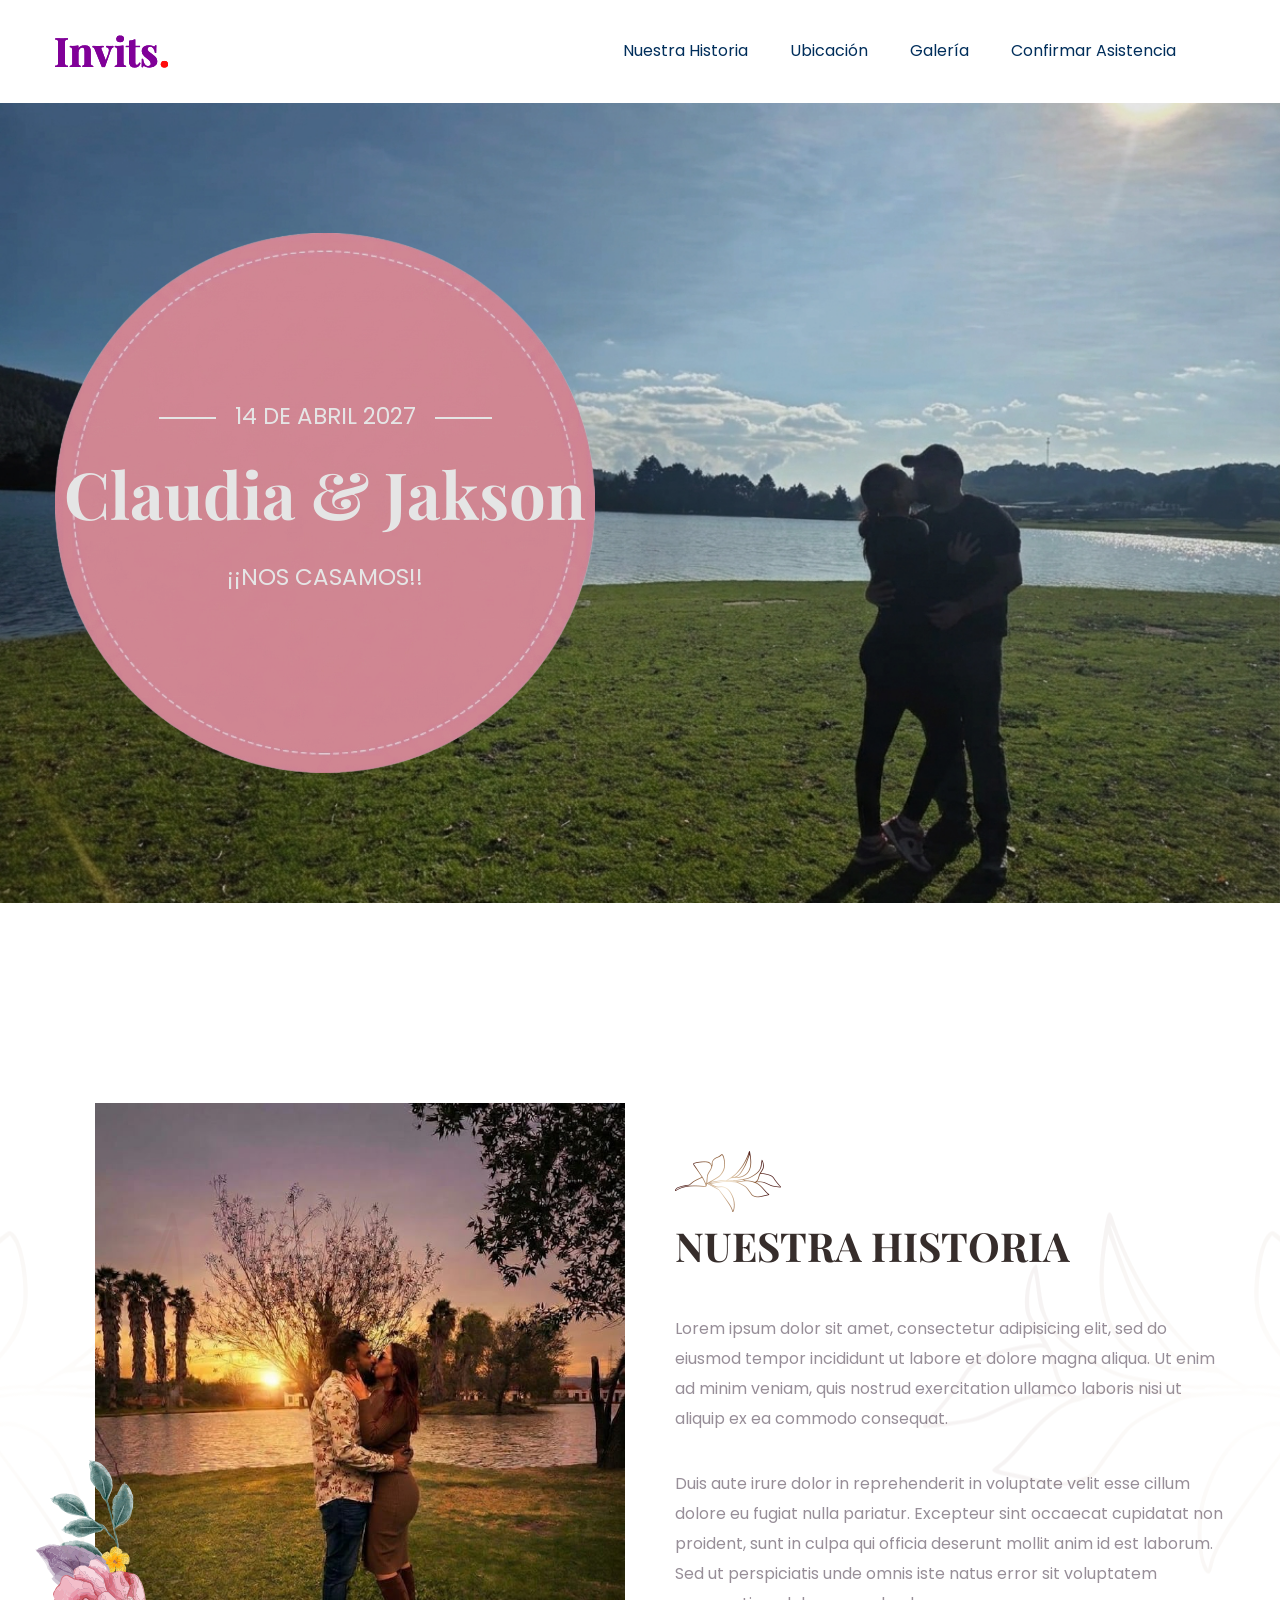
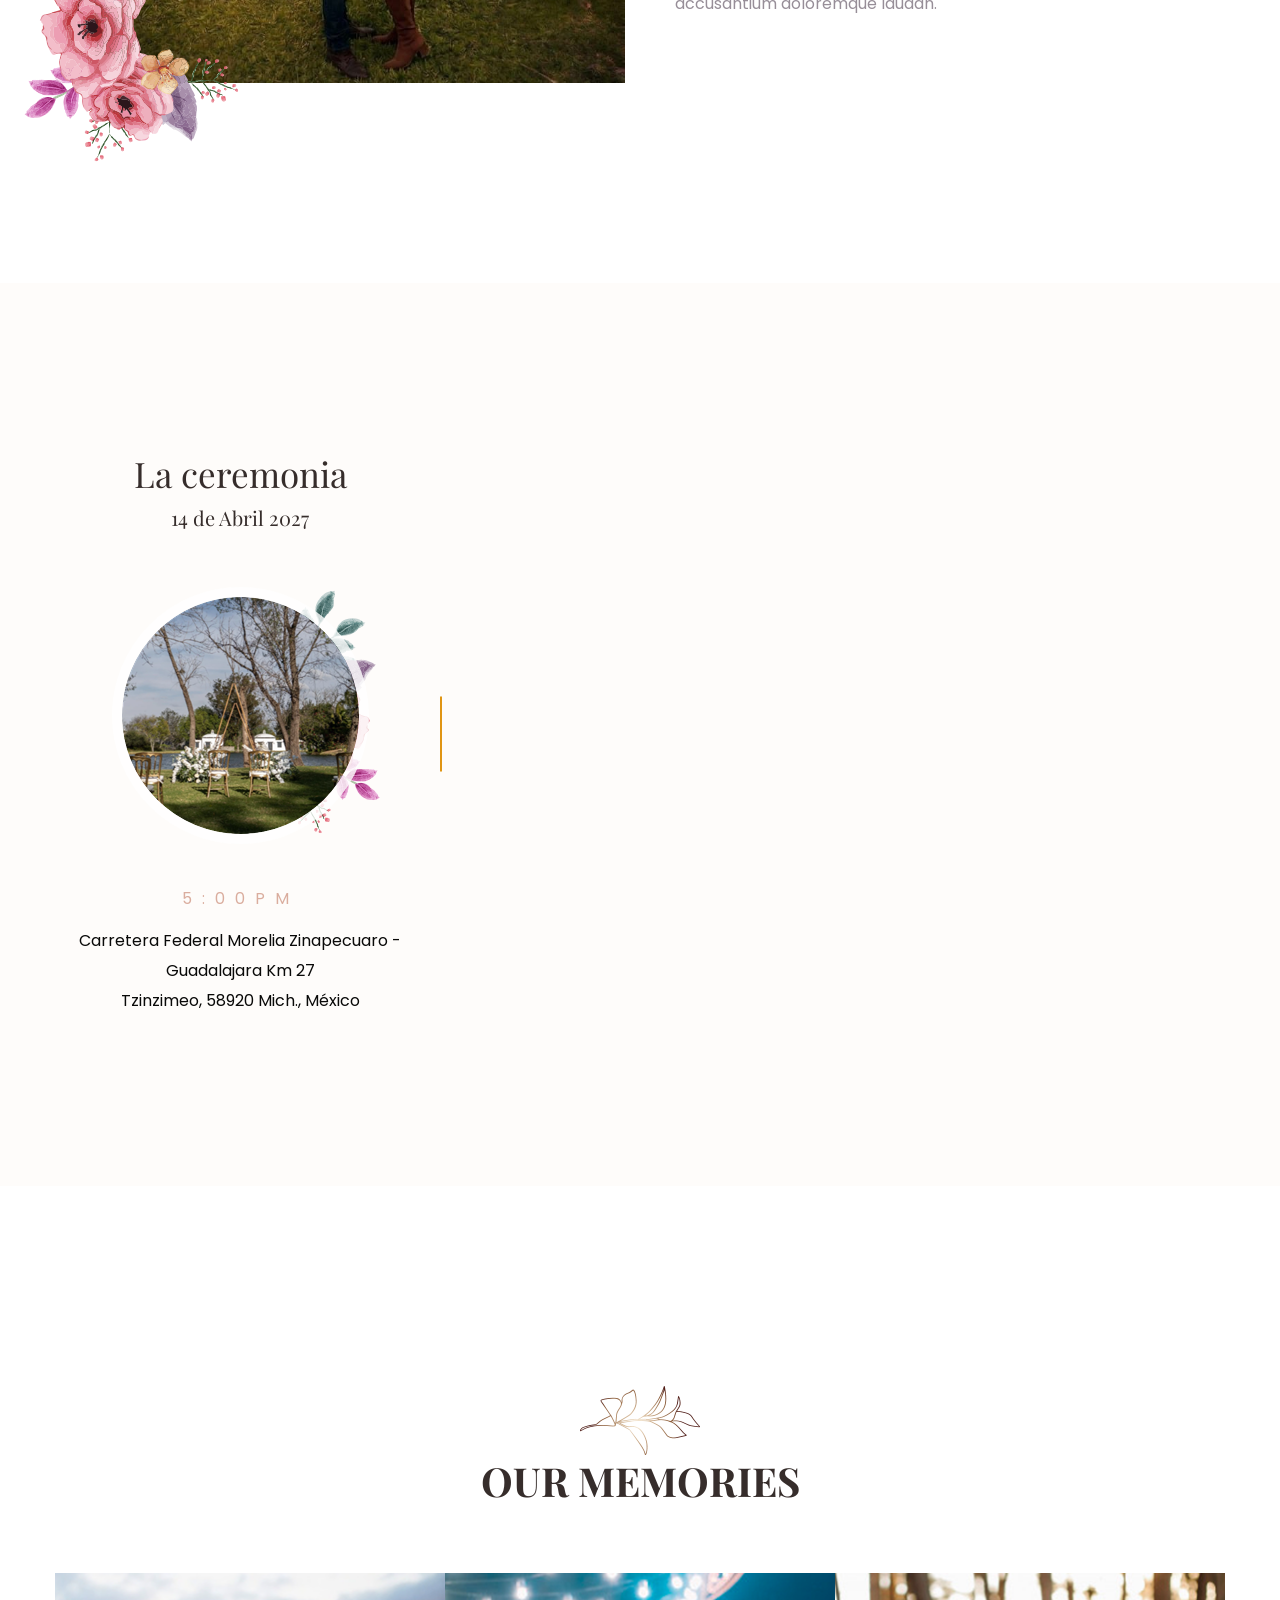
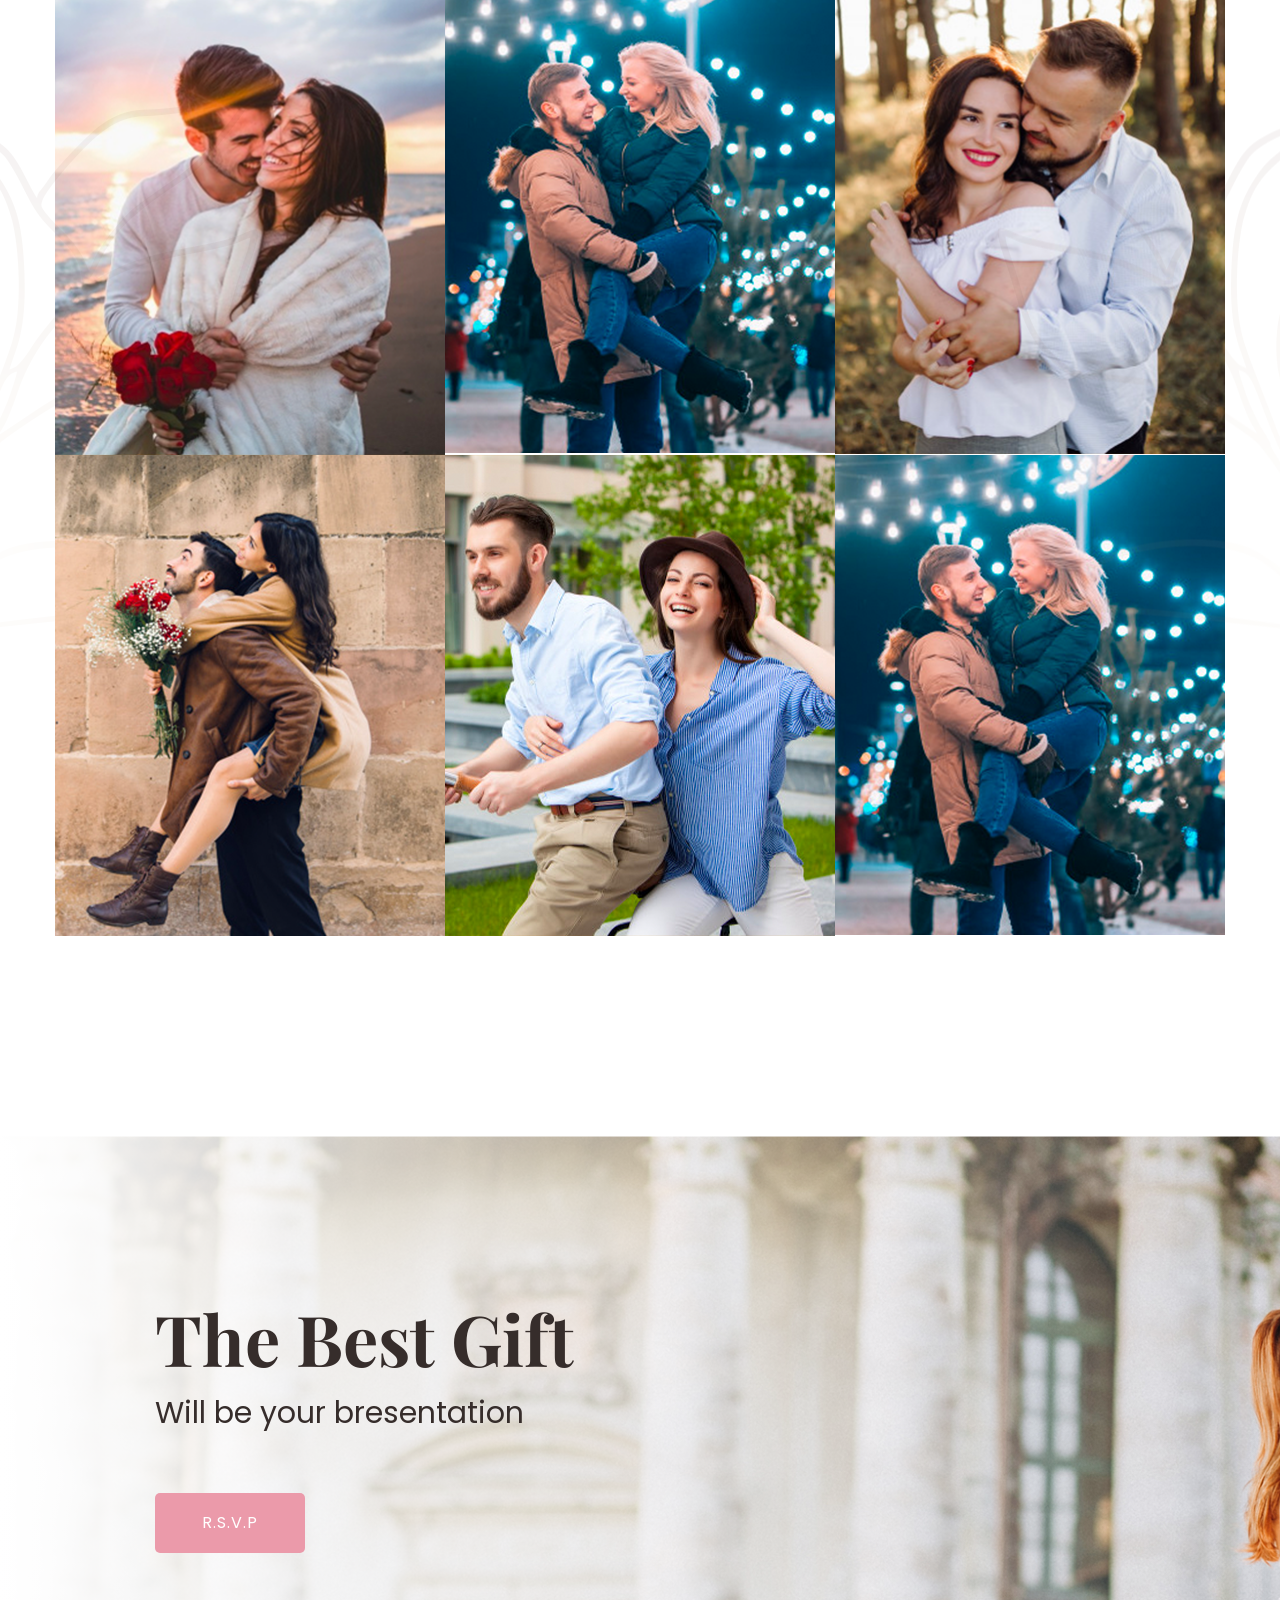
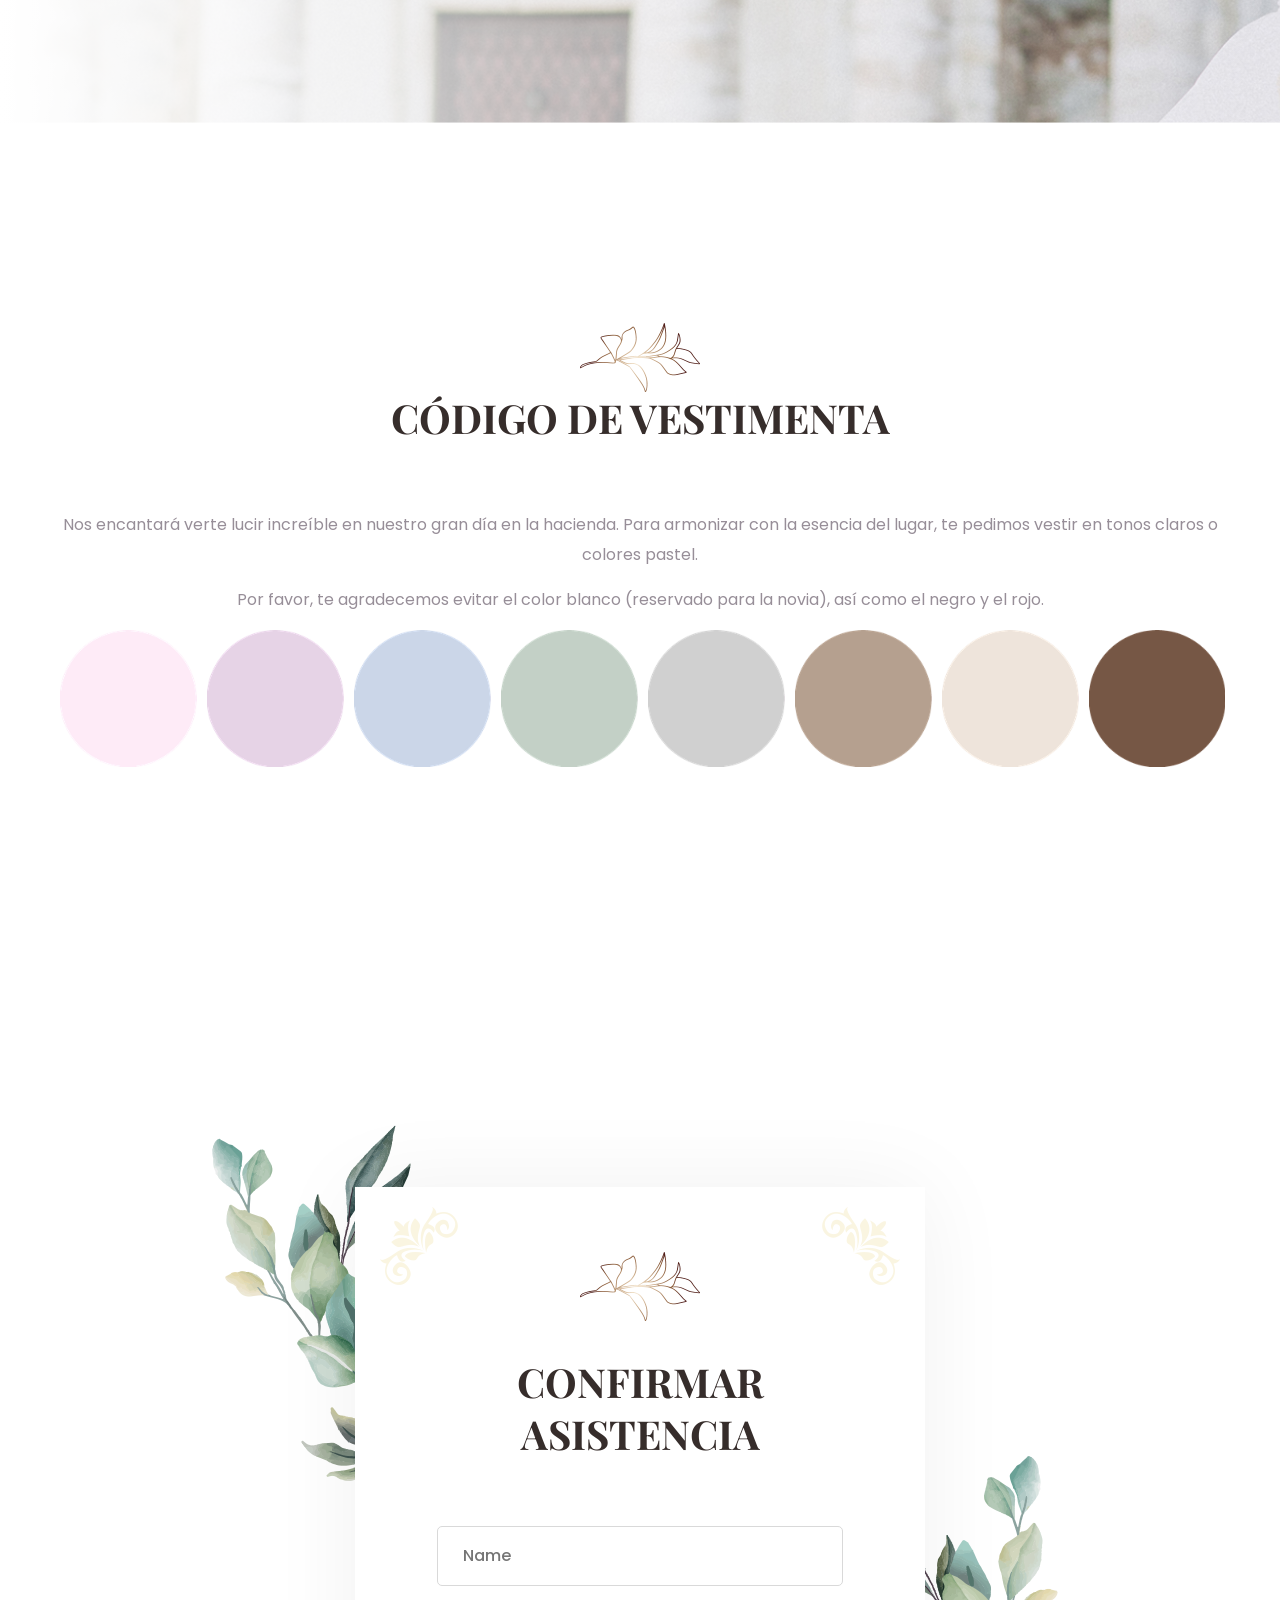
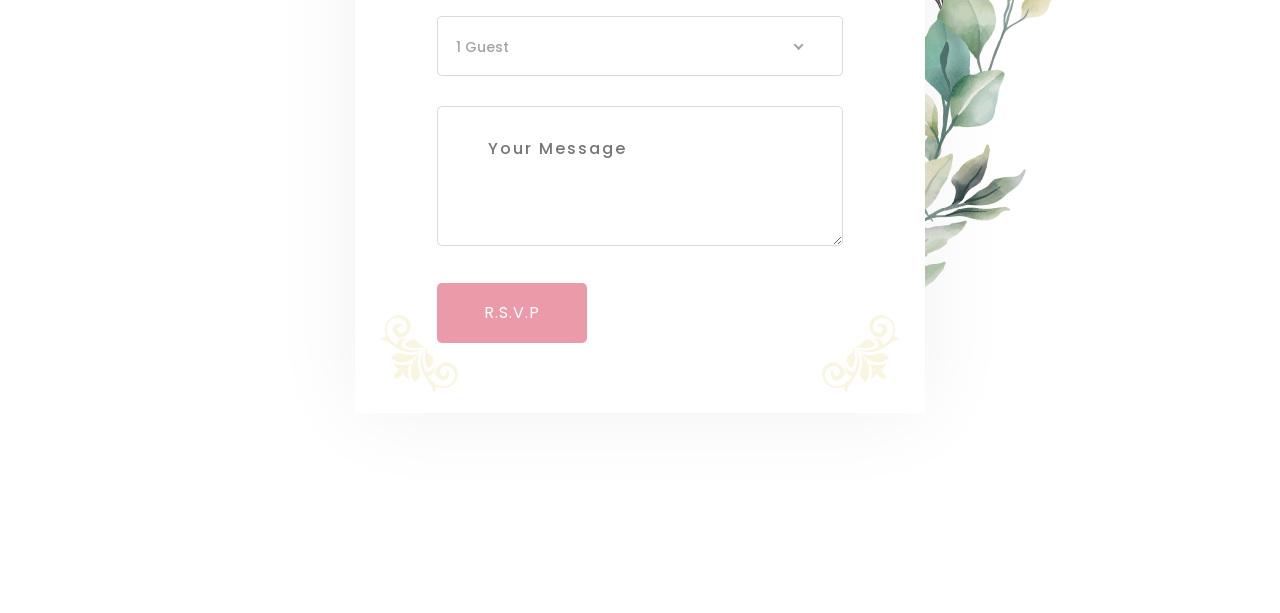
<file: index.html>
<!doctype html>
<html class="no-js" lang="zxx">
    <head>
        <meta charset="utf-8">
        <meta http-equiv="x-ua-compatible" content="ie=edge">
        <title>Wedding HTML-5 Template </title>
        <meta name="description" content="">
        <meta name="viewport" content="width=device-width, initial-scale=1">

        <link rel="manifest" href="site.webmanifest">
		<link rel="shortcut icon" type="image/x-icon" href="assets/img/favicon.ico">

		<!-- CSS here -->
            <link rel="stylesheet" href="assets/css/bootstrap.min.css">
            <link rel="stylesheet" href="assets/css/owl.carousel.min.css">
            <link rel="stylesheet" href="assets/css/flaticon.css">
            <link rel="stylesheet" href="assets/css/slicknav.css">
            <link rel="stylesheet" href="assets/css/animate.min.css">
            <link rel="stylesheet" href="assets/css/magnific-popup.css">
            <link rel="stylesheet" href="assets/css/fontawesome-all.min.css">
            <link rel="stylesheet" href="assets/css/themify-icons.css">
            <link rel="stylesheet" href="assets/css/slick.css">
            <link rel="stylesheet" href="assets/css/nice-select.css">
            <link rel="stylesheet" href="assets/css/style.css">
   </head>

   <body>
       
    <!-- Preloader Start -->
    <div id="preloader-active">
        <div class="preloader d-flex align-items-center justify-content-center">
            <div class="preloader-inner position-relative">
                <div class="preloader-circle"></div>
                <div class="preloader-img pere-text">
                    <img src="assets/img/logo/logo.png" alt="">
                </div>
            </div>
        </div>
    </div>
    <!-- Preloader Start -->

    <header>
        <!-- Header Start -->
       <div class="header-area">
            <div class="main-header header-sticky">
                <div class="container">
                    <div class="row align-items-center">
                        <!-- Logo -->
                        <div class="col-xl-2 col-lg-2 col-md-2">
                            <div class="logo">
                                <a href="index.html"><img src="assets/img/logo/logo.png" alt=""></a>
                            </div>
                        </div>
                        <div class="col-xl-10 col-lg-10 col-md-10">
                            <!-- Main-menu -->
                            <div class="main-menu f-right d-none d-lg-block">
                                <nav>                              
                                    <ul id="navigation">    
                                        <li><a href="our_story.html"> Nuestra Historia</a></li>
                                        <li><a href="location.html">Ubicación</a></li>
                                        <li><a href="gallery.html">Galería</a></li>
                                        <li><a href="booking.html">Confirmar Asistencia</a></li>
                                    </ul>
                                </nav>
                            </div>
                        </div> 
                        <!-- Mobile Menu -->
                        <div class="col-12">
                            <div class="mobile_menu d-block d-lg-none"></div>
                        </div>
                    </div>
                </div>
            </div>
       </div>
        <!-- Header End -->
    </header>

    <main>
        <!-- Slider Area Start-->
        <div class="slider-area ">
            <div class="slider-active">
                <div class="single-slider slider-height hero-overly d-flex align-items-center" data-background="assets/img/hero/homeHero_1.jpg">
                    <div class="container">
                        <div class="row d-flex align-items-center">
                            <div class="col-lg-7 col-md-9 ">
                                <div class="hero__caption text-center d-flex align-items-center caption-bg">
                                   <div class="circle-caption">
                                        <span  data-animation="fadeInUp" data-delay=".3s">14 de Abril  2027</span>
                                        <h1  data-animation="fadeInUp" data-delay=".5s">Claudia & Jakson</h1>
                                        <p  data-animation="fadeInUp" data-delay=".9s">¡¡Nos casamos!!</p>
                                   </div>
                                </div>
                            </div>
                        </div>
                    </div>
                </div>
                <div class="single-slider slider-height hero-overly d-flex align-items-center" data-background="assets/img/hero/homeHero_2.jpg">
                    <div class="container">
                        <div class="row d-flex align-items-center">
                            <div class="col-lg-7 col-md-9 ">
                                <div class="hero__caption text-center d-flex align-items-center caption-bg">
                                   <div class="circle-caption">
                                        <span  data-animation="fadeInUp" data-delay=".3s">14 de Abril  2027</span>
                                        <h1  data-animation="fadeInUp" data-delay=".5s">Claudia & Jakson</h1>
                                        <p  data-animation="fadeInUp" data-delay=".9s">¡¡Nos casamos!!</p>
                                   </div>
                                </div>
                            </div>
                        </div>
                    </div>
                </div>
            </div>
        </div>
        <!-- Slider Area End-->
        <!-- Nuestra Historia Start -->
        <div class="Our-story-area story-padding">
            <div class="container">
                <div class="row">
                    <div class="col-lg-6">
                        <div class="story-img mb-100">
                             <img src="assets/img/our_story/story-img.jpeg" class="story-imges" alt="">
                             <!-- shape flower -->
                             <div class="shape-flower-img">
                                <img src="assets/img/our_story/flower_top.png" class="flower-top" alt="">
                            </div>
                        </div>
                    </div>
                    <div class="col-lg-6">
                        <div class="story-caption">
                            <img src="assets/img/our_story/flower_right.png" alt="">
                            <h3>Nuestra Historia</h3>
                            <p class="story1">Lorem ipsum dolor sit amet, consectetur adipisicing elit, sed do eiusmod tempor incididunt ut labore et dolore magna aliqua. Ut enim ad minim veniam, quis nostrud exercitation ullamco laboris nisi ut aliquip ex ea commodo consequat.</p>
                            <p class="story2">Duis aute irure dolor in reprehenderit in voluptate velit esse cillum dolore eu fugiat nulla pariatur. Excepteur sint occaecat cupidatat non proident, sunt in culpa qui officia deserunt mollit anim id est laborum. Sed ut perspiciatis unde omnis iste natus error sit voluptatem accusantium doloremque laudan.</p>
                        </div>
                    </div>
                </div>
            </div>
            <!-- shape -->
            <div class="shape-flower d-none d-xl-block">
                <img src="assets/img/our_story/shape_left.png" class="flower1" alt="">
                <img src="assets/img/our_story/shape_right.png" class="flower2 " alt="">
            </div>
        </div>
        <!-- Nuestra Historia Ende -->
        <!-- Services Area Start-->
        <div class="service-area ">
            <div class="container">
                <div class="row">
                    <div class="col-lg-4">
                        <div class="singl-services text-center mb-60">
                            <div class="top-caption">
                                <h4>La ceremonia</h4>
                                <p>14 de Abril 2027</p>
                            </div>
                            <div class="services-img">
                                <img src="assets/img/service/service2.png" alt="">
                                <div class="back-flower">
                                    <img src="assets/img/service/services_flower1.png" alt="">
                                </div>
                            </div>
                            <div class="bottom-caption">
                                <span>5:00PM</span>
                                <p>Carretera Federal Morelia Zinapecuaro - Guadalajara Km 27 <br>Tzinzimeo, 58920 Mich., México
                                </p>
                            </div>
                        </div>
                    </div>
                    <div class="col-lg-8">
                        <!-- ================ Map ================= -->
                        <section class="contact-sections">
                            <div class="d-area">
                                <div id="map" style="height: 500px;">
                                    <iframe title="Mapa de la ubicación"
                                        src="https://www.google.com/maps/embed?pb=!1m14!1m8!1m3!1d7504.635655872568!2d-100.982745!3d19.868797!3m2!1i1024!2i768!4f13.1!3m3!1m2!1s0x842d11ff3b29a6d3%3A0x5093177ec70b36b0!2sHacienda%20Tzintzimeo!5e0!3m2!1ses!2smx!4v1795158953284!5m2!1ses!2smx"
                                        style="width: 100%; height: 100%; border: 0;" loading="lazy"
                                        referrerpolicy="strict-origin-when-cross-origin" allowfullscreen>
                                    </iframe>
                                </div>
                            </div>
                        </section>
                        <!-- ================ Map ================= -->
                    </div>
                </div>
            </div>
        </div>
        <!-- Services Area End-->
        <!-- our Memories start -->
        <div class="our-memories-area section-padding2">
            <div class="container">
                <!-- section tittle -->
                <div class="row ">
                    <div class="col-lg-12">
                        <div class="section-tittle text-center">
                            <img src="assets/img/memories/section_tittle_flowre.png" alt="">
                            <h2>OUR MEMORIES</h2>
                        </div>
                    </div>
                </div>
                <div class="row no-gutters">
                    <div class="col-lg-4 col-md-4">
                        <div class="memory">
                            <div class="memories-img">
                                <img src="assets/img/memories/memories1.jpg" alt="">
                                <div class="menorie-icon" href="assets/img/memories/memories1.jpg">
                                    <i class="ti-plus"></i>
                                </div>
                            </div>
                        </div>
                    </div> 
                    <div class="col-lg-4 col-md-4">
                        <div class="memory">
                            <div class="memories-img">
                                <img src="assets/img/memories/memories2.jpg" alt="">
                                <div class="menorie-icon" href="assets/img/memories/memories2.jpg">
                                    <i class="ti-plus"></i>
                                </div>
                            </div>
                        </div>
                    </div> 
                    <div class="col-lg-4 col-md-4">
                        <div class="memory">
                            <div class="memories-img">
                                <img src="assets/img/memories/memories3.jpg" alt="">
                                <div class="menorie-icon" href="assets/img/memories/memories3.jpg">
                                    <i class="ti-plus"></i>
                                </div>
                            </div>
                        </div>
                    </div>
                    <div class="col-lg-4 col-md-4">
                        <div class="memory">
                            <div class="memories-img">
                                <img src="assets/img/memories/memories4.jpg" alt="">
                                <div class="menorie-icon" href="assets/img/memories/memories4.jpg">
                                    <i class="ti-plus"></i>
                                </div>
                            </div>
                        </div>
                    </div>
                    <div class="col-lg-4 col-md-4">
                        <div class="memory">
                            <div class="memories-img">
                                <img src="assets/img/memories/memories5.jpg" alt="">
                                <div class="menorie-icon" href="assets/img/memories/memories5.jpg">
                                    <i class="ti-plus"></i>
                                </div>
                            </div>
                        </div>
                    </div>   
                    <div class="col-lg-4 col-md-4">
                        <div class="memory">
                            <div class="memories-img">
                                <img src="assets/img/memories/memories2.jpg" alt="">
                                <div class="menorie-icon" href="assets/img/memories/memories2.jpg">
                                    <i class="ti-plus"></i>
                                </div>
                            </div>
                        </div>
                    </div> 
                    
                </div>
            </div>
            <!-- Shape Img -->
            <div class="memories-shape d-none d-xl-block">
                <img src="assets/img/memories/left-img.png" class="memories-shape1" alt="">
                <img src="assets/img/memories/right-img.png" class="memories-shape2" alt="">
            </div>
        </div>
        <!-- our Memories End-->
        <!-- Gift Start -->
        <div class="gift-area gift-padding gift-overly" data-background="assets/img/memories/gft.jpg">
            <div class="container">
                <div class="row">
                    <div class=" offset-lg-1 col-12">
                        <div class="gift-caption">
                            <h2>The Best Gift</h2>
                            <p>Will be your bresentation</p>
                            <a href="#" class="btn">R.S.V.P</a>
                        </div>
                    </div>
                </div>
            </div>
        </div>
        <!-- Gift End -->


    

         <div class="brand-area section-padding2">
            <div class="container">
                 <!-- section tittle -->
                 <div class="row ">
                    <div class="col-lg-12">
                        <div class="section-tittle text-center">
                            <img src="assets/img/memories/section_tittle_flowre.png" alt="">
                            <h2>CÓDIGO DE VESTIMENTA</h2>
                            <p>Nos encantará verte lucir increíble en nuestro gran día en la hacienda. Para armonizar con la esencia del lugar, te pedimos vestir en tonos claros o colores pastel.</p>
                            <p>Por favor, te agradecemos evitar el color blanco (reservado para la novia), así como el negro y el rojo.</p>
                        </div>
                    </div>
                </div>
                <div class="brand-active">
                    <div class="single-brand">
                        <img src="assets/img/service/brand1.png" alt="">
                    </div>
                    <div class="single-brand">
                        <img src="assets/img/service/brand2.png" alt="">
                    </div>
                    <div class="single-brand">
                        <img src="assets/img/service/brand3.png" alt="">
                    </div>
                    <div class="single-brand">
                        <img src="assets/img/service/brand4.png" alt="">
                    </div>
                    <div class="single-brand">
                        <img src="assets/img/service/brand5.png" alt="">
                    </div>
                    <div class="single-brand">
                        <img src="assets/img/service/brand6.png" alt="">
                    </div>
                    <div class="single-brand">
                        <img src="assets/img/service/brand7.png" alt="">
                    </div>
                    <div class="single-brand">
                        <img src="assets/img/service/brand8.png" alt="">
                    </div>
                </div>
            </div>
        </div>

    </main>
      <!-- Contact form Start -->
        <div class="contact-form section-padding2 fix">
            <div class="container">
                <div class="row">
                    <div class="col-xl-6 col-lg-6 offset-lg-3 offset-xl-3">
                        <div class="form-wrapper">
                             <!-- section tittle -->
                            <div class="row ">
                                <div class="col-lg-12">
                                    <div class="section-tittle tittle-form text-center">
                                        <img src="assets/img/memories/section_tittle_flowre.png" alt="">
                                        <h2>Confirmar asistencia</h2>
                                    </div>
                                </div>
                            </div>
                            <form id="contact-form" action="#" method="POST">
                                <div class="row">
                                    <div class="col-lg-12">
                                        <div class="form-box mb-30">
                                            <input type="text" name="name" placeholder="Name">
                                        </div>
                                    </div>
                                    <div class="col-lg-12 mb-30">
                                        <div class="select-itms">
                                            <select name="select" id="select2">
                                                <option value="">1 Guest</option>
                                                <option value="">2 Guest</option>
                                                <option value="">3 Guest</option>
                                                <option value="">4 Guest</option>
                                            </select>
                                        </div>
                                    </div>
                                    <div class="col-lg-12">
                                        <div class="form-box message-icon mb-30">
                                            <textarea name="message" id="message" placeholder="Your Message"></textarea>
                                        </div>
                                    <div class="submit-info">
                                            <button class="btn2" type="submit">R.S.V.P</button>
                                    </div>
                                    </div>
                                </div>
                            </form>
                            <!-- Shape inner Flower -->
                            <div class="shape-inner-flower">
                                <img src="assets/img/flower/form-smoll-left.png" class="top1" alt="">
                                <img src="assets/img/flower/form-smoll-right.png" class="top2" alt="">
                                <img src="assets/img/flower/form-smoll-b-left.png"class="top3"  alt="">
                                <img src="assets/img/flower/form-smoll-b-right.png"class="top4"  alt="">
                            </div>
                            <!-- Shape outer Flower -->
                            <div class="shape-outer-flower">
                                <img src="assets/img/flower/from-top.png" class="outer-top" alt="">
                                <img src="assets/img/flower/from-bottom.png" class="outer-bottom" alt="">
                            </div>
                        </div>
                    </div>
                </div>
            </div>
        </div>
        <!-- Contact form End -->
   
   
	<!-- JS here -->
	
		<!-- All JS Custom Plugins Link Here here -->
        <script src="./assets/js/vendor/modernizr-3.5.0.min.js"></script>
		<!-- Jquery, Popper, Bootstrap -->
		<script src="./assets/js/vendor/jquery-1.12.4.min.js"></script>
        <script src="./assets/js/popper.min.js"></script>
        <script src="./assets/js/bootstrap.min.js"></script>
	    <!-- Jquery Mobile Menu -->
        <script src="./assets/js/jquery.slicknav.min.js"></script>

		<!-- Jquery Slick , Owl-Carousel Plugins -->
        <script src="./assets/js/owl.carousel.min.js"></script>
        <script src="./assets/js/slick.min.js"></script>
        <!-- Date Picker -->
        <script src="./assets/js/gijgo.min.js"></script>
		<!-- One Page, Animated-HeadLin -->
        <script src="./assets/js/wow.min.js"></script>
		<script src="./assets/js/animated.headline.js"></script>
        <script src="./assets/js/jquery.magnific-popup.js"></script>

		<!-- Scrollup, nice-select, sticky -->
        <script src="./assets/js/jquery.scrollUp.min.js"></script>
        <script src="./assets/js/jquery.nice-select.min.js"></script>
		<script src="./assets/js/jquery.sticky.js"></script>
        
        <!-- contact js -->
        <script src="./assets/js/contact.js"></script>
        <script src="./assets/js/jquery.form.js"></script>
        <script src="./assets/js/jquery.validate.min.js"></script>
        <script src="./assets/js/mail-script.js"></script>
        <script src="./assets/js/jquery.ajaxchimp.min.js"></script>
        
		<!-- Jquery Plugins, main Jquery -->	
        <script src="./assets/js/plugins.js"></script>
        <script src="./assets/js/main.js"></script>
        
    </body>
</html>
</file>
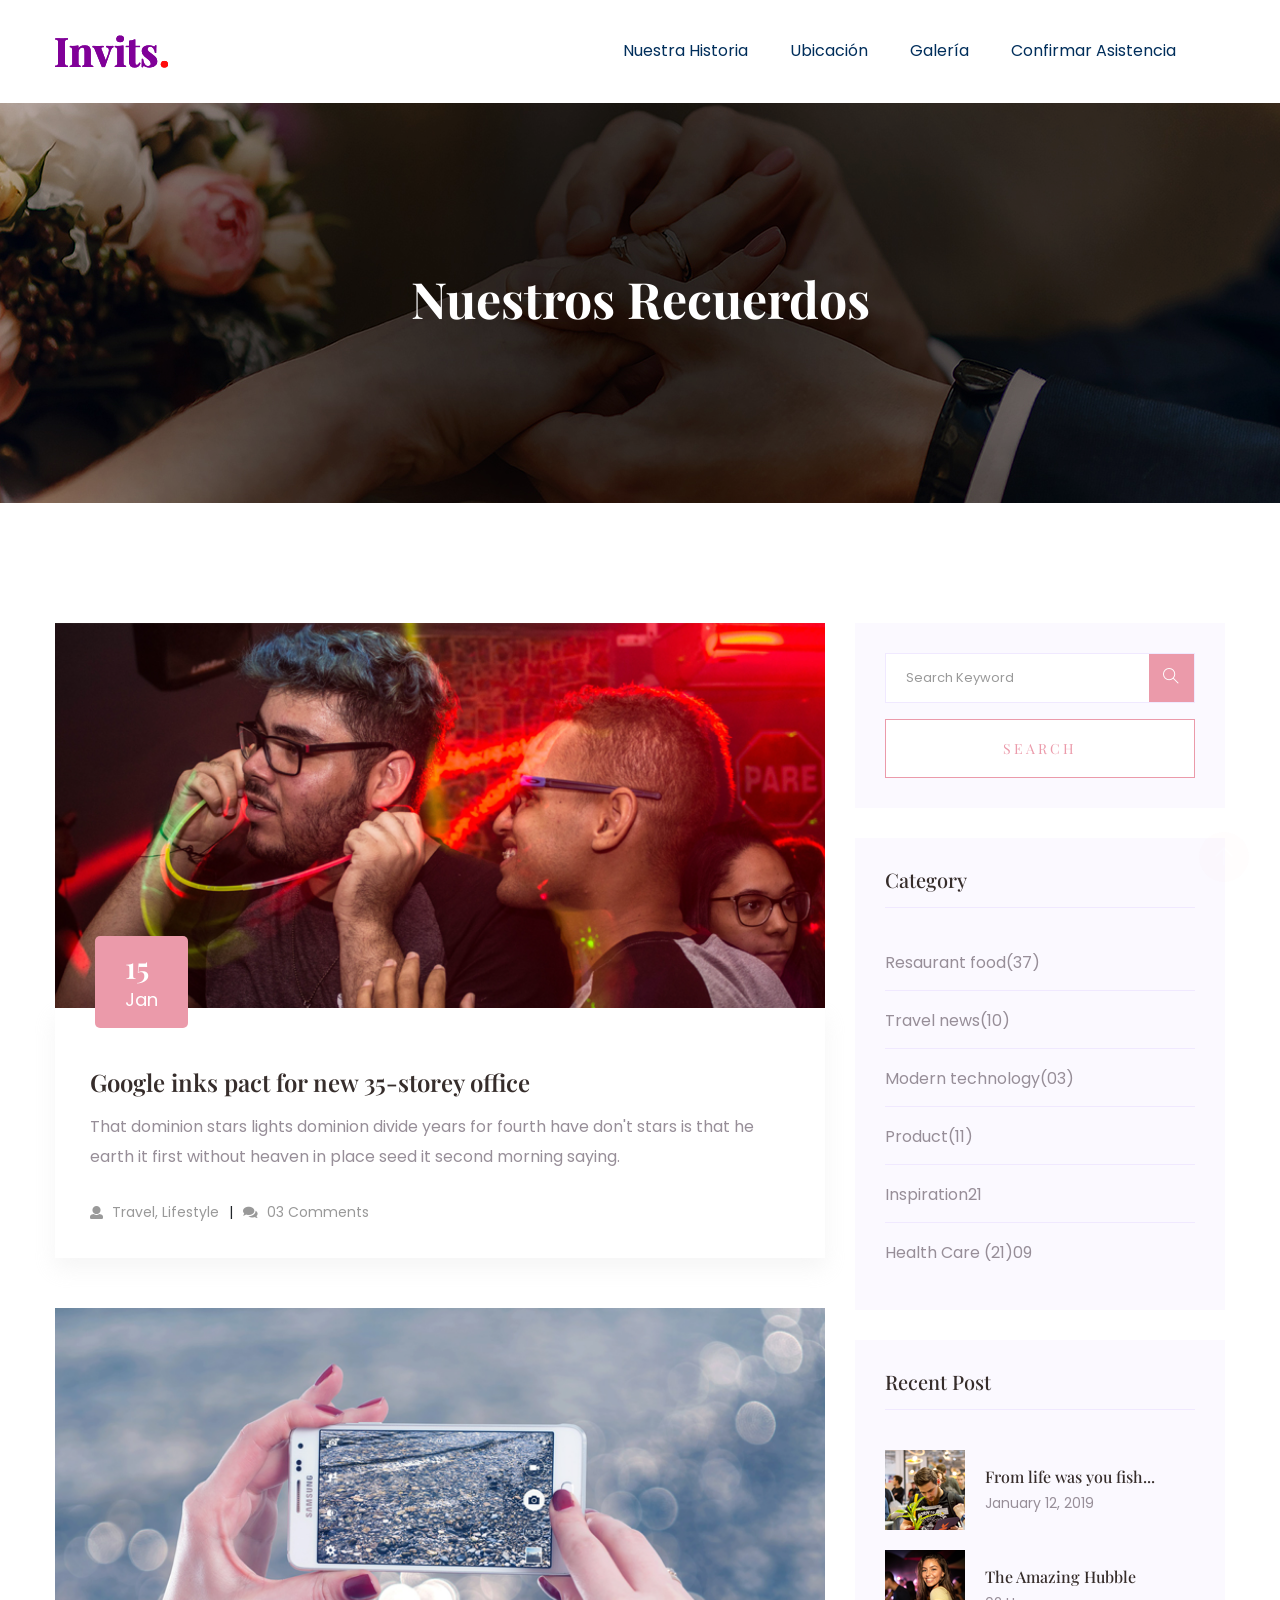
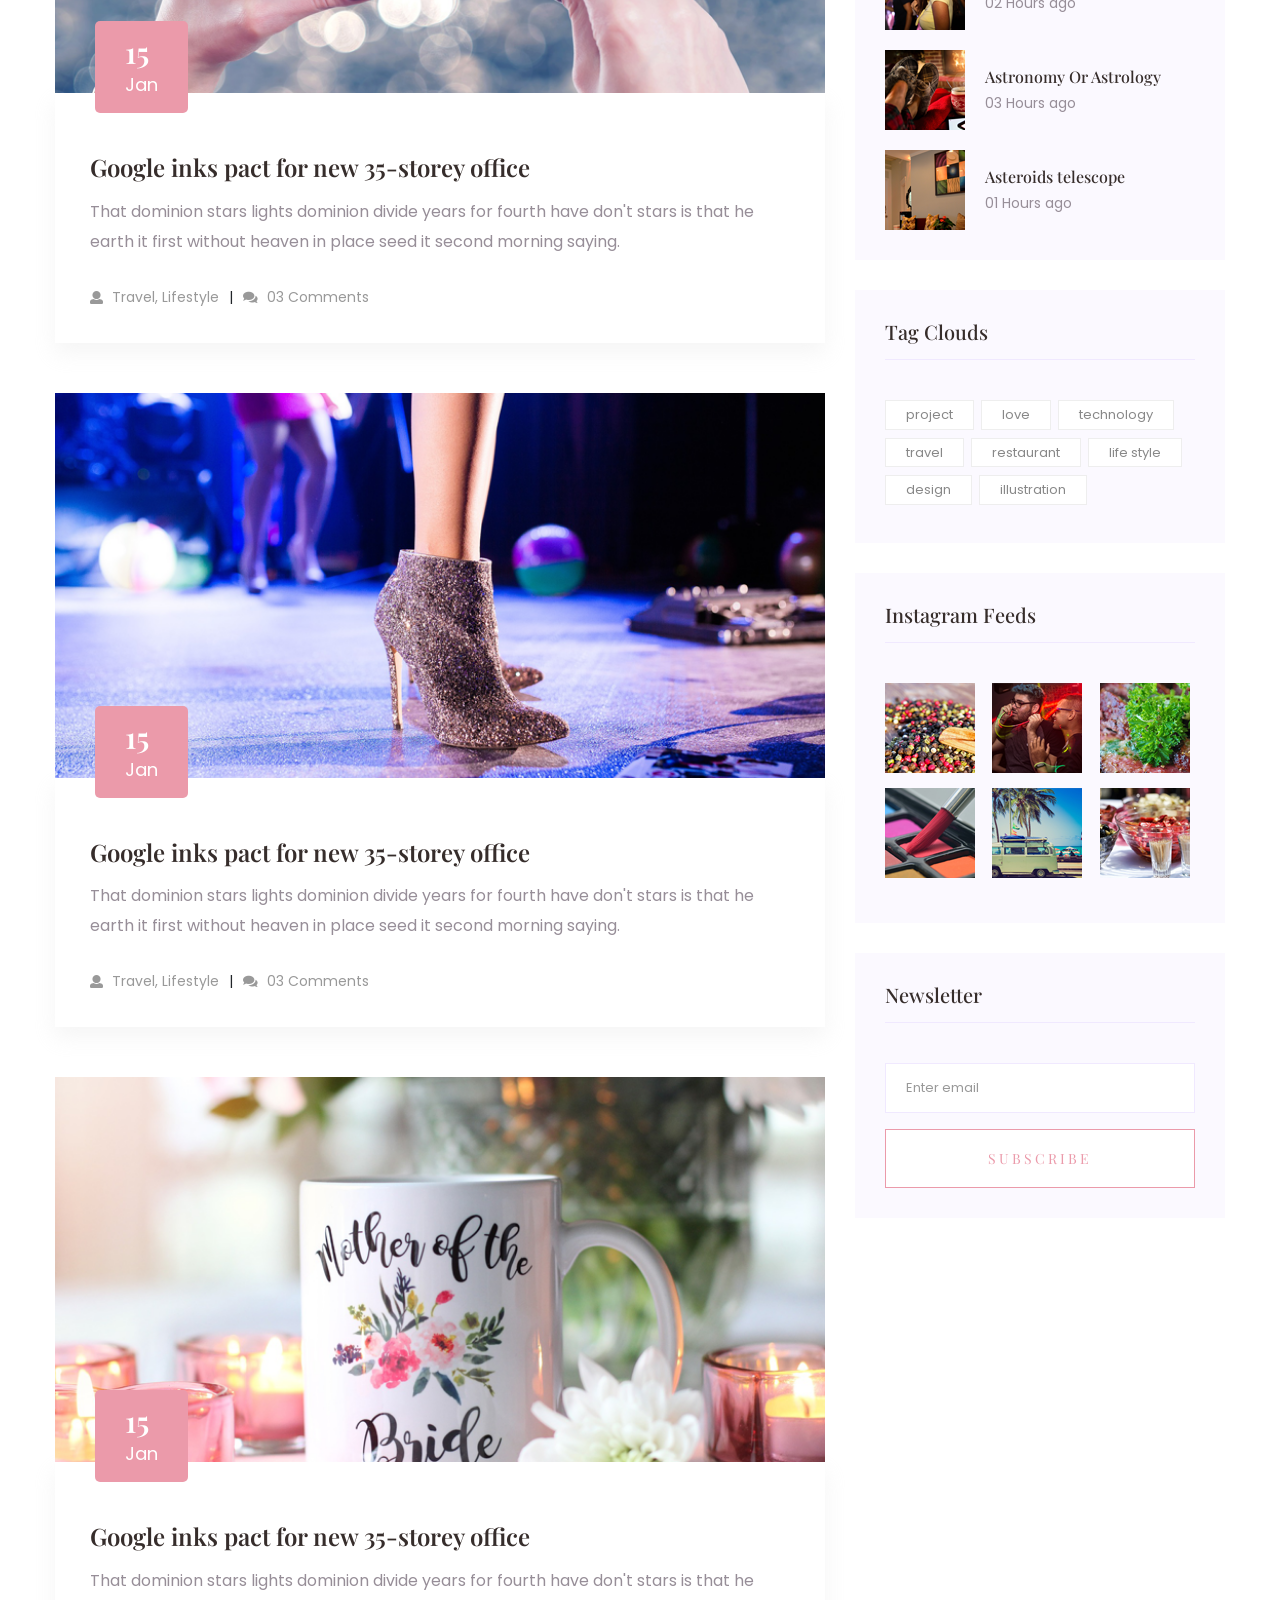
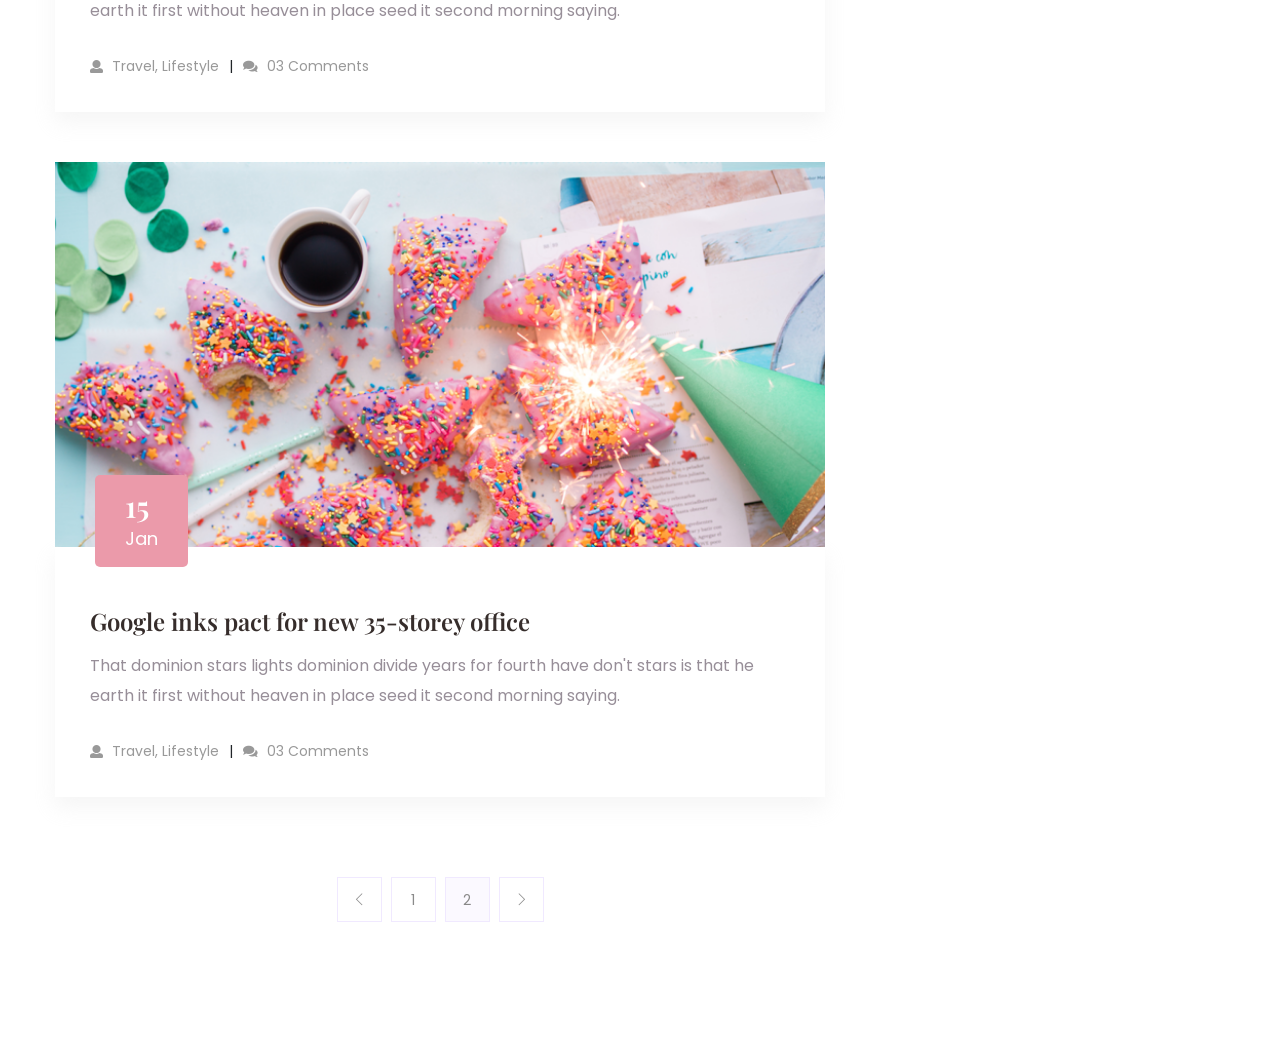
<file: blog.html>
<!doctype html>
<html class="no-js" lang="zxx">

<head>
    <meta charset="utf-8">
    <meta http-equiv="x-ua-compatible" content="ie=edge">
   <title>Wedding HTML-5 Template </title>
    <meta name="description" content="">
    <meta name="viewport" content="width=device-width, initial-scale=1">

    <!-- <link rel="manifest" href="site.webmanifest"> -->
    <link rel="shortcut icon" type="image/x-icon" href="assets/img/favicon.png">
    <!-- Place favicon.ico in the root directory -->
    
  <!-- CSS here -->
  <link rel="stylesheet" href="assets/css/bootstrap.min.css">
  <link rel="stylesheet" href="assets/css/owl.carousel.min.css">
  <link rel="stylesheet" href="assets/css/slicknav.css">
  <link rel="stylesheet" href="assets/css/animate.min.css">
  <link rel="stylesheet" href="assets/css/magnific-popup.css">
  <link rel="stylesheet" href="assets/css/fontawesome-all.min.css">
  <link rel="stylesheet" href="assets/css/themify-icons.css">
  <link rel="stylesheet" href="assets/css/themify-icons.css">
  <link rel="stylesheet" href="assets/css/slick.css">
  <link rel="stylesheet" href="assets/css/nice-select.css">
  <link rel="stylesheet" href="assets/css/style.css">
  <link rel="stylesheet" href="assets/css/responsive.css">
</head>

<body>
    
    <!-- Preloader Start -->
    <div id="preloader-active">
        <div class="preloader d-flex align-items-center justify-content-center">
            <div class="preloader-inner position-relative">
                <div class="preloader-circle"></div>
                <div class="preloader-img pere-text">
                    <img src="assets/img/logo/logo.png" alt="">
                </div>
            </div>
        </div>
    </div>
    <!-- Preloader Start-->

    <header>
        <!-- Header Start -->
       <div class="header-area">
            <div class="main-header header-sticky">
                <div class="container">
                    <div class="row align-items-center">
                        <!-- Logo -->
                        <div class="col-xl-2 col-lg-2 col-md-2">
                            <div class="logo">
                                <a href="index.html"><img src="assets/img/logo/logo.png" alt=""></a>
                            </div>
                        </div>
                        <div class="col-xl-10 col-lg-10 col-md-10">
                            <!-- Main-menu -->
                            <div class="main-menu f-right d-none d-lg-block">
                                <nav>                              
                                    <ul id="navigation">    
                                        <li><a href="our_story.html"> Nuestra Historia</a></li>
                                        <li><a href="location.html">Ubicación</a></li>
                                        <li><a href="gallery.html">Galería</a></li>
                                        <li><a href="booking.html">Confirmar Asistencia</a></li>
                                        
                                    </ul>
                                </nav>
                            </div>
                        </div> 
                        <!-- Mobile Menu -->
                        <div class="col-12">
                            <div class="mobile_menu d-block d-lg-none"></div>
                        </div>
                    </div>
                </div>
            </div>
       </div>
        <!-- Header End -->
    </header>

    <!-- slider Area Start-->
    <div class="slider-area ">
        <!-- Mobile Menu -->
        <div class="single-slider slider-height2  hero-overly d-flex align-items-center" data-background="assets/img/hero/about_hero.jpg">
            <div class="container">
                <div class="row">
                    <div class="col-xl-12">
                        <div class="hero-cap text-center">
                            <h2>Nuestros Recuerdos</h2>
                        </div>
                    </div>
                </div>
            </div>
        </div>
    </div>
    <!-- slider End -->

    <!--================Blog Area =================-->
    <section class="blog_area section-padding">
        <div class="container">
            <div class="row">
                <div class="col-lg-8 mb-5 mb-lg-0">
                    <div class="blog_left_sidebar">
                        <article class="blog_item">
                            <div class="blog_item_img">
                                <img class="card-img rounded-0" src="assets/img/blog/single_blog_1.png" alt="">
                                <a href="#" class="blog_item_date">
                                    <h3>15</h3>
                                    <p>Jan</p>
                                </a>
                            </div>

                            <div class="blog_details">
                                <a class="d-inline-block" href="single-blog.html">
                                    <h2>Google inks pact for new 35-storey office</h2>
                                </a>
                                <p>That dominion stars lights dominion divide years for fourth have don't stars is that
                                    he earth it first without heaven in place seed it second morning saying.</p>
                                <ul class="blog-info-link">
                                    <li><a href="#"><i class="fa fa-user"></i> Travel, Lifestyle</a></li>
                                    <li><a href="#"><i class="fa fa-comments"></i> 03 Comments</a></li>
                                </ul>
                            </div>
                        </article>

                        <article class="blog_item">
                            <div class="blog_item_img">
                                <img class="card-img rounded-0" src="assets/img/blog/single_blog_2.png" alt="">
                                <a href="#" class="blog_item_date">
                                    <h3>15</h3>
                                    <p>Jan</p>
                                </a>
                            </div>

                            <div class="blog_details">
                                <a class="d-inline-block" href="single-blog.html">
                                    <h2>Google inks pact for new 35-storey office</h2>
                                </a>
                                <p>That dominion stars lights dominion divide years for fourth have don't stars is that
                                    he earth it first without heaven in place seed it second morning saying.</p>
                                <ul class="blog-info-link">
                                    <li><a href="#"><i class="fa fa-user"></i> Travel, Lifestyle</a></li>
                                    <li><a href="#"><i class="fa fa-comments"></i> 03 Comments</a></li>
                                </ul>
                            </div>
                        </article>

                        <article class="blog_item">
                            <div class="blog_item_img">
                                <img class="card-img rounded-0" src="assets/img/blog/single_blog_3.png" alt="">
                                <a href="#" class="blog_item_date">
                                    <h3>15</h3>
                                    <p>Jan</p>
                                </a>
                            </div>

                            <div class="blog_details">
                                <a class="d-inline-block" href="single-blog.html">
                                    <h2>Google inks pact for new 35-storey office</h2>
                                </a>
                                <p>That dominion stars lights dominion divide years for fourth have don't stars is that
                                    he earth it first without heaven in place seed it second morning saying.</p>
                                <ul class="blog-info-link">
                                    <li><a href="#"><i class="fa fa-user"></i> Travel, Lifestyle</a></li>
                                    <li><a href="#"><i class="fa fa-comments"></i> 03 Comments</a></li>
                                </ul>
                            </div>
                        </article>

                        <article class="blog_item">
                            <div class="blog_item_img">
                                <img class="card-img rounded-0" src="assets/img/blog/single_blog_4.png" alt="">
                                <a href="#" class="blog_item_date">
                                    <h3>15</h3>
                                    <p>Jan</p>
                                </a>
                            </div>

                            <div class="blog_details">
                                <a class="d-inline-block" href="single-blog.html">
                                    <h2>Google inks pact for new 35-storey office</h2>
                                </a>
                                <p>That dominion stars lights dominion divide years for fourth have don't stars is that
                                    he earth it first without heaven in place seed it second morning saying.</p>
                                <ul class="blog-info-link">
                                    <li><a href="#"><i class="fa fa-user"></i> Travel, Lifestyle</a></li>
                                    <li><a href="#"><i class="fa fa-comments"></i> 03 Comments</a></li>
                                </ul>
                            </div>
                        </article>

                        <article class="blog_item">
                            <div class="blog_item_img">
                                <img class="card-img rounded-0" src="assets/img/blog/single_blog_5.png" alt="">
                                <a href="#" class="blog_item_date">
                                    <h3>15</h3>
                                    <p>Jan</p>
                                </a>
                            </div>

                            <div class="blog_details">
                                <a class="d-inline-block" href="single-blog.html">
                                    <h2>Google inks pact for new 35-storey office</h2>
                                </a>
                                <p>That dominion stars lights dominion divide years for fourth have don't stars is that
                                    he earth it first without heaven in place seed it second morning saying.</p>
                                <ul class="blog-info-link">
                                    <li><a href="#"><i class="fa fa-user"></i> Travel, Lifestyle</a></li>
                                    <li><a href="#"><i class="fa fa-comments"></i> 03 Comments</a></li>
                                </ul>
                            </div>
                        </article>

                        <nav class="blog-pagination justify-content-center d-flex">
                            <ul class="pagination">
                                <li class="page-item">
                                    <a href="#" class="page-link" aria-label="Previous">
                                        <i class="ti-angle-left"></i>
                                    </a>
                                </li>
                                <li class="page-item">
                                    <a href="#" class="page-link">1</a>
                                </li>
                                <li class="page-item active">
                                    <a href="#" class="page-link">2</a>
                                </li>
                                <li class="page-item">
                                    <a href="#" class="page-link" aria-label="Next">
                                        <i class="ti-angle-right"></i>
                                    </a>
                                </li>
                            </ul>
                        </nav>
                    </div>
                </div>
                <div class="col-lg-4">
                    <div class="blog_right_sidebar">
                        <aside class="single_sidebar_widget search_widget">
                            <form action="#">
                                <div class="form-group">
                                    <div class="input-group mb-3">
                                        <input type="text" class="form-control" placeholder='Search Keyword'
                                            onfocus="this.placeholder = ''"
                                            onblur="this.placeholder = 'Search Keyword'">
                                        <div class="input-group-append">
                                            <button class="btns" type="button"><i class="ti-search"></i></button>
                                        </div>
                                    </div>
                                </div>
                                <button class="button rounded-0 primary-bg text-white w-100 btn_1 boxed-btn"
                                    type="submit">Search</button>
                            </form>
                        </aside>

                        <aside class="single_sidebar_widget post_category_widget">
                            <h4 class="widget_title">Category</h4>
                            <ul class="list cat-list">
                                <li>
                                    <a href="#" class="d-flex">
                                        <p>Resaurant food</p>
                                        <p>(37)</p>
                                    </a>
                                </li>
                                <li>
                                    <a href="#" class="d-flex">
                                        <p>Travel news</p>
                                        <p>(10)</p>
                                    </a>
                                </li>
                                <li>
                                    <a href="#" class="d-flex">
                                        <p>Modern technology</p>
                                        <p>(03)</p>
                                    </a>
                                </li>
                                <li>
                                    <a href="#" class="d-flex">
                                        <p>Product</p>
                                        <p>(11)</p>
                                    </a>
                                </li>
                                <li>
                                    <a href="#" class="d-flex">
                                        <p>Inspiration</p>
                                        <p>21</p>
                                    </a>
                                </li>
                                <li>
                                    <a href="#" class="d-flex">
                                        <p>Health Care (21)</p>
                                        <p>09</p>
                                    </a>
                                </li>
                            </ul>
                        </aside>

                        <aside class="single_sidebar_widget popular_post_widget">
                            <h3 class="widget_title">Recent Post</h3>
                            <div class="media post_item">
                                <img src="assets/img/post/post_1.png" alt="post">
                                <div class="media-body">
                                    <a href="single-blog.html">
                                        <h3>From life was you fish...</h3>
                                    </a>
                                    <p>January 12, 2019</p>
                                </div>
                            </div>
                            <div class="media post_item">
                                <img src="assets/img/post/post_2.png" alt="post">
                                <div class="media-body">
                                    <a href="single-blog.html">
                                        <h3>The Amazing Hubble</h3>
                                    </a>
                                    <p>02 Hours ago</p>
                                </div>
                            </div>
                            <div class="media post_item">
                                <img src="assets/img/post/post_3.png" alt="post">
                                <div class="media-body">
                                    <a href="single-blog.html">
                                        <h3>Astronomy Or Astrology</h3>
                                    </a>
                                    <p>03 Hours ago</p>
                                </div>
                            </div>
                            <div class="media post_item">
                                <img src="assets/img/post/post_4.png" alt="post">
                                <div class="media-body">
                                    <a href="single-blog.html">
                                        <h3>Asteroids telescope</h3>
                                    </a>
                                    <p>01 Hours ago</p>
                                </div>
                            </div>
                        </aside>
                        <aside class="single_sidebar_widget tag_cloud_widget">
                            <h4 class="widget_title">Tag Clouds</h4>
                            <ul class="list">
                                <li>
                                    <a href="#">project</a>
                                </li>
                                <li>
                                    <a href="#">love</a>
                                </li>
                                <li>
                                    <a href="#">technology</a>
                                </li>
                                <li>
                                    <a href="#">travel</a>
                                </li>
                                <li>
                                    <a href="#">restaurant</a>
                                </li>
                                <li>
                                    <a href="#">life style</a>
                                </li>
                                <li>
                                    <a href="#">design</a>
                                </li>
                                <li>
                                    <a href="#">illustration</a>
                                </li>
                            </ul>
                        </aside>


                        <aside class="single_sidebar_widget instagram_feeds">
                            <h4 class="widget_title">Instagram Feeds</h4>
                            <ul class="instagram_row flex-wrap">
                                <li>
                                    <a href="#">
                                        <img class="img-fluid" src="assets/img/post/post_5.png" alt="">
                                    </a>
                                </li>
                                <li>
                                    <a href="#">
                                        <img class="img-fluid" src="assets/img/post/post_6.png" alt="">
                                    </a>
                                </li>
                                <li>
                                    <a href="#">
                                        <img class="img-fluid" src="assets/img/post/post_7.png" alt="">
                                    </a>
                                </li>
                                <li>
                                    <a href="#">
                                        <img class="img-fluid" src="assets/img/post/post_8.png" alt="">
                                    </a>
                                </li>
                                <li>
                                    <a href="#">
                                        <img class="img-fluid" src="assets/img/post/post_9.png" alt="">
                                    </a>
                                </li>
                                <li>
                                    <a href="#">
                                        <img class="img-fluid" src="assets/img/post/post_10.png" alt="">
                                    </a>
                                </li>
                            </ul>
                        </aside>


                        <aside class="single_sidebar_widget newsletter_widget">
                            <h4 class="widget_title">Newsletter</h4>

                            <form action="#">
                                <div class="form-group">
                                    <input type="email" class="form-control" onfocus="this.placeholder = ''"
                                        onblur="this.placeholder = 'Enter email'" placeholder='Enter email' required>
                                </div>
                                <button class="button rounded-0 primary-bg text-white w-100 btn_1 boxed-btn"
                                    type="submit">Subscribe</button>
                            </form>
                        </aside>
                    </div>
                </div>
            </div>
        </div>
    </section>
    <!--================Blog Area =================-->

    
<!-- JS here -->
	
		<!-- All JS Custom Plugins Link Here here -->
        <script src="./assets/js/vendor/modernizr-3.5.0.min.js"></script>
		
		<!-- Jquery, Popper, Bootstrap -->
		<script src="./assets/js/vendor/jquery-1.12.4.min.js"></script>
        <script src="./assets/js/popper.min.js"></script>
        <script src="./assets/js/bootstrap.min.js"></script>
	    <!-- Jquery Mobile Menu -->
        <script src="./assets/js/jquery.slicknav.min.js"></script>

		<!-- Jquery Slick , Owl-Carousel Plugins -->
        <script src="./assets/js/owl.carousel.min.js"></script>
        <script src="./assets/js/slick.min.js"></script>

		<!-- One Page, Animated-HeadLin -->
        <script src="./assets/js/wow.min.js"></script>
		<script src="./assets/js/animated.headline.js"></script>
		
		<!-- Scrollup, nice-select, sticky -->
        <script src="./assets/js/jquery.scrollUp.min.js"></script>
        <script src="./assets/js/jquery.nice-select.min.js"></script>
		<script src="./assets/js/jquery.sticky.js"></script>
        <script src="./assets/js/jquery.magnific-popup.js"></script>

        <!-- contact js -->
        <script src="./assets/js/contact.js"></script>
        <script src="./assets/js/jquery.form.js"></script>
        <script src="./assets/js/jquery.validate.min.js"></script>
        <script src="./assets/js/mail-script.js"></script>
        <script src="./assets/js/jquery.ajaxchimp.min.js"></script>
        
		<!-- Jquery Plugins, main Jquery -->	
        <script src="./assets/js/plugins.js"></script>
        <script src="./assets/js/main.js"></script>

</body>
</html>
</file>
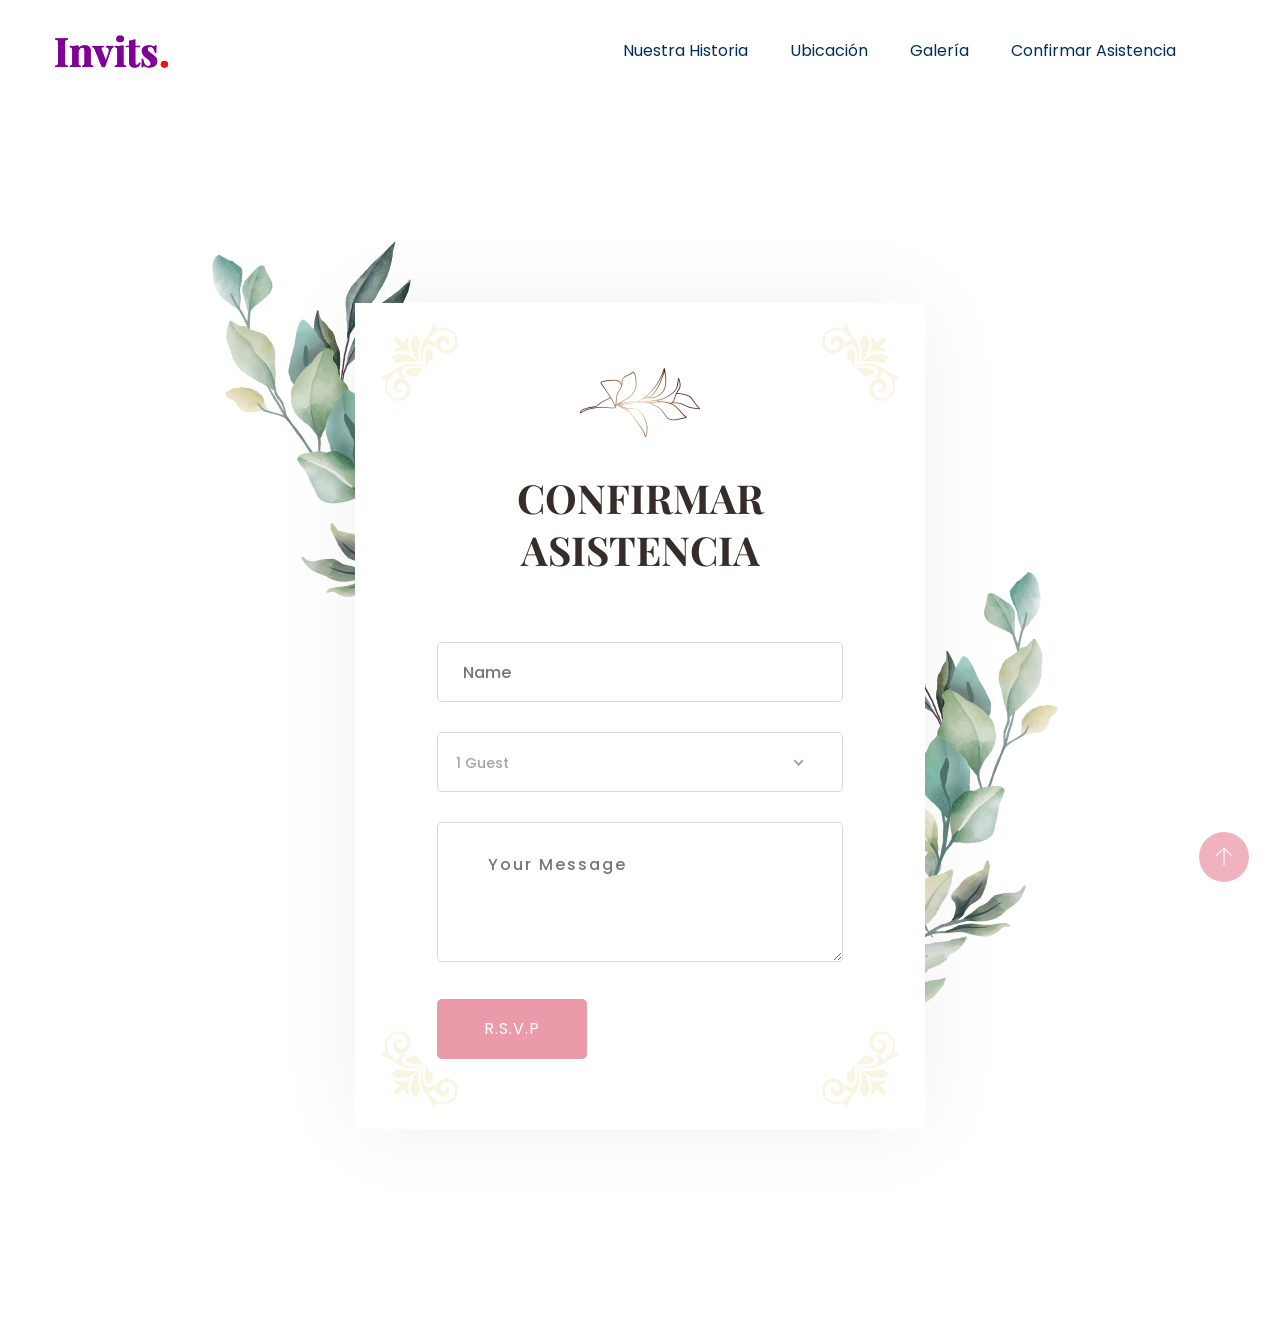
<file: booking.html>
<!doctype html>
<html class="no-js" lang="zxx">
    <head>
        <meta charset="utf-8">
        <meta http-equiv="x-ua-compatible" content="ie=edge">
        <title>Wedding HTML-5 Template </title>
        <meta name="description" content="">
        <meta name="viewport" content="width=device-width, initial-scale=1">

        <link rel="manifest" href="site.webmanifest">
		<link rel="shortcut icon" type="image/x-icon" href="assets/img/favicon.ico">

		<!-- CSS here -->
            <link rel="stylesheet" href="assets/css/bootstrap.min.css">
            <link rel="stylesheet" href="assets/css/owl.carousel.min.css">
            <link rel="stylesheet" href="assets/css/flaticon.css">
            <link rel="stylesheet" href="assets/css/slicknav.css">
            <link rel="stylesheet" href="assets/css/animate.min.css">
            <link rel="stylesheet" href="assets/css/magnific-popup.css">
            <link rel="stylesheet" href="assets/css/fontawesome-all.min.css">
            <link rel="stylesheet" href="assets/css/themify-icons.css">
            <link rel="stylesheet" href="assets/css/slick.css">
            <link rel="stylesheet" href="assets/css/nice-select.css">
            <link rel="stylesheet" href="assets/css/style.css">
            <link rel="stylesheet" href="assets/css/responsive.css">
   </head>

   <body>
       
    <!-- Preloader Start -->
    <div id="preloader-active">
        <div class="preloader d-flex align-items-center justify-content-center">
            <div class="preloader-inner position-relative">
                <div class="preloader-circle"></div>
                <div class="preloader-img pere-text">
                    <img src="assets/img/logo/logo.png" alt="">
                </div>
            </div>
        </div>
    </div>
    <!-- Preloader Start -->
    <header>
        <!-- Header Start -->
       <div class="header-area">
            <div class="main-header header-sticky">
                <div class="container">
                    <div class="row align-items-center">
                        <!-- Logo -->
                        <div class="col-xl-2 col-lg-2 col-md-2">
                            <div class="logo">
                                <a href="index.html"><img src="assets/img/logo/logo.png" alt=""></a>
                            </div>
                        </div>
                        <div class="col-xl-10 col-lg-10 col-md-10">
                            <!-- Main-menu -->
                            <div class="main-menu f-right d-none d-lg-block">
                                <nav>                              
                                    <ul id="navigation">    
                                        <li><a href="our_story.html"> Nuestra Historia</a></li>
                                        <li><a href="location.html">Ubicación</a></li>
                                        <li><a href="gallery.html">Galería</a></li>
                                        <li><a href="booking.html">Confirmar Asistencia</a></li>
                                   </ul>
                                </nav>
                            </div>
                        </div> 
                        <!-- Mobile Menu -->
                        <div class="col-12">
                            <div class="mobile_menu d-block d-lg-none"></div>
                        </div>
                    </div>
                </div>
            </div>
       </div>
        <!-- Header End -->
    </header>

    <main>
         <!-- Contact form Start -->
        <div class="contact-form section-padding2 fix">
            <div class="container">
                <div class="row">
                    <div class="col-xl-6 col-lg-6 offset-lg-3 offset-xl-3">
                        <div class="form-wrapper">
                             <!-- section tittle -->
                            <div class="row ">
                                <div class="col-lg-12">
                                    <div class="section-tittle tittle-form text-center">
                                        <img src="assets/img/memories/section_tittle_flowre.png" alt="">
                                        <h2>Confirmar asistencia</h2>
                                    </div>
                                </div>
                            </div>
                            <form id="contact-form" action="#" method="POST">
                                <div class="row">
                                    <div class="col-lg-12">
                                        <div class="form-box mb-30">
                                            <input type="text" name="name" placeholder="Name">
                                        </div>
                                    </div>
                                    <div class="col-lg-12 mb-30">
                                        <div class="select-itms">
                                            <select name="select" id="select2">
                                                <option value="">1 Guest</option>
                                                <option value="">2 Guest</option>
                                                <option value="">3 Guest</option>
                                                <option value="">4 Guest</option>
                                            </select>
                                        </div>
                                    </div>
                                    <div class="col-lg-12">
                                        <div class="form-box message-icon mb-30">
                                            <textarea name="message" id="message" placeholder="Your Message"></textarea>
                                        </div>
                                    <div class="submit-info">
                                            <button class="btn2" type="submit">R.S.V.P</button>
                                    </div>
                                    </div>
                                </div>
                            </form>
                            <!-- Shape inner Flower -->
                            <div class="shape-inner-flower">
                                <img src="assets/img/flower/form-smoll-left.png" class="top1" alt="">
                                <img src="assets/img/flower/form-smoll-right.png" class="top2" alt="">
                                <img src="assets/img/flower/form-smoll-b-left.png"class="top3"  alt="">
                                <img src="assets/img/flower/form-smoll-b-right.png"class="top4"  alt="">
                            </div>
                            <!-- Shape outer Flower -->
                            <div class="shape-outer-flower">
                                <img src="assets/img/flower/from-top.png" class="outer-top" alt="">
                                <img src="assets/img/flower/from-bottom.png" class="outer-bottom" alt="">
                            </div>
                        </div>
                    </div>
                </div>
            </div>
        </div>
        <!-- Contact form End -->
    </main>
   
   
	<!-- JS here -->
	
		<!-- All JS Custom Plugins Link Here here -->
        <script src="./assets/js/vendor/modernizr-3.5.0.min.js"></script>
		
		<!-- Jquery, Popper, Bootstrap -->
		<script src="./assets/js/vendor/jquery-1.12.4.min.js"></script>
        <script src="./assets/js/popper.min.js"></script>
        <script src="./assets/js/bootstrap.min.js"></script>
	    <!-- Jquery Mobile Menu -->
        <script src="./assets/js/jquery.slicknav.min.js"></script>

		<!-- Jquery Slick , Owl-Carousel Plugins -->
        <script src="./assets/js/owl.carousel.min.js"></script>
        <script src="./assets/js/slick.min.js"></script>
        <!-- Date Picker -->
        <script src="./assets/js/gijgo.min.js"></script>
		<!-- One Page, Animated-HeadLin -->
        <script src="./assets/js/wow.min.js"></script>
		<script src="./assets/js/animated.headline.js"></script>
        <script src="./assets/js/jquery.magnific-popup.js"></script>

		<!-- Scrollup, nice-select, sticky -->
        <script src="./assets/js/jquery.scrollUp.min.js"></script>
        <script src="./assets/js/jquery.nice-select.min.js"></script>
		<script src="./assets/js/jquery.sticky.js"></script>
        
        <!-- contact js -->
        <script src="./assets/js/contact.js"></script>
        <script src="./assets/js/jquery.form.js"></script>
        <script src="./assets/js/jquery.validate.min.js"></script>
        <script src="./assets/js/mail-script.js"></script>
        <script src="./assets/js/jquery.ajaxchimp.min.js"></script>
        
		<!-- Jquery Plugins, main Jquery -->	
        <script src="./assets/js/plugins.js"></script>
        <script src="./assets/js/main.js"></script>
        
    </body>
</html>
</file>
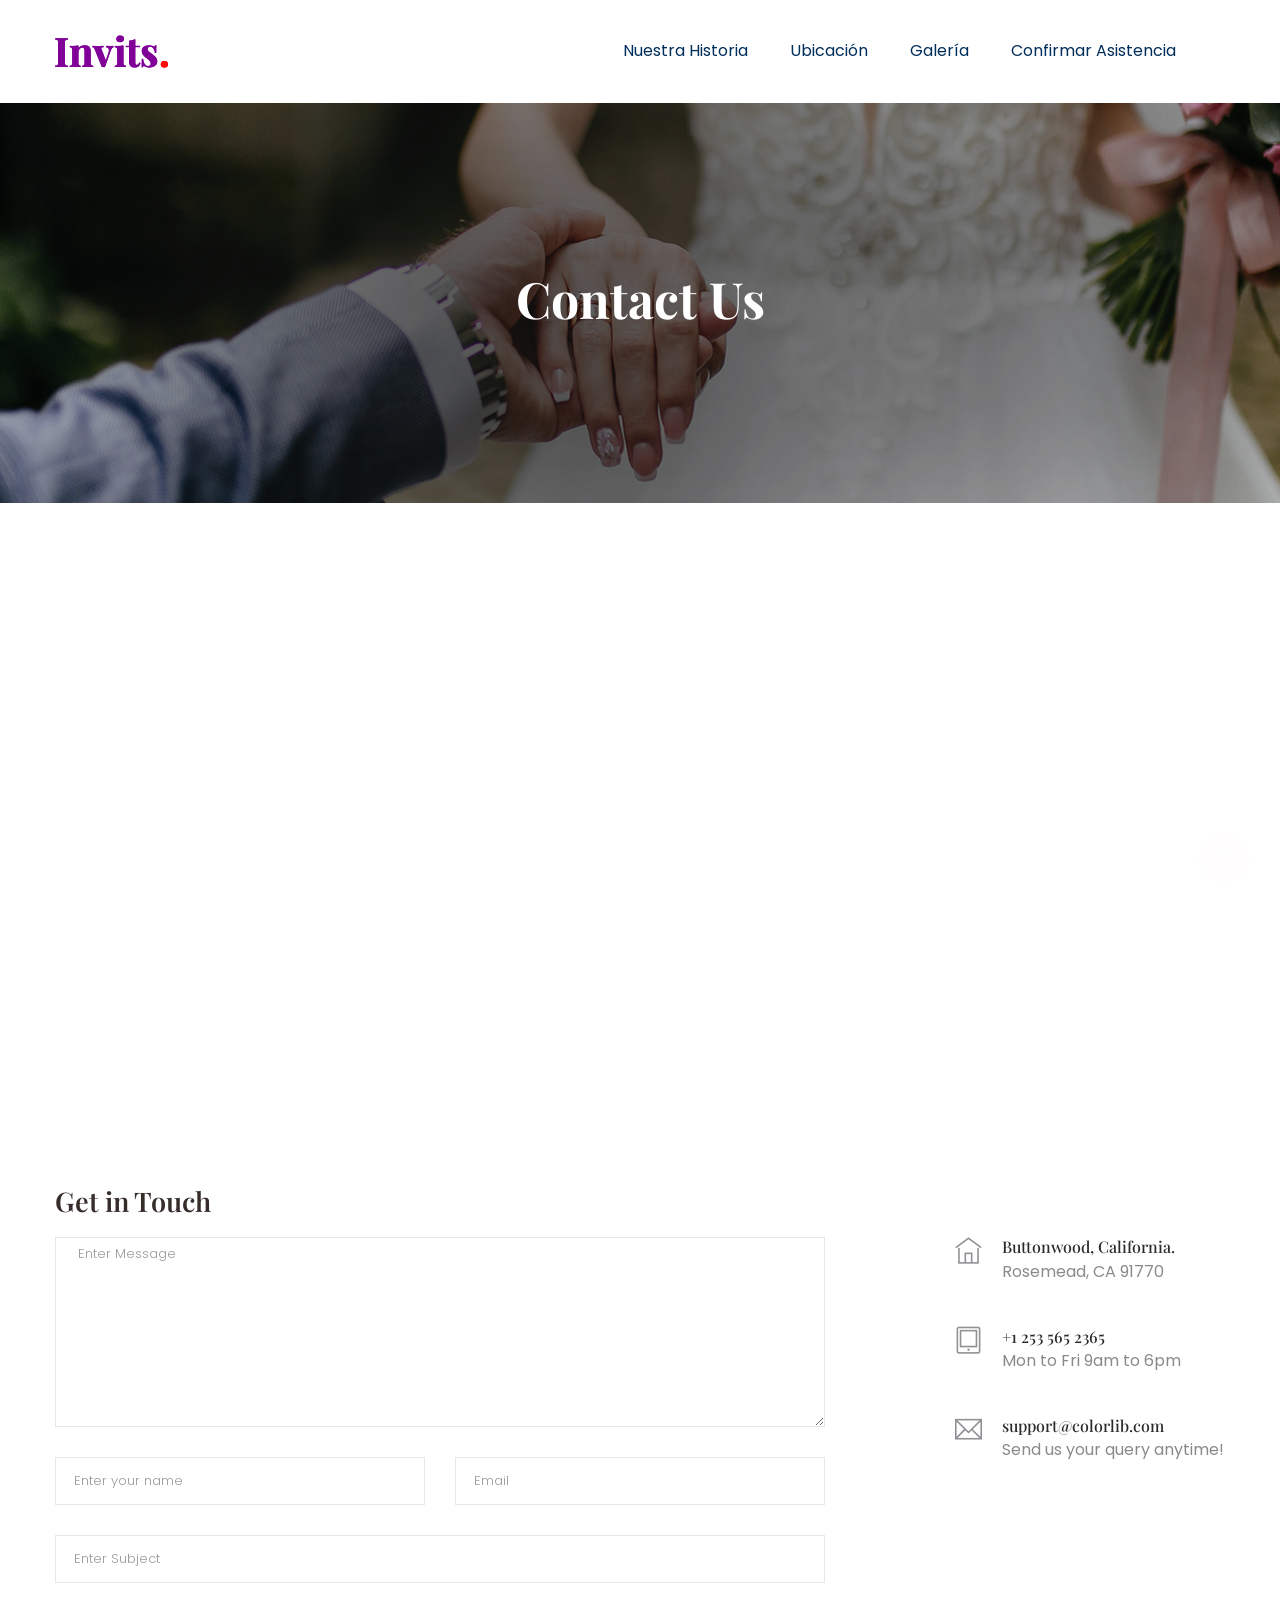
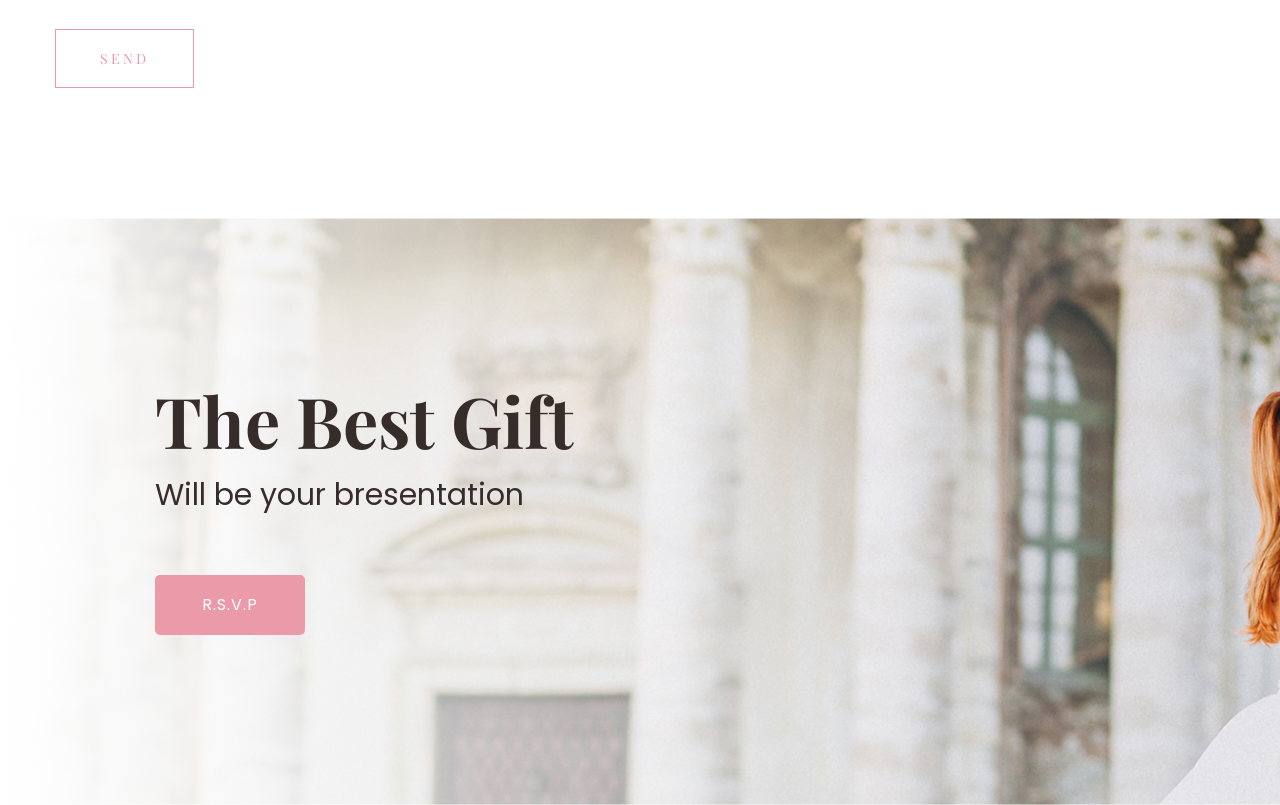
<file: contact.html>
<!doctype html>
<html class="no-js" lang="zxx">

<head>
    <meta charset="utf-8">
    <meta http-equiv="x-ua-compatible" content="ie=edge">
    <title>Wedding HTML-5 Template </title>
    <meta name="description" content="">
    <meta name="viewport" content="width=device-width, initial-scale=1">

    <!-- <link rel="manifest" href="site.webmanifest"> -->
    <link rel="shortcut icon" type="image/x-icon" href="img/favicon.png">
    <!-- Place favicon.ico in the root directory -->

   <!-- CSS here -->
   <link rel="stylesheet" href="assets/css/bootstrap.min.css">
   <link rel="stylesheet" href="assets/css/owl.carousel.min.css">
   <link rel="stylesheet" href="assets/css/slicknav.css">
   <link rel="stylesheet" href="assets/css/animate.min.css">
   <link rel="stylesheet" href="assets/css/magnific-popup.css">
   <link rel="stylesheet" href="assets/css/fontawesome-all.min.css">
   <link rel="stylesheet" href="assets/css/themify-icons.css">
   <link rel="stylesheet" href="assets/css/themify-icons.css">
   <link rel="stylesheet" href="assets/css/slick.css">
   <link rel="stylesheet" href="assets/css/nice-select.css">
   <link rel="stylesheet" href="assets/css/style.css">
   <link rel="stylesheet" href="assets/css/responsive.css">
</head>

<body>
    
    <!-- Preloader Start -->
    <div id="preloader-active">
        <div class="preloader d-flex align-items-center justify-content-center">
            <div class="preloader-inner position-relative">
                <div class="preloader-circle"></div>
                <div class="preloader-img pere-text">
                    <img src="assets/img/logo/logo.png" alt="">
                </div>
            </div>
        </div>
    </div>
    <!-- Preloader Start -->

    <header>
        <!-- Header Start -->
       <div class="header-area">
            <div class="main-header header-sticky">
                <div class="container">
                    <div class="row align-items-center">
                        <!-- Logo -->
                        <div class="col-xl-2 col-lg-2 col-md-2">
                            <div class="logo">
                                <a href="index.html"><img src="assets/img/logo/logo.png" alt=""></a>
                            </div>
                        </div>
                        <div class="col-xl-10 col-lg-10 col-md-10">
                            <!-- Main-menu -->
                            <div class="main-menu f-right d-none d-lg-block">
                                <nav>                              
                                    <ul id="navigation">    
                                        <li><a href="our_story.html"> Nuestra Historia</a></li>
                                        <li><a href="location.html">Ubicación</a></li>
                                        <li><a href="gallery.html">Galería</a></li>
                                        <li><a href="booking.html">Confirmar Asistencia</a></li>
                                    </ul>
                                </nav>
                            </div>
                        </div> 
                        <!-- Mobile Menu -->
                        <div class="col-12">
                            <div class="mobile_menu d-block d-lg-none"></div>
                        </div>
                    </div>
                </div>
            </div>
       </div>
        <!-- Header End -->
    </header>
        <!-- slider Area Start-->
        <div class="slider-area ">
            <!-- Mobile Menu -->
            <div class="single-slider slider-height2  hero-overly d-flex align-items-center" data-background="assets/img/hero/contact_hero.jpg">
                <div class="container">
                    <div class="row">
                        <div class="col-xl-12">
                            <div class="hero-cap text-center">
                                <h2>Contact Us</h2>
                            </div>
                        </div>
                    </div>
                </div>
            </div>
        </div>
        <!-- slider Area End-->

    <!-- ================ contact section start ================= -->
    <section class="contact-section">
            <div class="container">
                <div class="d-none d-sm-block mb-5 pb-4">
                    <div id="map" style="height: 480px;">
                        <iframe
                            title="Mapa de la ubicación"
                            src="https://www.google.com/maps/embed?pb=!1m14!1m8!1m3!1d7504.635655872568!2d-100.982745!3d19.868797!3m2!1i1024!2i768!4f13.1!3m3!1m2!1s0x842d11ff3b29a6d3%3A0x5093177ec70b36b0!2sHacienda%20Tzintzimeo!5e0!3m2!1ses!2smx!4v1795158953284!5m2!1ses!2smx"
                            style="width: 100%; height: 100%; border: 0;"
                            loading="lazy"
                            referrerpolicy="strict-origin-when-cross-origin"
                            allowfullscreen>
                        </iframe>
                    </div>
    
                </div>
                <div class="row">
                    <div class="col-12">
                        <h2 class="contact-title">Get in Touch</h2>
                    </div>
                    <div class="col-lg-8">
                        <form class="form-contact contact_form" action="contact_process.php" method="post" id="contactForm" novalidate="novalidate">
                            <div class="row">
                                <div class="col-12">
                                    <div class="form-group">
                                        <textarea class="form-control w-100" name="message" id="message" cols="30" rows="9" onfocus="this.placeholder = ''" onblur="this.placeholder = 'Enter Message'" placeholder=" Enter Message"></textarea>
                                    </div>
                                </div>
                                <div class="col-sm-6">
                                    <div class="form-group">
                                        <input class="form-control valid" name="name" id="name" type="text" onfocus="this.placeholder = ''" onblur="this.placeholder = 'Enter your name'" placeholder="Enter your name">
                                    </div>
                                </div>
                                <div class="col-sm-6">
                                    <div class="form-group">
                                        <input class="form-control valid" name="email" id="email" type="email" onfocus="this.placeholder = ''" onblur="this.placeholder = 'Enter email address'" placeholder="Email">
                                    </div>
                                </div>
                                <div class="col-12">
                                    <div class="form-group">
                                        <input class="form-control" name="subject" id="subject" type="text" onfocus="this.placeholder = ''" onblur="this.placeholder = 'Enter Subject'" placeholder="Enter Subject">
                                    </div>
                                </div>
                            </div>
                            <div class="form-group mt-3">
                                <button type="submit" class="button button-contactForm boxed-btn">Send</button>
                            </div>
                        </form>
                    </div>
                    <div class="col-lg-3 offset-lg-1">
                        <div class="media contact-info">
                            <span class="contact-info__icon"><i class="ti-home"></i></span>
                            <div class="media-body">
                                <h3>Buttonwood, California.</h3>
                                <p>Rosemead, CA 91770</p>
                            </div>
                        </div>
                        <div class="media contact-info">
                            <span class="contact-info__icon"><i class="ti-tablet"></i></span>
                            <div class="media-body">
                                <h3>+1 253 565 2365</h3>
                                <p>Mon to Fri 9am to 6pm</p>
                            </div>
                        </div>
                        <div class="media contact-info">
                            <span class="contact-info__icon"><i class="ti-email"></i></span>
                            <div class="media-body">
                                <h3>support@colorlib.com</h3>
                                <p>Send us your query anytime!</p>
                            </div>
                        </div>
                    </div>
                </div>
            </div>
        </section>
    <!-- ================ contact section end ================= -->
    
    <!-- Gift Start -->
    <div class="gift-area gift-padding gift-overly" data-background="assets/img/memories/gft.jpg">
        <div class="container">
            <div class="row">
                <div class=" offset-lg-1 col-12">
                    <div class="gift-caption">
                        <h2>The Best Gift</h2>
                        <p>Will be your bresentation</p>
                        <a href="#" class="btn">R.S.V.P</a>
                    </div>
                </div>
            </div>
        </div>
    </div>
    <!-- Gift End -->
    

    <!-- JS here -->
	
		<!-- All JS Custom Plugins Link Here here -->
        <script src="./assets/js/vendor/modernizr-3.5.0.min.js"></script>
		
		<!-- Jquery, Popper, Bootstrap -->
		<script src="./assets/js/vendor/jquery-1.12.4.min.js"></script>
        <script src="./assets/js/popper.min.js"></script>
        <script src="./assets/js/bootstrap.min.js"></script>
	    <!-- Jquery Mobile Menu -->
        <script src="./assets/js/jquery.slicknav.min.js"></script>

		<!-- Jquery Slick , Owl-Carousel Plugins -->
        <script src="./assets/js/owl.carousel.min.js"></script>
        <script src="./assets/js/slick.min.js"></script>
        
		<!-- One Page, Animated-HeadLin -->
        <script src="./assets/js/wow.min.js"></script>
		<script src="./assets/js/animated.headline.js"></script>
		
		<!-- Scrollup, nice-select, sticky -->
        <script src="./assets/js/jquery.scrollUp.min.js"></script>
        <script src="./assets/js/jquery.nice-select.min.js"></script>
		<script src="./assets/js/jquery.sticky.js"></script>
        <script src="./assets/js/jquery.magnific-popup.js"></script>

        <!-- contact js -->
        <script src="./assets/js/contact.js"></script>
        <script src="./assets/js/jquery.form.js"></script>
        <script src="./assets/js/jquery.validate.min.js"></script>
        <script src="./assets/js/mail-script.js"></script>
        <script src="./assets/js/jquery.ajaxchimp.min.js"></script>
        
		<!-- Jquery Plugins, main Jquery -->	
        <script src="./assets/js/plugins.js"></script>
        <script src="./assets/js/main.js"></script>
        
    </body>
    
    </html>
</file>
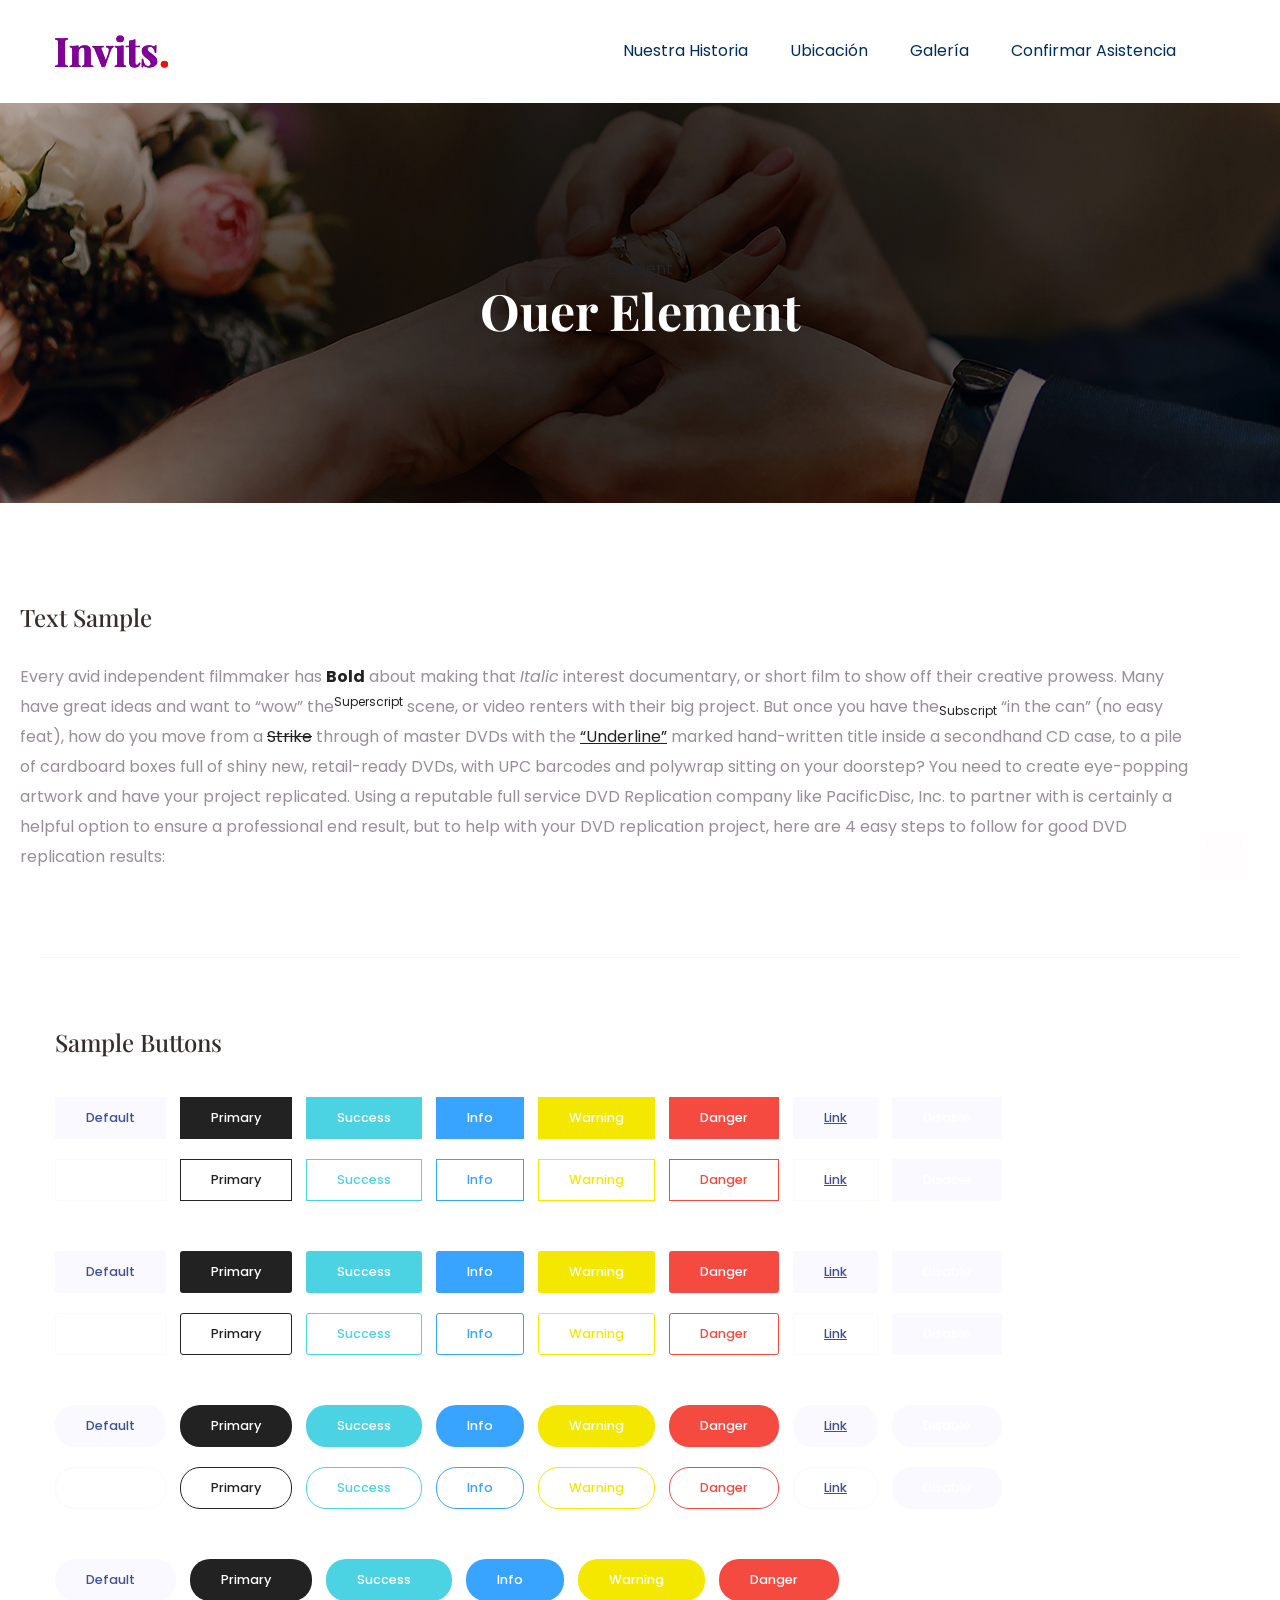
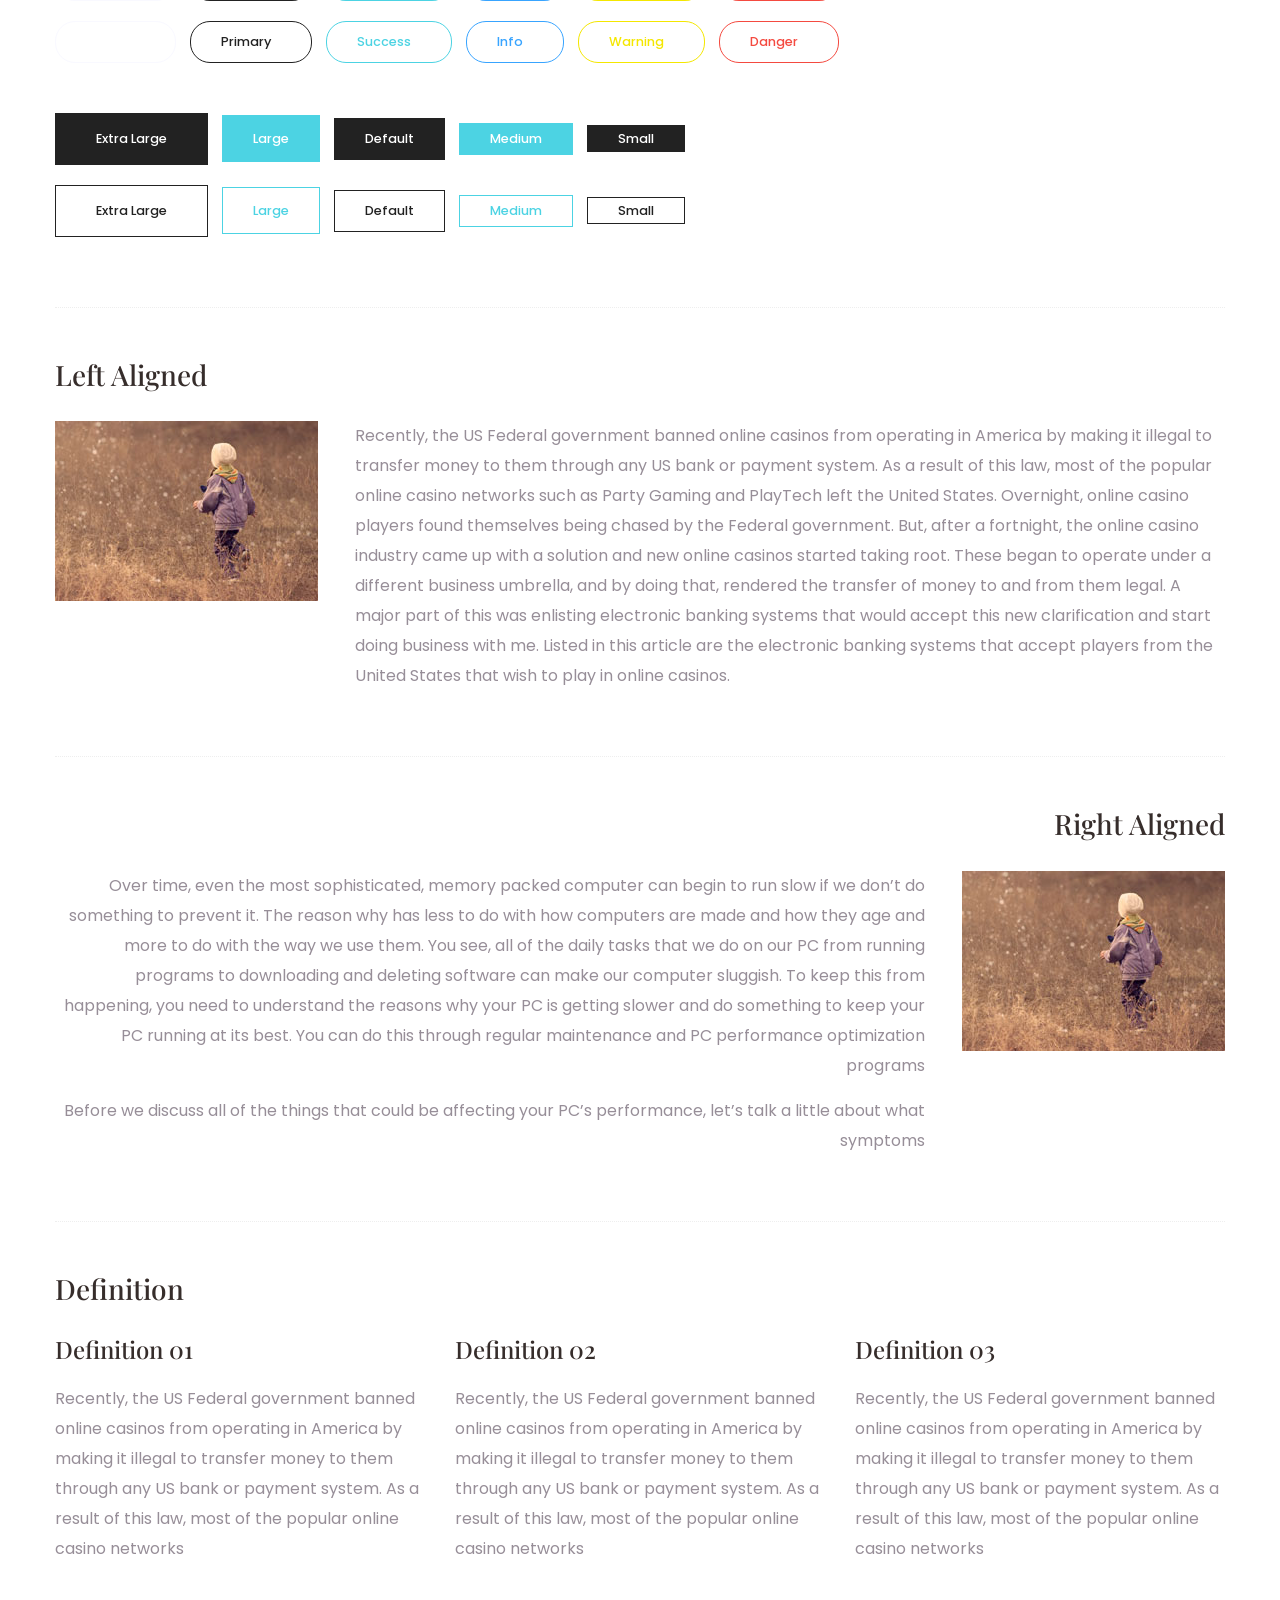
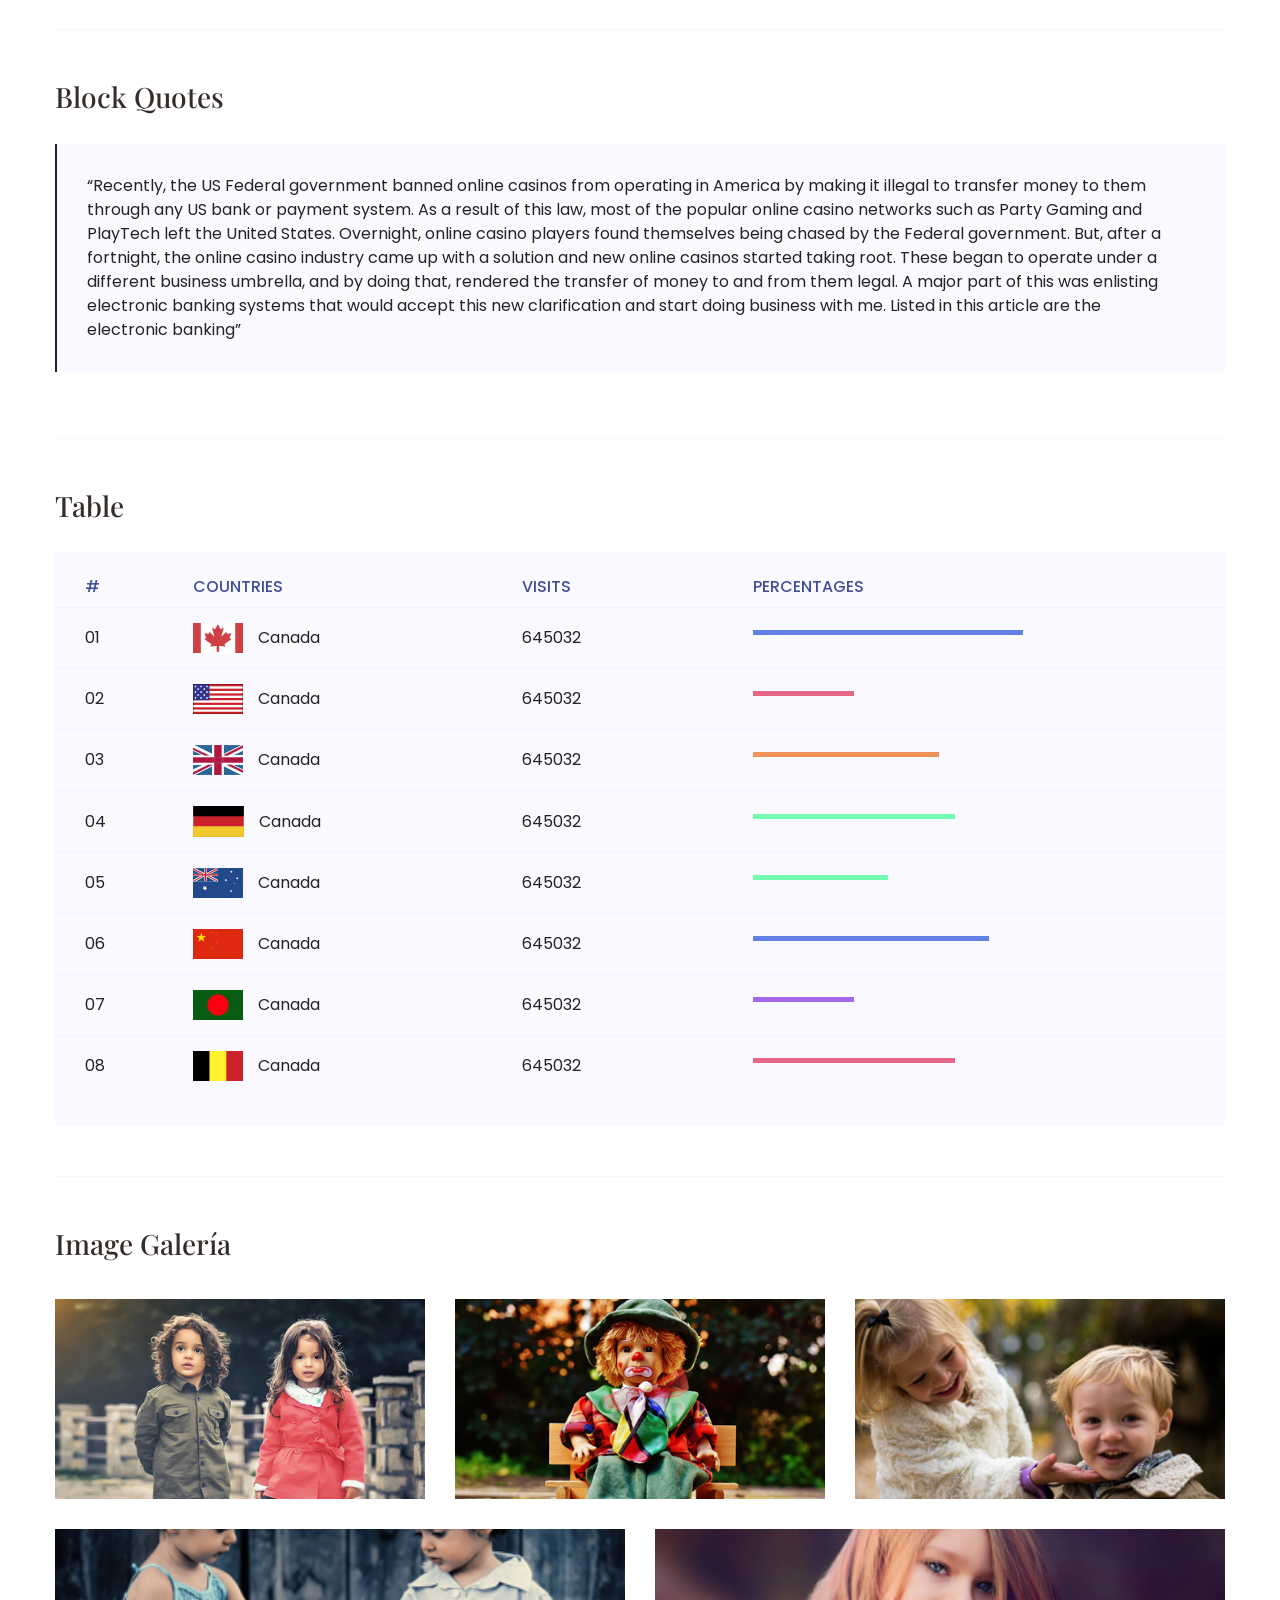
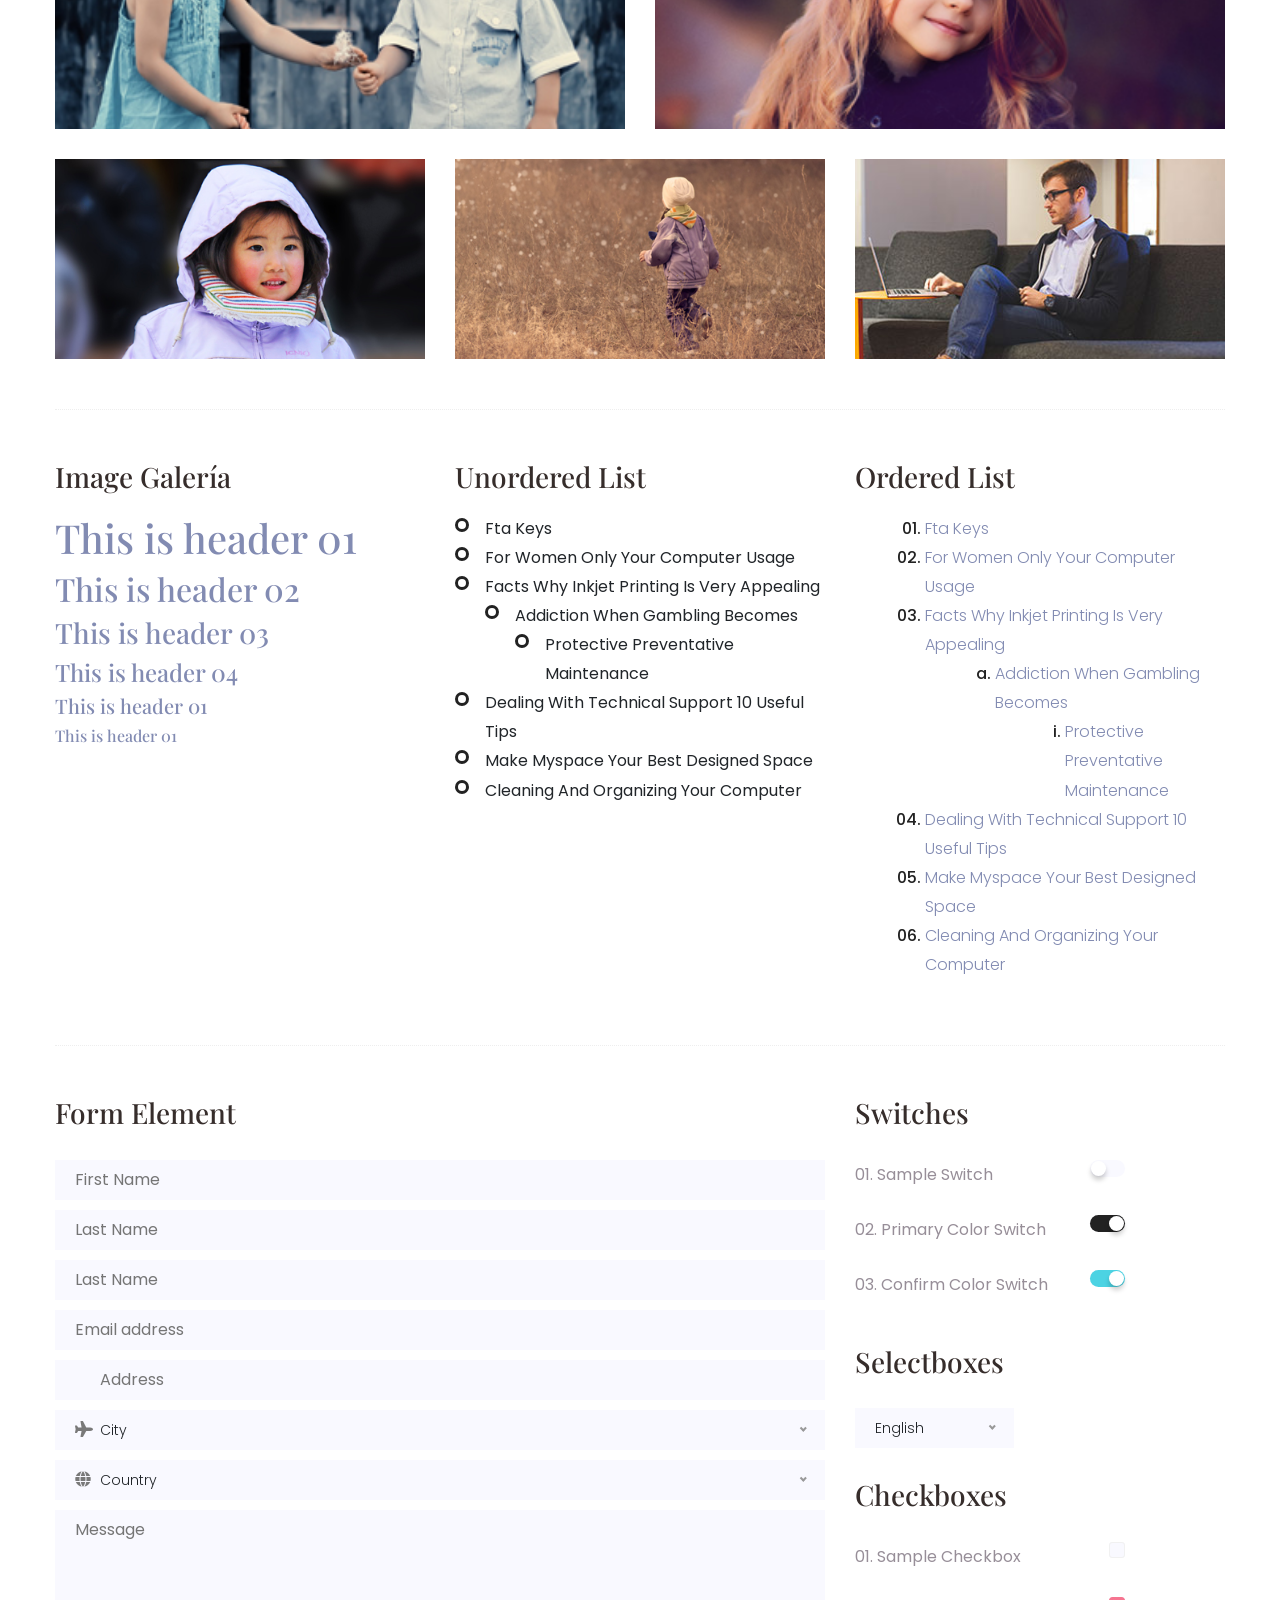
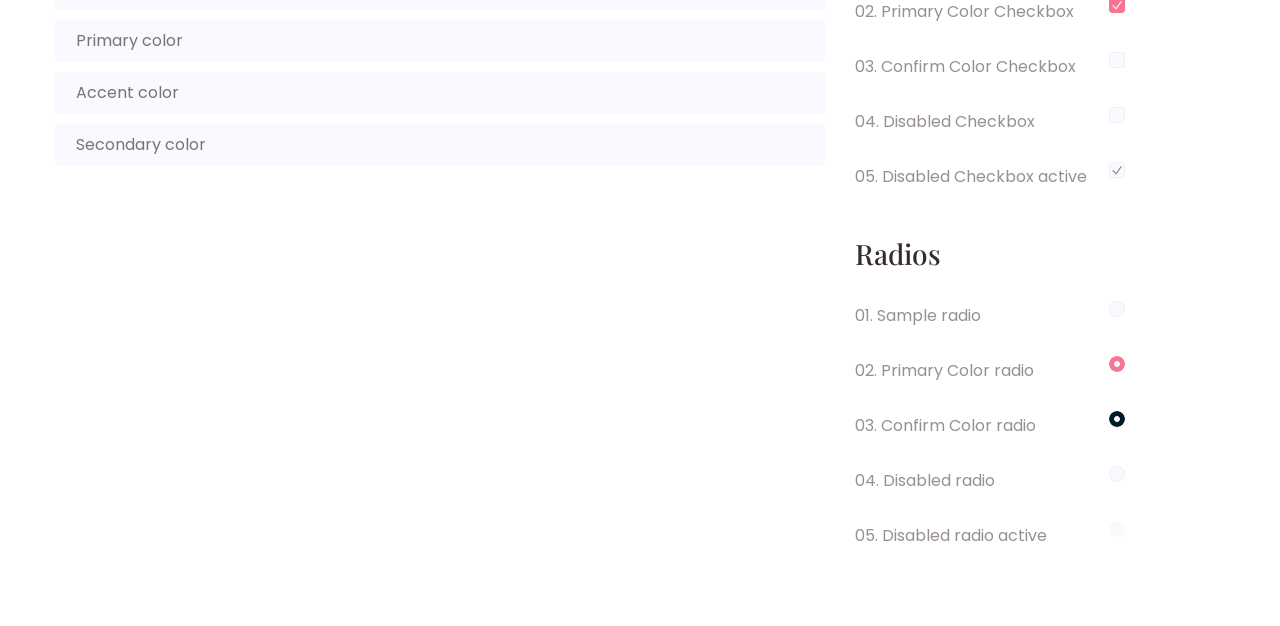
<file: elements.html>
<!doctype html>
<html class="no-js" lang="zxx">

<head>
	<meta charset="utf-8">
	<meta http-equiv="x-ua-compatible" content="ie=edge">
	<title>Wedding HTML-5 Template </title>
	<meta name="description" content="">
	<meta name="viewport" content="width=device-width, initial-scale=1">

	<!-- <link rel="manifest" href="site.webmanifest"> -->
	<link rel="shortcut icon" type="image/x-icon" href="assets/img/favicon.png">
	<!-- Place favicon.ico in the root directory -->

	
 <!-- CSS here -->
   <link rel="stylesheet" href="assets/css/bootstrap.min.css">
   <link rel="stylesheet" href="assets/css/owl.carousel.min.css">
   <link rel="stylesheet" href="assets/css/slicknav.css">
   <link rel="stylesheet" href="assets/css/animate.min.css">
   <link rel="stylesheet" href="assets/css/magnific-popup.css">
   <link rel="stylesheet" href="assets/css/fontawesome-all.min.css">
   <link rel="stylesheet" href="assets/css/themify-icons.css">
   <link rel="stylesheet" href="assets/css/slick.css">
   <link rel="stylesheet" href="assets/css/nice-select.css">
   <link rel="stylesheet" href="assets/css/style.css">
   <link rel="stylesheet" href="assets/css/responsive.css">
</head>

<body>
    <!-- Preloader Start -->
    <div id="preloader-active">
        <div class="preloader d-flex align-items-center justify-content-center">
            <div class="preloader-inner position-relative">
                <div class="preloader-circle"></div>
                <div class="preloader-img pere-text">
                    <img src="assets/img/logo/logo.png" alt="">
                </div>
            </div>
        </div>
    </div>
    <!-- Preloader Start -->
    <header>
        <!-- Header Start -->
       <div class="header-area">
            <div class="main-header header-sticky">
                <div class="container">
                    <div class="row align-items-center">
                        <!-- Logo -->
                        <div class="col-xl-2 col-lg-2 col-md-2">
                            <div class="logo">
                                <a href="index.html"><img src="assets/img/logo/logo.png" alt=""></a>
                            </div>
                        </div>
                        <div class="col-xl-10 col-lg-10 col-md-10">
                            <!-- Main-menu -->
                            <div class="main-menu f-right d-none d-lg-block">
                                <nav>                              
                                    <ul id="navigation">    
                                        <li><a href="our_story.html"> Nuestra Historia</a></li>
                                        <li><a href="location.html">Ubicación</a></li>
                                        <li><a href="gallery.html">Galería</a></li>
                                        <li><a href="booking.html">Confirmar Asistencia</a></li>
                                    </ul>
                                </nav>
                            </div>
                        </div> 
                        <!-- Mobile Menu -->
                        <div class="col-12">
                            <div class="mobile_menu d-block d-lg-none"></div>
                        </div>
                    </div>
                </div>
            </div>
       </div>
        <!-- Header End -->
    </header>
	   <!-- slider Area Start-->
	   <div class="slider-area ">
		<!-- Mobile Menu -->
		<div class="single-slider slider-height2  hero-overly d-flex align-items-center" data-background="assets/img/hero/about_hero.jpg">
			  <div class="container">
				 <div class="row">
					<div class="col-xl-12">
						  <div class="hero-cap text-center">
							<span>Element</span>
							<h2>Ouer Element​</h2>
						  </div>
					</div>
				 </div>
			  </div>
		</div>
	 </div>
	<!-- Start Sample Area -->
	<section class="sample-text-area">
		<div class="container box_1170">
			<h3 class="text-heading">Text Sample</h3>
			<p class="sample-text">
				Every avid independent filmmaker has <b>Bold</b> about making that <i>Italic</i> interest documentary,
				or short
				film to show off their creative prowess. Many have great ideas and want to “wow”
				the<sup>Superscript</sup> scene,
				or video renters with their big project. But once you have the<sub>Subscript</sub> “in the can” (no easy
				feat), how
				do you move from a <del>Strike</del> through of master DVDs with the <u>“Underline”</u> marked
				hand-written title
				inside a secondhand CD case, to a pile of cardboard boxes full of shiny new, retail-ready DVDs, with UPC
				barcodes
				and polywrap sitting on your doorstep? You need to create eye-popping artwork and have your project
				replicated.
				Using a reputable full service DVD Replication company like PacificDisc, Inc. to partner with is
				certainly a
				helpful option to ensure a professional end result, but to help with your DVD replication project, here
				are 4 easy
				steps to follow for good DVD replication results:

			</p>
		</div>
	</section>
	<!-- End Sample Area -->
	<!-- Start Button -->
	<section class="button-area">
		<div class="container box_1170 border-top-generic">
			<h3 class="text-heading">Sample Buttons</h3>
			<div class="button-group-area">
				<a href="#" class="genric-btn default">Default</a>
				<a href="#" class="genric-btn primary">Primary</a>
				<a href="#" class="genric-btn success">Success</a>
				<a href="#" class="genric-btn info">Info</a>
				<a href="#" class="genric-btn warning">Warning</a>
				<a href="#" class="genric-btn danger">Danger</a>
				<a href="#" class="genric-btn link">Link</a>
				<a href="#" class="genric-btn disable">Disable</a>
			</div>
			<div class="button-group-area mt-10">
				<a href="#" class="genric-btn default-border">Default</a>
				<a href="#" class="genric-btn primary-border">Primary</a>
				<a href="#" class="genric-btn success-border">Success</a>
				<a href="#" class="genric-btn info-border">Info</a>
				<a href="#" class="genric-btn warning-border">Warning</a>
				<a href="#" class="genric-btn danger-border">Danger</a>
				<a href="#" class="genric-btn link-border">Link</a>
				<a href="#" class="genric-btn disable">Disable</a>
			</div>
			<div class="button-group-area mt-40">
				<a href="#" class="genric-btn default radius">Default</a>
				<a href="#" class="genric-btn primary radius">Primary</a>
				<a href="#" class="genric-btn success radius">Success</a>
				<a href="#" class="genric-btn info radius">Info</a>
				<a href="#" class="genric-btn warning radius">Warning</a>
				<a href="#" class="genric-btn danger radius">Danger</a>
				<a href="#" class="genric-btn link radius">Link</a>
				<a href="#" class="genric-btn disable radius">Disable</a>
			</div>
			<div class="button-group-area mt-10">
				<a href="#" class="genric-btn default-border radius">Default</a>
				<a href="#" class="genric-btn primary-border radius">Primary</a>
				<a href="#" class="genric-btn success-border radius">Success</a>
				<a href="#" class="genric-btn info-border radius">Info</a>
				<a href="#" class="genric-btn warning-border radius">Warning</a>
				<a href="#" class="genric-btn danger-border radius">Danger</a>
				<a href="#" class="genric-btn link-border radius">Link</a>
				<a href="#" class="genric-btn disable radius">Disable</a>
			</div>
			<div class="button-group-area mt-40">
				<a href="#" class="genric-btn default circle">Default</a>
				<a href="#" class="genric-btn primary circle">Primary</a>
				<a href="#" class="genric-btn success circle">Success</a>
				<a href="#" class="genric-btn info circle">Info</a>
				<a href="#" class="genric-btn warning circle">Warning</a>
				<a href="#" class="genric-btn danger circle">Danger</a>
				<a href="#" class="genric-btn link circle">Link</a>
				<a href="#" class="genric-btn disable circle">Disable</a>
			</div>
			<div class="button-group-area mt-10">
				<a href="#" class="genric-btn default-border circle">Default</a>
				<a href="#" class="genric-btn primary-border circle">Primary</a>
				<a href="#" class="genric-btn success-border circle">Success</a>
				<a href="#" class="genric-btn info-border circle">Info</a>
				<a href="#" class="genric-btn warning-border circle">Warning</a>
				<a href="#" class="genric-btn danger-border circle">Danger</a>
				<a href="#" class="genric-btn link-border circle">Link</a>
				<a href="#" class="genric-btn disable circle">Disable</a>
			</div>
			<div class="button-group-area mt-40">
				<a href="#" class="genric-btn default circle arrow">Default<span class="lnr lnr-arrow-right"></span></a>
				<a href="#" class="genric-btn primary circle arrow">Primary<span class="lnr lnr-arrow-right"></span></a>
				<a href="#" class="genric-btn success circle arrow">Success<span class="lnr lnr-arrow-right"></span></a>
				<a href="#" class="genric-btn info circle arrow">Info<span class="lnr lnr-arrow-right"></span></a>
				<a href="#" class="genric-btn warning circle arrow">Warning<span class="lnr lnr-arrow-right"></span></a>
				<a href="#" class="genric-btn danger circle arrow">Danger<span class="lnr lnr-arrow-right"></span></a>
			</div>
			<div class="button-group-area mt-10">
				<a href="#" class="genric-btn default-border circle arrow">Default<span
						class="lnr lnr-arrow-right"></span></a>
				<a href="#" class="genric-btn primary-border circle arrow">Primary<span
						class="lnr lnr-arrow-right"></span></a>
				<a href="#" class="genric-btn success-border circle arrow">Success<span
						class="lnr lnr-arrow-right"></span></a>
				<a href="#" class="genric-btn info-border circle arrow">Info<span
						class="lnr lnr-arrow-right"></span></a>
				<a href="#" class="genric-btn warning-border circle arrow">Warning<span
						class="lnr lnr-arrow-right"></span></a>
				<a href="#" class="genric-btn danger-border circle arrow">Danger<span
						class="lnr lnr-arrow-right"></span></a>
			</div>
			<div class="button-group-area mt-40">
				<a href="#" class="genric-btn primary e-large">Extra Large</a>
				<a href="#" class="genric-btn success large">Large</a>
				<a href="#" class="genric-btn primary">Default</a>
				<a href="#" class="genric-btn success medium">Medium</a>
				<a href="#" class="genric-btn primary small">Small</a>
			</div>
			<div class="button-group-area mt-10">
				<a href="#" class="genric-btn primary-border e-large">Extra Large</a>
				<a href="#" class="genric-btn success-border large">Large</a>
				<a href="#" class="genric-btn primary-border">Default</a>
				<a href="#" class="genric-btn success-border medium">Medium</a>
				<a href="#" class="genric-btn primary-border small">Small</a>
			</div>
		</div>
	</section>
	<!-- End Button -->

	<!-- Start Align Area -->
	<div class="whole-wrap">
		<div class="container box_1170">
			<div class="section-top-border">
				<h3 class="mb-30">Left Aligned</h3>
				<div class="row">
					<div class="col-md-3">
						<img src="assets/img/elements/d.jpg" alt="" class="img-fluid">
					</div>
					<div class="col-md-9 mt-sm-20">
						<p>Recently, the US Federal government banned online casinos from operating in America by making
							it illegal to
							transfer money to them through any US bank or payment system. As a result of this law, most
							of the popular
							online casino networks such as Party Gaming and PlayTech left the United States. Overnight,
							online casino
							players found themselves being chased by the Federal government. But, after a fortnight, the
							online casino
							industry came up with a solution and new online casinos started taking root. These began to
							operate under a
							different business umbrella, and by doing that, rendered the transfer of money to and from
							them legal. A major
							part of this was enlisting electronic banking systems that would accept this new
							clarification and start doing
							business with me. Listed in this article are the electronic banking systems that accept
							players from the United
							States that wish to play in online casinos.</p>
					</div>
				</div>
			</div>
			<div class="section-top-border text-right">
				<h3 class="mb-30">Right Aligned</h3>
				<div class="row">
					<div class="col-md-9">
						<p class="text-right">Over time, even the most sophisticated, memory packed computer can begin
							to run slow if we
							don’t do something to prevent it. The reason why has less to do with how computers are made
							and how they age and
							more to do with the way we use them. You see, all of the daily tasks that we do on our PC
							from running programs
							to downloading and deleting software can make our computer sluggish. To keep this from
							happening, you need to
							understand the reasons why your PC is getting slower and do something to keep your PC
							running at its best. You
							can do this through regular maintenance and PC performance optimization programs</p>
						<p class="text-right">Before we discuss all of the things that could be affecting your PC’s
							performance, let’s
							talk a little about what symptoms</p>
					</div>
					<div class="col-md-3">
						<img src="assets/img/elements/d.jpg" alt="" class="img-fluid">
					</div>
				</div>
			</div>
			<div class="section-top-border">
				<h3 class="mb-30">Definition</h3>
				<div class="row">
					<div class="col-md-4">
						<div class="single-defination">
							<h4 class="mb-20">Definition 01</h4>
							<p>Recently, the US Federal government banned online casinos from operating in America by
								making it illegal to
								transfer money to them through any US bank or payment system. As a result of this law,
								most of the popular
								online casino networks</p>
						</div>
					</div>
					<div class="col-md-4">
						<div class="single-defination">
							<h4 class="mb-20">Definition 02</h4>
							<p>Recently, the US Federal government banned online casinos from operating in America by
								making it illegal to
								transfer money to them through any US bank or payment system. As a result of this law,
								most of the popular
								online casino networks</p>
						</div>
					</div>
					<div class="col-md-4">
						<div class="single-defination">
							<h4 class="mb-20">Definition 03</h4>
							<p>Recently, the US Federal government banned online casinos from operating in America by
								making it illegal to
								transfer money to them through any US bank or payment system. As a result of this law,
								most of the popular
								online casino networks</p>
						</div>
					</div>
				</div>
			</div>
			<div class="section-top-border">
				<h3 class="mb-30">Block Quotes</h3>
				<div class="row">
					<div class="col-lg-12">
						<blockquote class="generic-blockquote">
							“Recently, the US Federal government banned online casinos from operating in America by
							making it illegal to
							transfer money to them through any US bank or payment system. As a result of this law, most
							of the popular
							online casino networks such as Party Gaming and PlayTech left the United States. Overnight,
							online casino
							players found themselves being chased by the Federal government. But, after a fortnight, the
							online casino
							industry came up with a solution and new online casinos started taking root. These began to
							operate under a
							different business umbrella, and by doing that, rendered the transfer of money to and from
							them legal. A major
							part of this was enlisting electronic banking systems that would accept this new
							clarification and start doing
							business with me. Listed in this article are the electronic banking”
						</blockquote>
					</div>
				</div>
			</div>
			<div class="section-top-border">
				<h3 class="mb-30">Table</h3>
				<div class="progress-table-wrap">
					<div class="progress-table">
						<div class="table-head">
							<div class="serial">#</div>
							<div class="country">Countries</div>
							<div class="visit">Visits</div>
							<div class="percentage">Percentages</div>
						</div>
						<div class="table-row">
							<div class="serial">01</div>
							<div class="country"> <img src="assets/img/elements/f1.jpg" alt="flag">Canada</div>
							<div class="visit">645032</div>
							<div class="percentage">
								<div class="progress">
									<div class="progress-bar color-1" role="progressbar" style="width: 80%"
										aria-valuenow="80" aria-valuemin="0" aria-valuemax="100"></div>
								</div>
							</div>
						</div>
						<div class="table-row">
							<div class="serial">02</div>
							<div class="country"> <img src="assets/img/elements/f2.jpg" alt="flag">Canada</div>
							<div class="visit">645032</div>
							<div class="percentage">
								<div class="progress">
									<div class="progress-bar color-2" role="progressbar" style="width: 30%"
										aria-valuenow="30" aria-valuemin="0" aria-valuemax="100"></div>
								</div>
							</div>
						</div>
						<div class="table-row">
							<div class="serial">03</div>
							<div class="country"> <img src="assets/img/elements/f3.jpg" alt="flag">Canada</div>
							<div class="visit">645032</div>
							<div class="percentage">
								<div class="progress">
									<div class="progress-bar color-3" role="progressbar" style="width: 55%"
										aria-valuenow="55" aria-valuemin="0" aria-valuemax="100"></div>
								</div>
							</div>
						</div>
						<div class="table-row">
							<div class="serial">04</div>
							<div class="country"> <img src="assets/img/elements/f4.jpg" alt="flag">Canada</div>
							<div class="visit">645032</div>
							<div class="percentage">
								<div class="progress">
									<div class="progress-bar color-4" role="progressbar" style="width: 60%"
										aria-valuenow="60" aria-valuemin="0" aria-valuemax="100"></div>
								</div>
							</div>
						</div>
						<div class="table-row">
							<div class="serial">05</div>
							<div class="country"> <img src="assets/img/elements/f5.jpg" alt="flag">Canada</div>
							<div class="visit">645032</div>
							<div class="percentage">
								<div class="progress">
									<div class="progress-bar color-5" role="progressbar" style="width: 40%"
										aria-valuenow="40" aria-valuemin="0" aria-valuemax="100"></div>
								</div>
							</div>
						</div>
						<div class="table-row">
							<div class="serial">06</div>
							<div class="country"> <img src="assets/img/elements/f6.jpg" alt="flag">Canada</div>
							<div class="visit">645032</div>
							<div class="percentage">
								<div class="progress">
									<div class="progress-bar color-6" role="progressbar" style="width: 70%"
										aria-valuenow="70" aria-valuemin="0" aria-valuemax="100"></div>
								</div>
							</div>
						</div>
						<div class="table-row">
							<div class="serial">07</div>
							<div class="country"> <img src="assets/img/elements/f7.jpg" alt="flag">Canada</div>
							<div class="visit">645032</div>
							<div class="percentage">
								<div class="progress">
									<div class="progress-bar color-7" role="progressbar" style="width: 30%"
										aria-valuenow="30" aria-valuemin="0" aria-valuemax="100"></div>
								</div>
							</div>
						</div>
						<div class="table-row">
							<div class="serial">08</div>
							<div class="country"> <img src="assets/img/elements/f8.jpg" alt="flag">Canada</div>
							<div class="visit">645032</div>
							<div class="percentage">
								<div class="progress">
									<div class="progress-bar color-8" role="progressbar" style="width: 60%"
										aria-valuenow="60" aria-valuemin="0" aria-valuemax="100"></div>
								</div>
							</div>
						</div>
					</div>
				</div>
			</div>
			<div class="section-top-border">
				<h3>Image Galería</h3>
				<div class="row gallery-item">
					<div class="col-md-4">
						<a href="assets/img/elements/g1.jpg" class="img-pop-up">
							<div class="single-gallery-image" style="background: url(assets/img/elements/g1.jpg);"></div>
						</a>
					</div>
					<div class="col-md-4">
						<a href="assets/img/elements/g2.jpg" class="img-pop-up">
							<div class="single-gallery-image" style="background: url(assets/img/elements/g2.jpg);"></div>
						</a>
					</div>
					<div class="col-md-4">
						<a href="assets/img/elements/g3.jpg" class="img-pop-up">
							<div class="single-gallery-image" style="background: url(assets/img/elements/g3.jpg);"></div>
						</a>
					</div>
					<div class="col-md-6">
						<a href="assets/img/elements/g4.jpg" class="img-pop-up">
							<div class="single-gallery-image" style="background: url(assets/img/elements/g4.jpg);"></div>
						</a>
					</div>
					<div class="col-md-6">
						<a href="assets/img/elements/g5.jpg" class="img-pop-up">
							<div class="single-gallery-image" style="background: url(assets/img/elements/g5.jpg);"></div>
						</a>
					</div>
					<div class="col-md-4">
						<a href="assets/img/elements/g6.jpg" class="img-pop-up">
							<div class="single-gallery-image" style="background: url(assets/img/elements/g6.jpg);"></div>
						</a>
					</div>
					<div class="col-md-4">
						<a href="assets/img/elements/g7.jpg" class="img-pop-up">
							<div class="single-gallery-image" style="background: url(assets/img/elements/g7.jpg);"></div>
						</a>
					</div>
					<div class="col-md-4">
						<a href="assets/img/elements/g8.jpg" class="img-pop-up">
							<div class="single-gallery-image" style="background: url(assets/img/elements/g8.jpg);"></div>
						</a>
					</div>
				</div>
			</div>
			<div class="section-top-border">
				<div class="row">
					<div class="col-md-4">
						<h3 class="mb-20">Image Galería</h3>
						<div class="typography">
							<h1>This is header 01</h1>
							<h2>This is header 02</h2>
							<h3>This is header 03</h3>
							<h4>This is header 04</h4>
							<h5>This is header 01</h5>
							<h6>This is header 01</h6>
						</div>
					</div>
					<div class="col-md-4 mt-sm-30">
						<h3 class="mb-20">Unordered List</h3>
						<div class="">
							<ul class="unordered-list">
								<li>Fta Keys</li>
								<li>For Women Only Your Computer Usage</li>
								<li>Facts Why Inkjet Printing Is Very Appealing
									<ul>
										<li>Addiction When Gambling Becomes
											<ul>
												<li>Protective Preventative Maintenance</li>
											</ul>
										</li>
									</ul>
								</li>
								<li>Dealing With Technical Support 10 Useful Tips</li>
								<li>Make Myspace Your Best Designed Space</li>
								<li>Cleaning And Organizing Your Computer</li>
							</ul>
						</div>
					</div>
					<div class="col-md-4 mt-sm-30">
						<h3 class="mb-20">Ordered List</h3>
						<div class="">
							<ol class="ordered-list">
								<li><span>Fta Keys</span></li>
								<li><span>For Women Only Your Computer Usage</span></li>
								<li><span>Facts Why Inkjet Printing Is Very Appealing</span>
									<ol class="ordered-list-alpha">
										<li><span>Addiction When Gambling Becomes</span>
											<ol class="ordered-list-roman">
												<li><span>Protective Preventative Maintenance</span></li>
											</ol>
										</li>
									</ol>
								</li>
								<li><span>Dealing With Technical Support 10 Useful Tips</span></li>
								<li><span>Make Myspace Your Best Designed Space</span></li>
								<li><span>Cleaning And Organizing Your Computer</span></li>
							</ol>
						</div>
					</div>
				</div>
			</div>
			<div class="section-top-border">
				<div class="row">
					<div class="col-lg-8 col-md-8">
						<h3 class="mb-30">Form Element</h3>
						<form action="#">
							<div class="mt-10">
								<input type="text" name="first_name" placeholder="First Name"
									onfocus="this.placeholder = ''" onblur="this.placeholder = 'First Name'" required
									class="single-input">
							</div>
							<div class="mt-10">
								<input type="text" name="last_name" placeholder="Last Name"
									onfocus="this.placeholder = ''" onblur="this.placeholder = 'Last Name'" required
									class="single-input">
							</div>
							<div class="mt-10">
								<input type="text" name="last_name" placeholder="Last Name"
									onfocus="this.placeholder = ''" onblur="this.placeholder = 'Last Name'" required
									class="single-input">
							</div>
							<div class="mt-10">
								<input type="email" name="EMAIL" placeholder="Email address"
									onfocus="this.placeholder = ''" onblur="this.placeholder = 'Email address'" required
									class="single-input">
							</div>
							<div class="input-group-icon mt-10">
								<div class="icon"><i class="fa fa-thumb-tack" aria-hidden="true"></i></div>
								<input type="text" name="address" placeholder="Address" onfocus="this.placeholder = ''"
									onblur="this.placeholder = 'Address'" required class="single-input">
							</div>
							<div class="input-group-icon mt-10">
								<div class="icon"><i class="fa fa-plane" aria-hidden="true"></i></div>
								<div class="form-select" id="default-select"">
											<select>
												<option value=" 1">City</option>
									<option value="1">Dhaka</option>
									<option value="1">Dilli</option>
									<option value="1">Newyork</option>
									<option value="1">Islamabad</option>
									</select>
								</div>
							</div>
							<div class="input-group-icon mt-10">
								<div class="icon"><i class="fa fa-globe" aria-hidden="true"></i></div>
								<div class="form-select" id="default-select"">
											<select>
												<option value=" 1">Country</option>
									<option value="1">Bangladesh</option>
									<option value="1">India</option>
									<option value="1">England</option>
									<option value="1">Srilanka</option>
									</select>
								</div>
							</div>

							<div class="mt-10">
								<textarea class="single-textarea" placeholder="Message" onfocus="this.placeholder = ''"
									onblur="this.placeholder = 'Message'" required></textarea>
							</div>
							<!-- For Gradient Border Use -->
							<!-- <div class="mt-10">
										<div class="primary-input">
											<input id="primary-input" type="text" name="first_name" placeholder="Primary color" onfocus="this.placeholder = ''" onblur="this.placeholder = 'Primary color'">
											<label for="primary-input"></label>
										</div>
									</div> -->
							<div class="mt-10">
								<input type="text" name="first_name" placeholder="Primary color"
									onfocus="this.placeholder = ''" onblur="this.placeholder = 'Primary color'" required
									class="single-input-primary">
							</div>
							<div class="mt-10">
								<input type="text" name="first_name" placeholder="Accent color"
									onfocus="this.placeholder = ''" onblur="this.placeholder = 'Accent color'" required
									class="single-input-accent">
							</div>
							<div class="mt-10">
								<input type="text" name="first_name" placeholder="Secondary color"
									onfocus="this.placeholder = ''" onblur="this.placeholder = 'Secondary color'"
									required class="single-input-secondary">
							</div>
						</form>
					</div>
					<div class="col-lg-3 col-md-4 mt-sm-30">
						<div class="single-element-widget">
							<h3 class="mb-30">Switches</h3>
							<div class="switch-wrap d-flex justify-content-between">
								<p>01. Sample Switch</p>
								<div class="primary-switch">
									<input type="checkbox" id="default-switch">
									<label for="default-switch"></label>
								</div>
							</div>
							<div class="switch-wrap d-flex justify-content-between">
								<p>02. Primary Color Switch</p>
								<div class="primary-switch">
									<input type="checkbox" id="primary-switch" checked>
									<label for="primary-switch"></label>
								</div>
							</div>
							<div class="switch-wrap d-flex justify-content-between">
								<p>03. Confirm Color Switch</p>
								<div class="confirm-switch">
									<input type="checkbox" id="confirm-switch" checked>
									<label for="confirm-switch"></label>
								</div>
							</div>
						</div>
						<div class="single-element-widget mt-30">
							<h3 class="mb-30">Selectboxes</h3>
							<div class="default-select" id="default-select"">
										<select>
											<option value=" 1">English</option>
								<option value="1">Spanish</option>
								<option value="1">Arabic</option>
								<option value="1">Portuguise</option>
								<option value="1">Bengali</option>
								</select>
							</div>
						</div>
						<div class="single-element-widget mt-30">
							<h3 class="mb-30">Checkboxes</h3>
							<div class="switch-wrap d-flex justify-content-between">
								<p>01. Sample Checkbox</p>
								<div class="primary-checkbox">
									<input type="checkbox" id="default-checkbox">
									<label for="default-checkbox"></label>
								</div>
							</div>
							<div class="switch-wrap d-flex justify-content-between">
								<p>02. Primary Color Checkbox</p>
								<div class="primary-checkbox">
									<input type="checkbox" id="primary-checkbox" checked>
									<label for="primary-checkbox"></label>
								</div>
							</div>
							<div class="switch-wrap d-flex justify-content-between">
								<p>03. Confirm Color Checkbox</p>
								<div class="confirm-checkbox">
									<input type="checkbox" id="confirm-checkbox">
									<label for="confirm-checkbox"></label>
								</div>
							</div>
							<div class="switch-wrap d-flex justify-content-between">
								<p>04. Disabled Checkbox</p>
								<div class="disabled-checkbox">
									<input type="checkbox" id="disabled-checkbox" disabled>
									<label for="disabled-checkbox"></label>
								</div>
							</div>
							<div class="switch-wrap d-flex justify-content-between">
								<p>05. Disabled Checkbox active</p>
								<div class="disabled-checkbox">
									<input type="checkbox" id="disabled-checkbox-active" checked disabled>
									<label for="disabled-checkbox-active"></label>
								</div>
							</div>
						</div>
						<div class="single-element-widget mt-30">
							<h3 class="mb-30">Radios</h3>
							<div class="switch-wrap d-flex justify-content-between">
								<p>01. Sample radio</p>
								<div class="primary-radio">
									<input type="checkbox" id="default-radio">
									<label for="default-radio"></label>
								</div>
							</div>
							<div class="switch-wrap d-flex justify-content-between">
								<p>02. Primary Color radio</p>
								<div class="primary-radio">
									<input type="checkbox" id="primary-radio" checked>
									<label for="primary-radio"></label>
								</div>
							</div>
							<div class="switch-wrap d-flex justify-content-between">
								<p>03. Confirm Color radio</p>
								<div class="confirm-radio">
									<input type="checkbox" id="confirm-radio" checked>
									<label for="confirm-radio"></label>
								</div>
							</div>
							<div class="switch-wrap d-flex justify-content-between">
								<p>04. Disabled radio</p>
								<div class="disabled-radio">
									<input type="checkbox" id="disabled-radio" disabled>
									<label for="disabled-radio"></label>
								</div>
							</div>
							<div class="switch-wrap d-flex justify-content-between">
								<p>05. Disabled radio active</p>
								<div class="disabled-radio">
									<input type="checkbox" id="disabled-radio-active" checked disabled>
									<label for="disabled-radio-active"></label>
								</div>
							</div>
						</div>
					</div>
				</div>
			</div>
		</div>
	</div>
	<!-- End Align Area -->
	
	
<!-- JS here -->
	
		<!-- All JS Custom Plugins Link Here here -->
        <script src="./assets/js/vendor/modernizr-3.5.0.min.js"></script>
		
		<!-- Jquery, Popper, Bootstrap -->
		<script src="./assets/js/vendor/jquery-1.12.4.min.js"></script>
        <script src="./assets/js/popper.min.js"></script>
        <script src="./assets/js/bootstrap.min.js"></script>
	    <!-- Jquery Mobile Menu -->
        <script src="./assets/js/jquery.slicknav.min.js"></script>

		<!-- Jquery Slick , Owl-Carousel Plugins -->
        <script src="./assets/js/owl.carousel.min.js"></script>
		<script src="./assets/js/slick.min.js"></script>
		
		<!-- One Page, Animated-HeadLin -->
        <script src="./assets/js/wow.min.js"></script>
		<script src="./assets/js/animated.headline.js"></script>
		<script src="./assets/js/jquery.magnific-popup.js"></script>
		
		<!-- Scrollup, nice-select, sticky -->
        <script src="./assets/js/jquery.scrollUp.min.js"></script>
        <script src="./assets/js/jquery.nice-select.min.js"></script>
		<script src="./assets/js/jquery.sticky.js"></script>
        
        <!-- contact js -->
        <script src="./assets/js/contact.js"></script>
        <script src="./assets/js/jquery.form.js"></script>
        <script src="./assets/js/jquery.validate.min.js"></script>
        <script src="./assets/js/mail-script.js"></script>
        <script src="./assets/js/jquery.ajaxchimp.min.js"></script>
        
		<!-- Jquery Plugins, main Jquery -->	
        <script src="./assets/js/plugins.js"></script>
        <script src="./assets/js/main.js"></script>
        
</body>
</html>
</file>
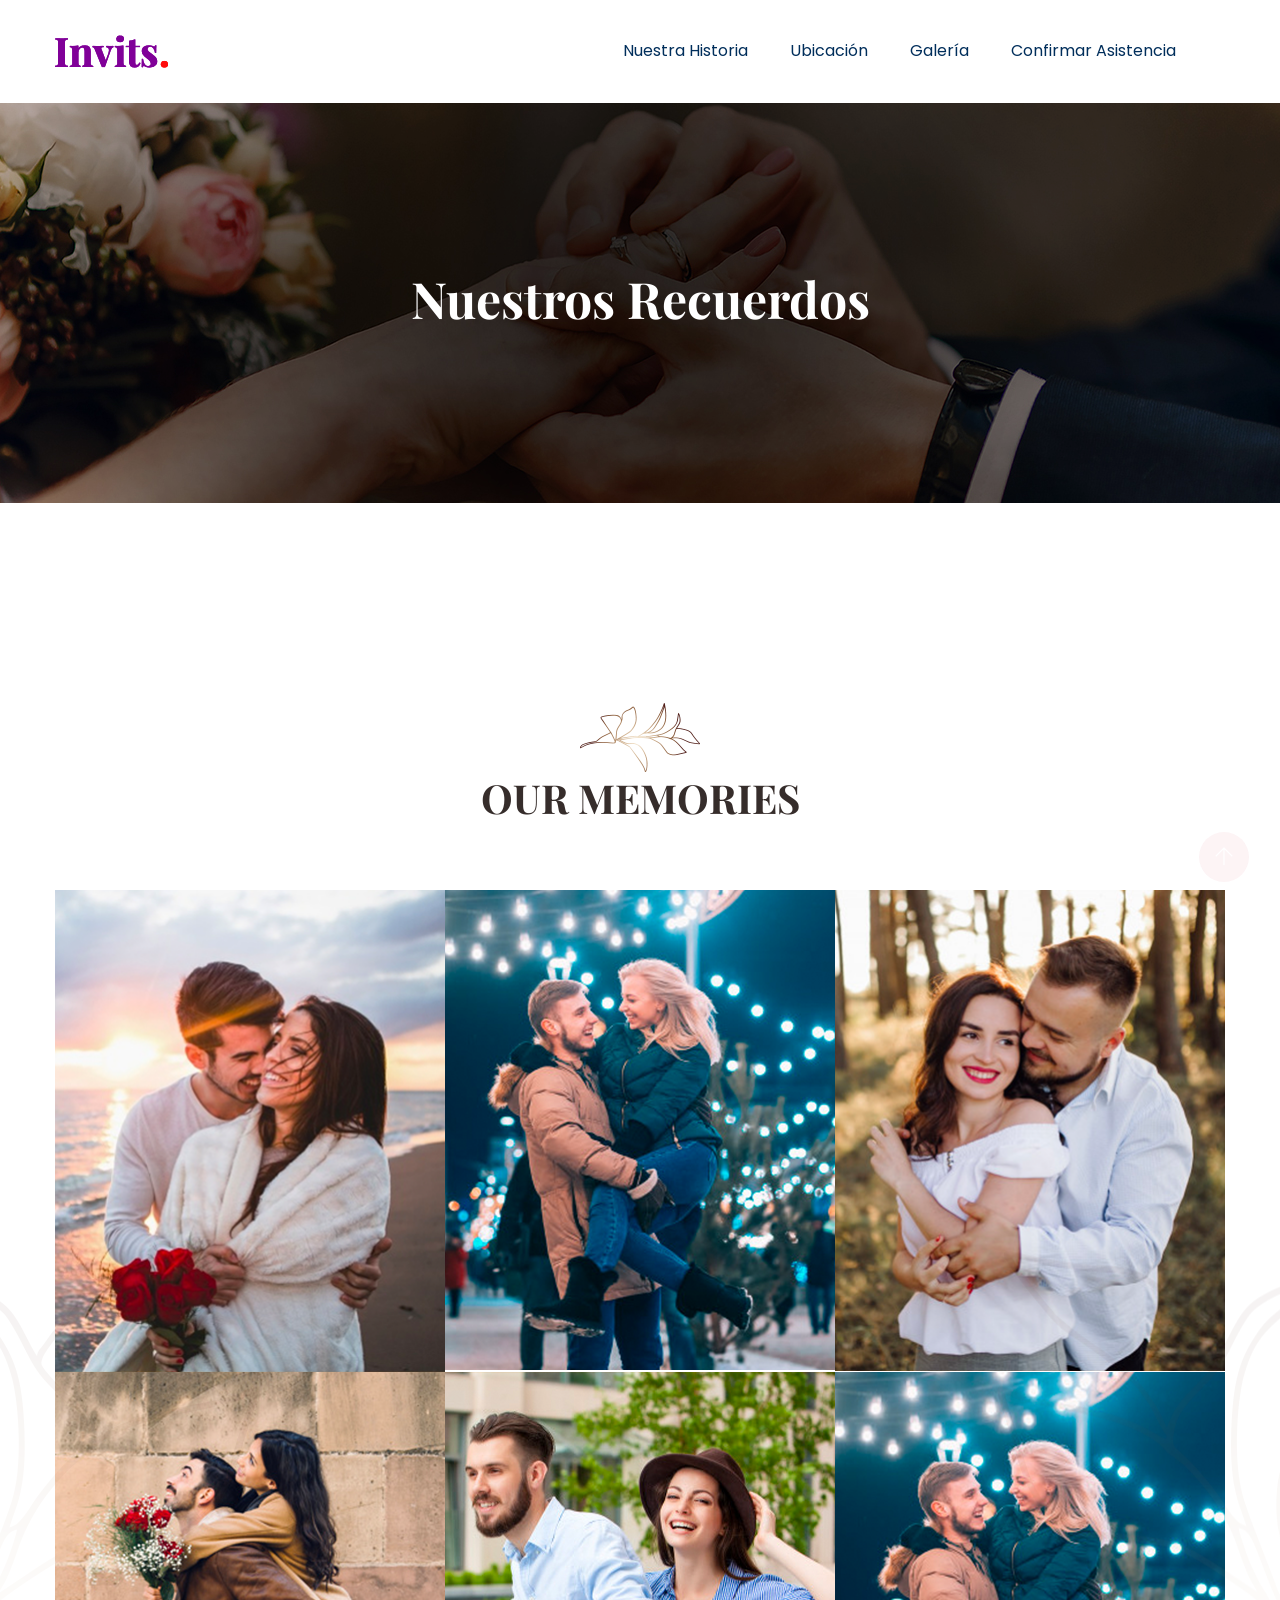
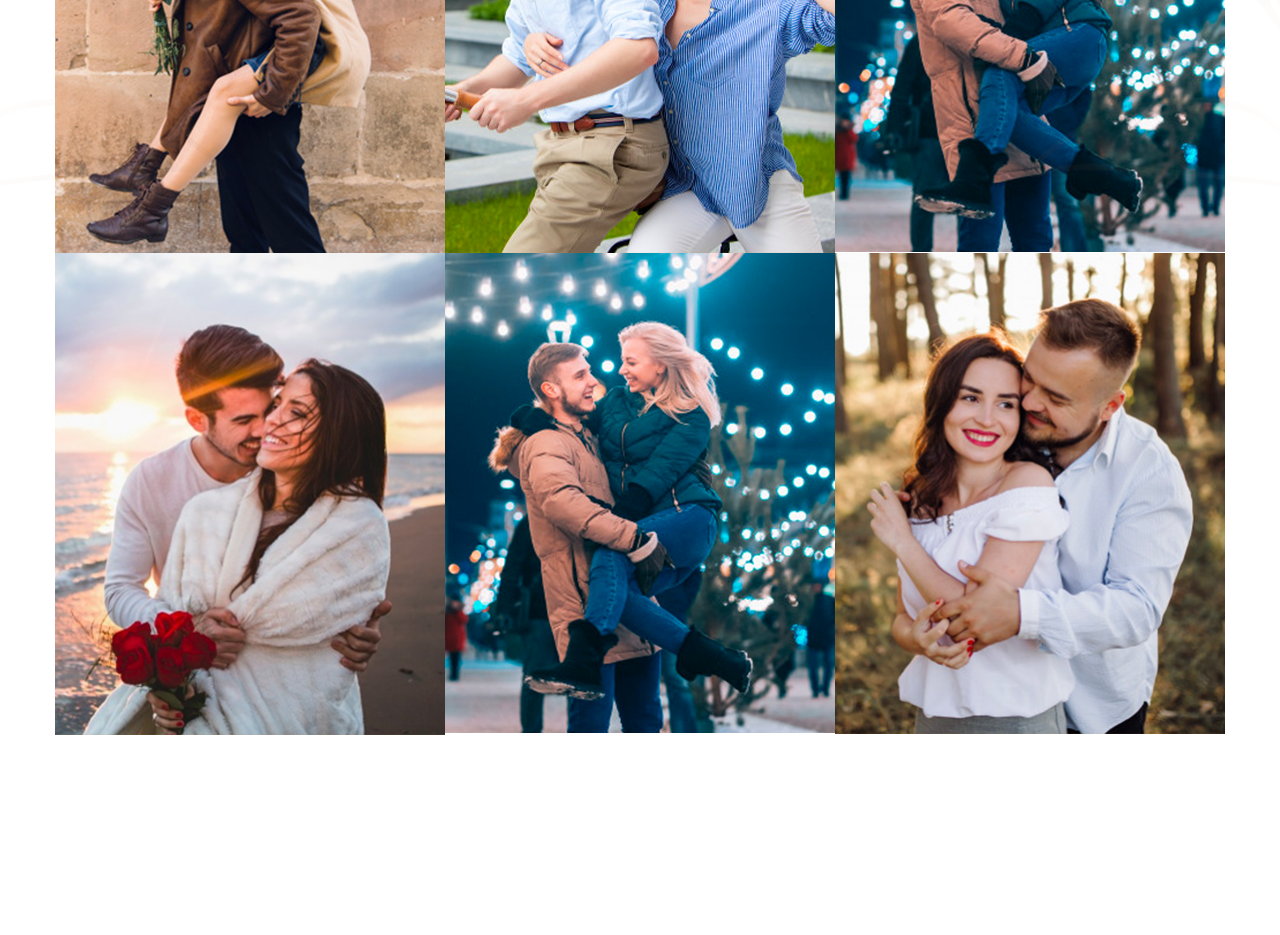
<file: gallery.html>
<!doctype html>
<html class="no-js" lang="zxx">
    <head>
        <meta charset="utf-8">
        <meta http-equiv="x-ua-compatible" content="ie=edge">
        <title>Wedding HTML-5 Template </title>
        <meta name="description" content="">
        <meta name="viewport" content="width=device-width, initial-scale=1">

        <link rel="manifest" href="site.webmanifest">
		<link rel="shortcut icon" type="image/x-icon" href="assets/img/favicon.ico">

		<!-- CSS here -->
            <link rel="stylesheet" href="assets/css/bootstrap.min.css">
            <link rel="stylesheet" href="assets/css/owl.carousel.min.css">
            <link rel="stylesheet" href="assets/css/flaticon.css">
            <link rel="stylesheet" href="assets/css/slicknav.css">
            <link rel="stylesheet" href="assets/css/animate.min.css">
            <link rel="stylesheet" href="assets/css/magnific-popup.css">
            <link rel="stylesheet" href="assets/css/fontawesome-all.min.css">
            <link rel="stylesheet" href="assets/css/themify-icons.css">
            <link rel="stylesheet" href="assets/css/slick.css">
            <link rel="stylesheet" href="assets/css/nice-select.css">
            <link rel="stylesheet" href="assets/css/style.css">
            <link rel="stylesheet" href="assets/css/responsive.css">
   </head>

   <body>
    <!-- Preloader Start -->
    <div id="preloader-active">
        <div class="preloader d-flex align-items-center justify-content-center">
            <div class="preloader-inner position-relative">
                <div class="preloader-circle"></div>
                <div class="preloader-img pere-text">
                    <img src="assets/img/logo/logo.png" alt="">
                </div>
            </div>
        </div>
    </div>
    <!-- Preloader Start -->
    <header>
        <!-- Header Start -->
       <div class="header-area">
            <div class="main-header header-sticky">
                <div class="container">
                    <div class="row align-items-center">
                        <!-- Logo -->
                        <div class="col-xl-2 col-lg-2 col-md-2">
                            <div class="logo">
                                <a href="index.html"><img src="assets/img/logo/logo.png" alt=""></a>
                            </div>
                        </div>
                        <div class="col-xl-10 col-lg-10 col-md-10">
                            <!-- Main-menu -->
                            <div class="main-menu f-right d-none d-lg-block">
                                <nav>                              
                                    <ul id="navigation">    
                                        <li><a href="our_story.html"> Nuestra Historia</a></li>
                                        <li><a href="location.html">Ubicación</a></li>
                                        <li><a href="gallery.html">Galería</a></li>
                                        <li><a href="booking.html">Confirmar Asistencia</a></li>
                                    </ul>
                                </nav>
                            </div>
                        </div> 
                        <!-- Mobile Menu -->
                        <div class="col-12">
                            <div class="mobile_menu d-block d-lg-none"></div>
                        </div>
                    </div>
                </div>
            </div>
       </div>
        <!-- Header End -->
    </header>
    <main>

        <!-- slider Area Start-->
        <div class="slider-area ">
            <!-- Mobile Menu -->
            <div class="single-slider slider-height2  hero-overly d-flex align-items-center" data-background="assets/img/hero/about_hero.jpg">
                <div class="container">
                    <div class="row">
                        <div class="col-xl-12">
                            <div class="hero-cap text-center">
                                <h2>Nuestros Recuerdos</h2>
                            </div>
                        </div>
                    </div>
                </div>
            </div>
        </div>
        <!-- slider End -->
        <!-- our Memories start -->
        <div class="our-memories-area section-padding2">
            <div class="container">
                <!-- section tittle -->
                <div class="row ">
                    <div class="col-lg-12">
                        <div class="section-tittle text-center">
                            <img src="assets/img/memories/section_tittle_flowre.png" alt="">
                            <h2>OUR MEMORIES</h2>
                        </div>
                    </div>
                </div>
                <div class="row no-gutters">
                    <div class="col-lg-4 col-md-4">
                        <div class="memory">
                            <div class="memories-img">
                                <img src="assets/img/memories/memories1.jpg" alt="">
                                <div class="menorie-icon" href="assets/img/memories/memories1.jpg">
                                    <i class="ti-plus"></i>
                                </div>
                            </div>
                        </div>
                    </div> 
                    <div class="col-lg-4 col-md-4">
                        <div class="memory">
                            <div class="memories-img">
                                <img src="assets/img/memories/memories2.jpg" alt="">
                                <div class="menorie-icon" href="assets/img/memories/memories2.jpg">
                                    <i class="ti-plus"></i>
                                </div>
                            </div>
                        </div>
                    </div> 
                    <div class="col-lg-4 col-md-4">
                        <div class="memory">
                            <div class="memories-img">
                                <img src="assets/img/memories/memories3.jpg" alt="">
                                <div class="menorie-icon" href="assets/img/memories/memories3.jpg">
                                    <i class="ti-plus"></i>
                                </div>
                            </div>
                        </div>
                    </div>
                    <div class="col-lg-4 col-md-4">
                        <div class="memory">
                            <div class="memories-img">
                                <img src="assets/img/memories/memories4.jpg" alt="">
                                <div class="menorie-icon" href="assets/img/memories/memories4.jpg">
                                    <i class="ti-plus"></i>
                                </div>
                            </div>
                        </div>
                    </div>
                    <div class="col-lg-4 col-md-4">
                        <div class="memory">
                            <div class="memories-img">
                                <img src="assets/img/memories/memories5.jpg" alt="">
                                <div class="menorie-icon" href="assets/img/memories/memories5.jpg">
                                    <i class="ti-plus"></i>
                                </div>
                            </div>
                        </div>
                    </div>   
                    <div class="col-lg-4 col-md-4">
                        <div class="memory">
                            <div class="memories-img">
                                <img src="assets/img/memories/memories2.jpg" alt="">
                                <div class="menorie-icon" href="assets/img/memories/memories2.jpg">
                                    <i class="ti-plus"></i>
                                </div>
                            </div>
                        </div>
                    </div> 
                     <div class="col-lg-4 col-md-4">
                        <div class="memory">
                            <div class="memories-img">
                                <img src="assets/img/memories/memories1.jpg" alt="">
                                <div class="menorie-icon" href="assets/img/memories/memories1.jpg">
                                    <i class="ti-plus"></i>
                                </div>
                            </div>
                        </div>
                    </div> 
                    <div class="col-lg-4 col-md-4">
                        <div class="memory">
                            <div class="memories-img">
                                <img src="assets/img/memories/memories2.jpg" alt="">
                                <div class="menorie-icon" href="assets/img/memories/memories2.jpg">
                                    <i class="ti-plus"></i>
                                </div>
                            </div>
                        </div>
                    </div> 
                    <div class="col-lg-4 col-md-4">
                        <div class="memory">
                            <div class="memories-img">
                                <img src="assets/img/memories/memories3.jpg" alt="">
                                <div class="menorie-icon" href="assets/img/memories/memories3.jpg">
                                    <i class="ti-plus"></i>
                                </div>
                            </div>
                        </div>
                    </div>
                </div>
            </div>
            <!-- Shape Img -->
            <div class="memories-shape d-none d-xl-block">
                <img src="assets/img/memories/left-img.png" class="memories-shape1" alt="">
                <img src="assets/img/memories/right-img.png" class="memories-shape2" alt="">
            </div>
        </div>
        <!-- our Memories End-->

    </main>
 
   
	<!-- JS here -->
	
		<!-- All JS Custom Plugins Link Here here -->
        <script src="./assets/js/vendor/modernizr-3.5.0.min.js"></script>
		
		<!-- Jquery, Popper, Bootstrap -->
		<script src="./assets/js/vendor/jquery-1.12.4.min.js"></script>
        <script src="./assets/js/popper.min.js"></script>
        <script src="./assets/js/bootstrap.min.js"></script>
	    <!-- Jquery Mobile Menu -->
        <script src="./assets/js/jquery.slicknav.min.js"></script>

		<!-- Jquery Slick , Owl-Carousel Plugins -->
        <script src="./assets/js/owl.carousel.min.js"></script>
        <script src="./assets/js/slick.min.js"></script>
        <!-- Date Picker -->
        <script src="./assets/js/gijgo.min.js"></script>
		<!-- One Page, Animated-HeadLin -->
        <script src="./assets/js/wow.min.js"></script>
		<script src="./assets/js/animated.headline.js"></script>
        <script src="./assets/js/jquery.magnific-popup.js"></script>

		<!-- Scrollup, nice-select, sticky -->
        <script src="./assets/js/jquery.scrollUp.min.js"></script>
        <script src="./assets/js/jquery.nice-select.min.js"></script>
		<script src="./assets/js/jquery.sticky.js"></script>
        
        <!-- contact js -->
        <script src="./assets/js/contact.js"></script>
        <script src="./assets/js/jquery.form.js"></script>
        <script src="./assets/js/jquery.validate.min.js"></script>
        <script src="./assets/js/mail-script.js"></script>
        <script src="./assets/js/jquery.ajaxchimp.min.js"></script>
        
		<!-- Jquery Plugins, main Jquery -->	
        <script src="./assets/js/plugins.js"></script>
        <script src="./assets/js/main.js"></script>
        
    </body>
</html>
</file>
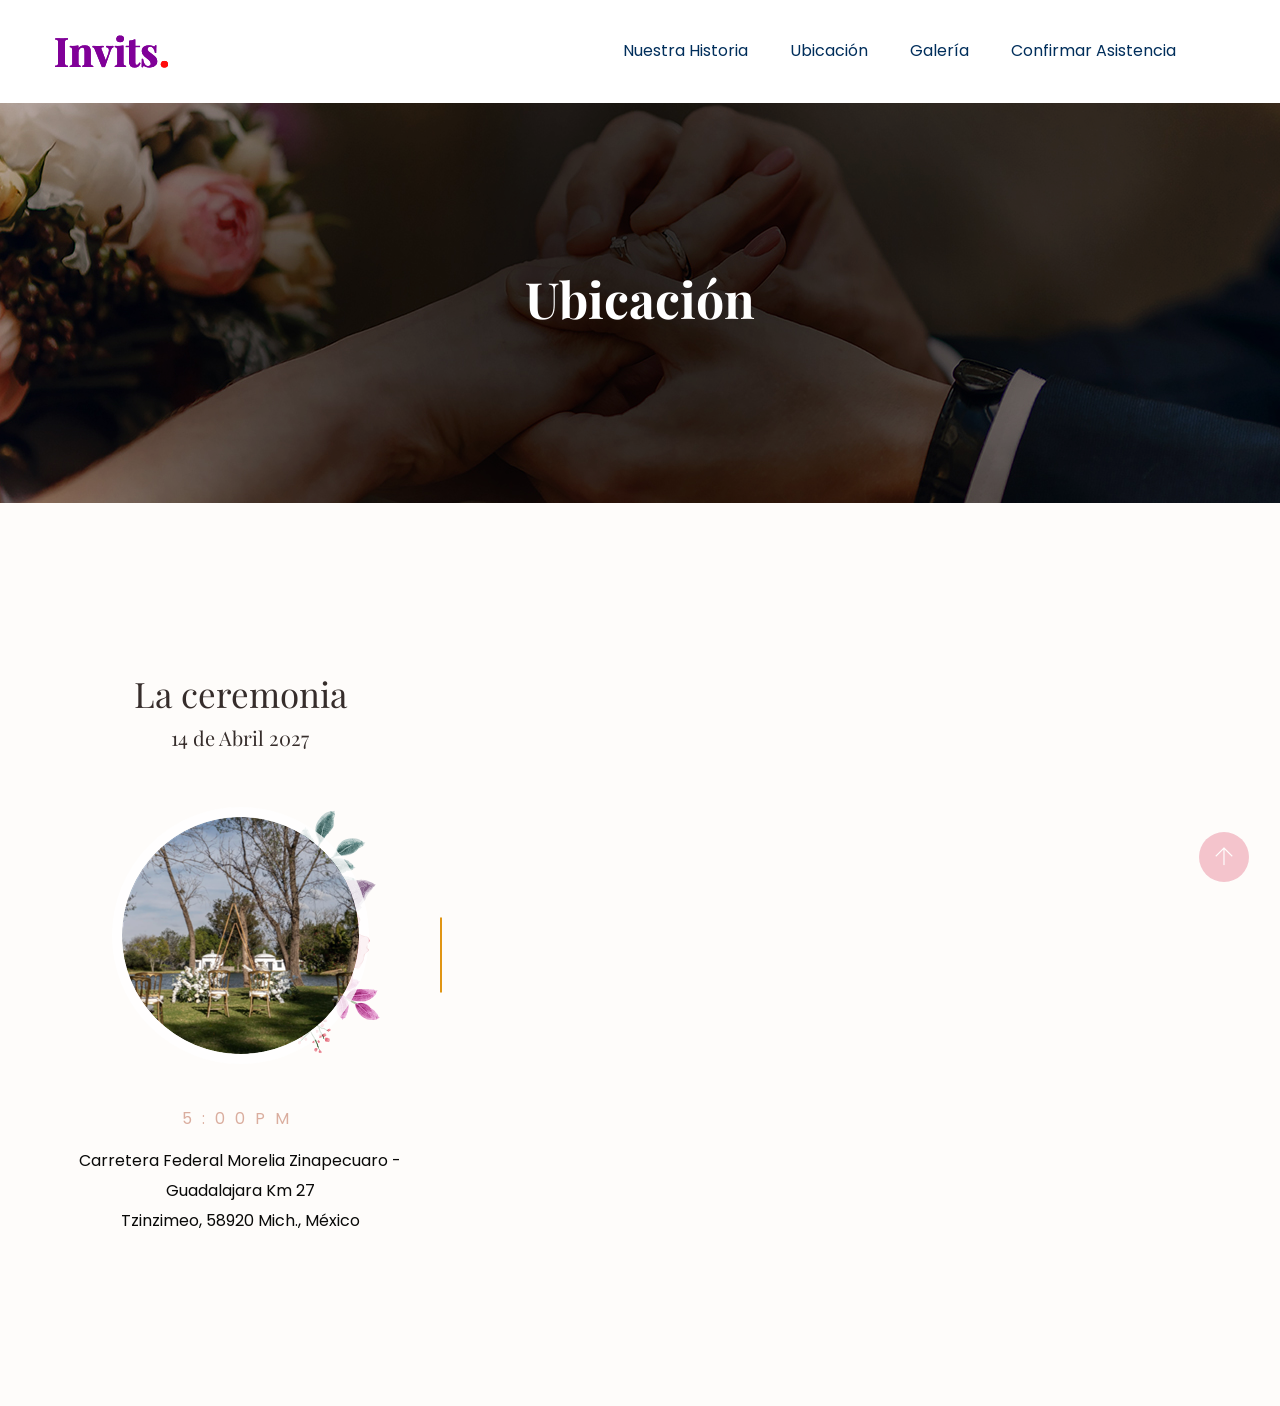
<file: location.html>
<!doctype html>
<html class="no-js" lang="zxx">
    <head>
        <meta charset="utf-8">
        <meta http-equiv="x-ua-compatible" content="ie=edge">
        <title>Wedding HTML-5 Template </title>
        <meta name="description" content="">
        <meta name="viewport" content="width=device-width, initial-scale=1">

        <link rel="manifest" href="site.webmanifest">
		<link rel="shortcut icon" type="image/x-icon" href="assets/img/favicon.ico">

		<!-- CSS here -->
            <link rel="stylesheet" href="assets/css/bootstrap.min.css">
            <link rel="stylesheet" href="assets/css/owl.carousel.min.css">
            <link rel="stylesheet" href="assets/css/flaticon.css">
            <link rel="stylesheet" href="assets/css/slicknav.css">
            <link rel="stylesheet" href="assets/css/animate.min.css">
            <link rel="stylesheet" href="assets/css/magnific-popup.css">
            <link rel="stylesheet" href="assets/css/fontawesome-all.min.css">
            <link rel="stylesheet" href="assets/css/themify-icons.css">
            <link rel="stylesheet" href="assets/css/slick.css">
            <link rel="stylesheet" href="assets/css/nice-select.css">
            <link rel="stylesheet" href="assets/css/style.css">
            <link rel="stylesheet" href="assets/css/responsive.css">
   </head>

   <body>
       
    <!-- Preloader Start -->
    <div id="preloader-active">
        <div class="preloader d-flex align-items-center justify-content-center">
            <div class="preloader-inner position-relative">
                <div class="preloader-circle"></div>
                <div class="preloader-img pere-text">
                    <img src="assets/img/logo/logo.png" alt="">
                </div>
            </div>
        </div>
    </div>
    <!-- Preloader Start -->
    <header>
        <!-- Header Start -->
       <div class="header-area">
            <div class="main-header header-sticky">
                <div class="container">
                    <div class="row align-items-center">
                        <!-- Logo -->
                        <div class="col-xl-2 col-lg-2 col-md-2">
                            <div class="logo">
                                <a href="index.html"><img src="assets/img/logo/logo.png" alt=""></a>
                            </div>
                        </div>
                        <div class="col-xl-10 col-lg-10 col-md-10">
                            <!-- Main-menu -->
                            <div class="main-menu f-right d-none d-lg-block">
                                <nav>                              
                                    <ul id="navigation">    
                                        <li><a href="our_story.html"> Nuestra Historia</a></li>
                                        <li><a href="location.html">Ubicación</a></li>
                                        <li><a href="gallery.html">Galería</a></li>
                                        <li><a href="booking.html">Confirmar Asistencia</a></li>
                                    </ul>
                                </nav>
                            </div>
                        </div> 
                        <!-- Mobile Menu -->
                        <div class="col-12">
                            <div class="mobile_menu d-block d-lg-none"></div>
                        </div>
                    </div>
                </div>
            </div>
       </div>
        <!-- Header End -->
    </header>
    <main>

        <!-- slider Area Start-->
        <div class="slider-area ">
            <!-- Mobile Menu -->
            <div class="single-slider slider-height2  hero-overly d-flex align-items-center" data-background="assets/img/hero/about_hero.jpg">
                <div class="container">
                    <div class="row">
                        <div class="col-xl-12">
                            <div class="hero-cap text-center">
                                <h2>Ubicación</h2>
                            </div>
                        </div>
                    </div>
                </div>
            </div>
        </div>
        <!-- slider Area End-->
        <!-- Services Area Start-->
         <div class="service-area ">
            <div class="container">
                <div class="row">
                    <div class="col-lg-4">
                        <div class="singl-services text-center mb-60">
                            <div class="top-caption">
                                <h4>La ceremonia</h4>
                                <p>14 de Abril 2027</p>
                            </div>
                            <div class="services-img">
                                <img src="assets/img/service/service2.png" alt="">
                                <div class="back-flower">
                                    <img src="assets/img/service/services_flower1.png" alt="">
                                </div>
                            </div>
                            <div class="bottom-caption">
                                <span>5:00PM</span>
                                <p>Carretera Federal Morelia Zinapecuaro - Guadalajara Km 27 <br>Tzinzimeo, 58920 Mich., México
                                </p>
                            </div>
                        </div>
                    </div>
                    <div class="col-lg-8">
                        <!-- ================ Map ================= -->
                        <section class="contact-sections">
                            <div class="d-area">
                                <div id="map" style="height: 500px;">
                                    <iframe title="Mapa de la ubicación"
                                        src="https://www.google.com/maps/embed?pb=!1m14!1m8!1m3!1d7504.635655872568!2d-100.982745!3d19.868797!3m2!1i1024!2i768!4f13.1!3m3!1m2!1s0x842d11ff3b29a6d3%3A0x5093177ec70b36b0!2sHacienda%20Tzintzimeo!5e0!3m2!1ses!2smx!4v1795158953284!5m2!1ses!2smx"
                                        style="width: 100%; height: 100%; border: 0;" loading="lazy"
                                        referrerpolicy="strict-origin-when-cross-origin" allowfullscreen>
                                    </iframe>
                                </div>
                            </div>
                        </section>
                        <!-- ================ Map ================= -->
                    </div>
                </div>
            </div>
        </div>
        <!-- Services Area End-->


    </main>
  
	<!-- JS here -->
	
		<!-- All JS Custom Plugins Link Here here -->
        <script src="./assets/js/vendor/modernizr-3.5.0.min.js"></script>
		
		<!-- Jquery, Popper, Bootstrap -->
		<script src="./assets/js/vendor/jquery-1.12.4.min.js"></script>
        <script src="./assets/js/popper.min.js"></script>
        <script src="./assets/js/bootstrap.min.js"></script>
	    <!-- Jquery Mobile Menu -->
        <script src="./assets/js/jquery.slicknav.min.js"></script>

		<!-- Jquery Slick , Owl-Carousel Plugins -->
        <script src="./assets/js/owl.carousel.min.js"></script>
        <script src="./assets/js/slick.min.js"></script>
        <!-- Date Picker -->
        <script src="./assets/js/gijgo.min.js"></script>
		<!-- One Page, Animated-HeadLin -->
        <script src="./assets/js/wow.min.js"></script>
		<script src="./assets/js/animated.headline.js"></script>
        <script src="./assets/js/jquery.magnific-popup.js"></script>

		<!-- Scrollup, nice-select, sticky -->
        <script src="./assets/js/jquery.scrollUp.min.js"></script>
        <script src="./assets/js/jquery.nice-select.min.js"></script>
		<script src="./assets/js/jquery.sticky.js"></script>
        
        <!-- contact js -->
        <script src="./assets/js/contact.js"></script>
        <script src="./assets/js/jquery.form.js"></script>
        <script src="./assets/js/jquery.validate.min.js"></script>
        <script src="./assets/js/mail-script.js"></script>
        <script src="./assets/js/jquery.ajaxchimp.min.js"></script>
        
		<!-- Jquery Plugins, main Jquery -->	
        <script src="./assets/js/plugins.js"></script>
        <script src="./assets/js/main.js"></script>
        
    </body>
</html>
</file>
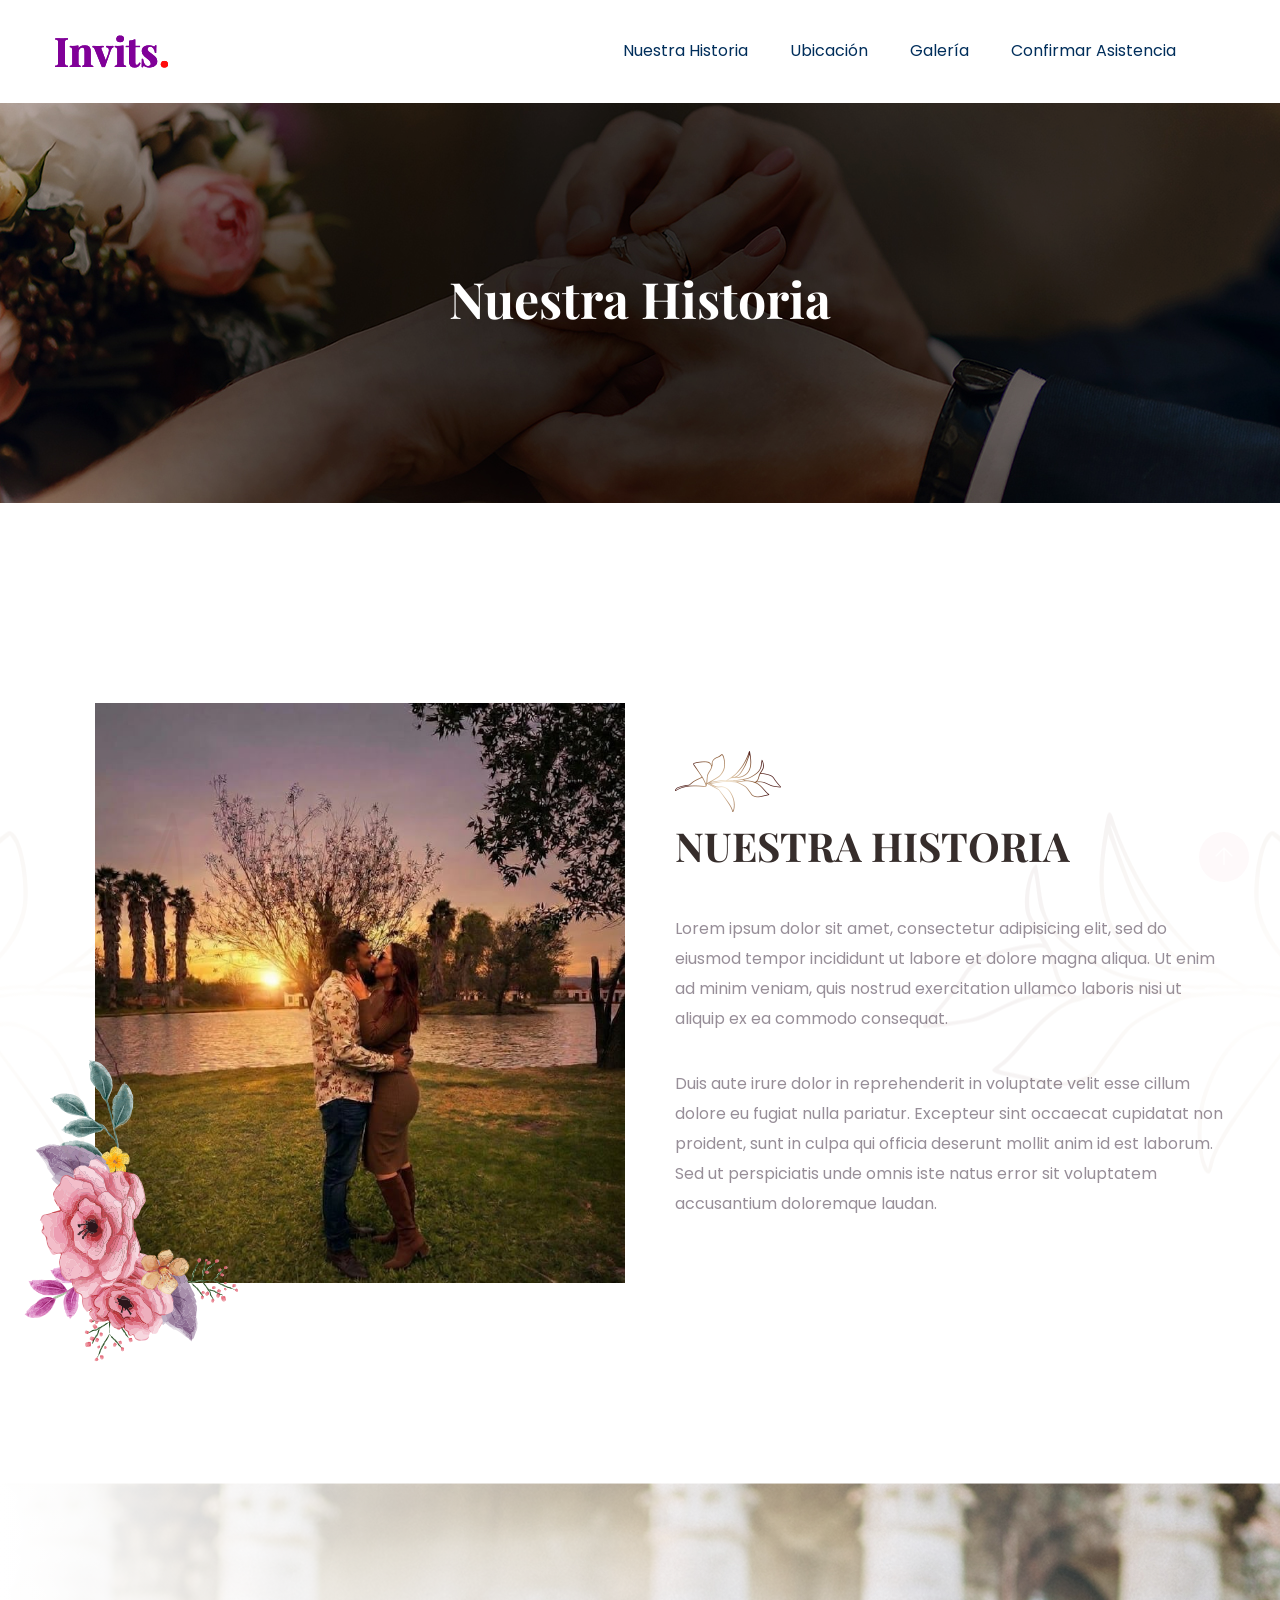
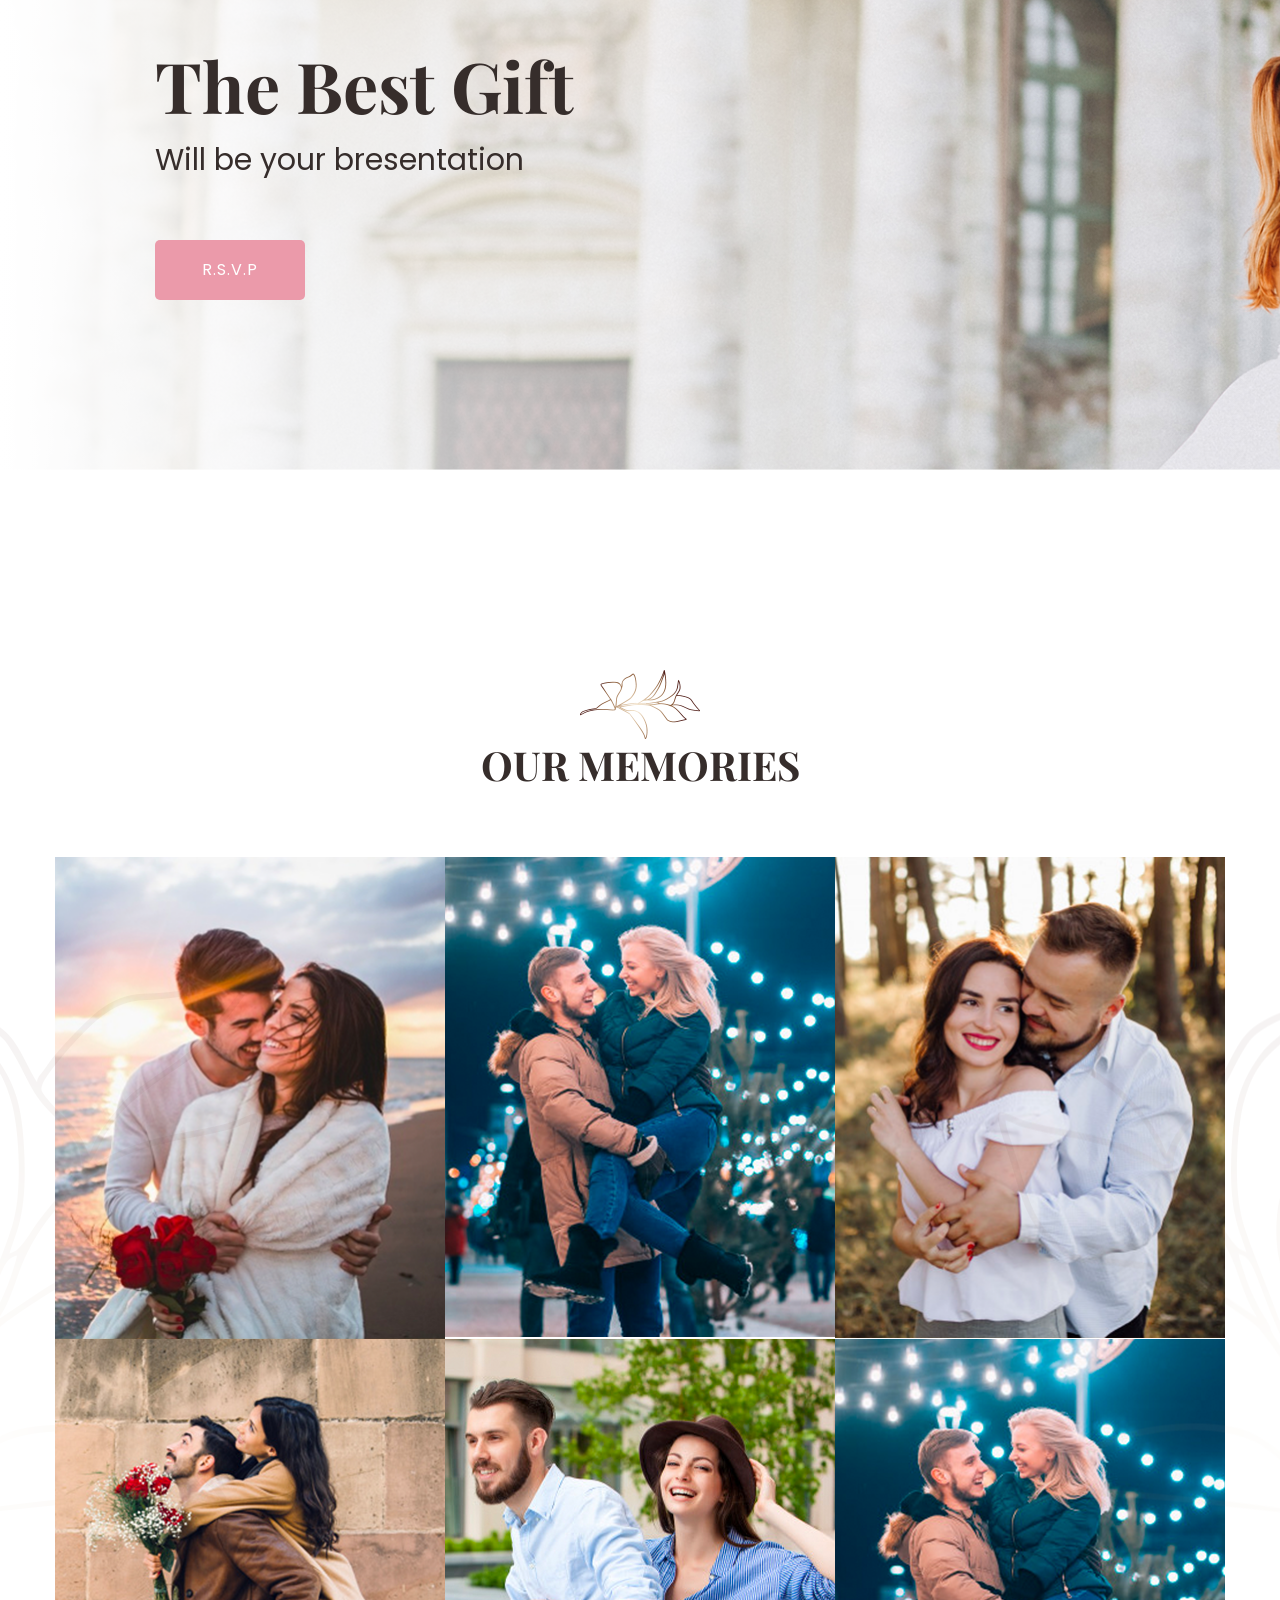
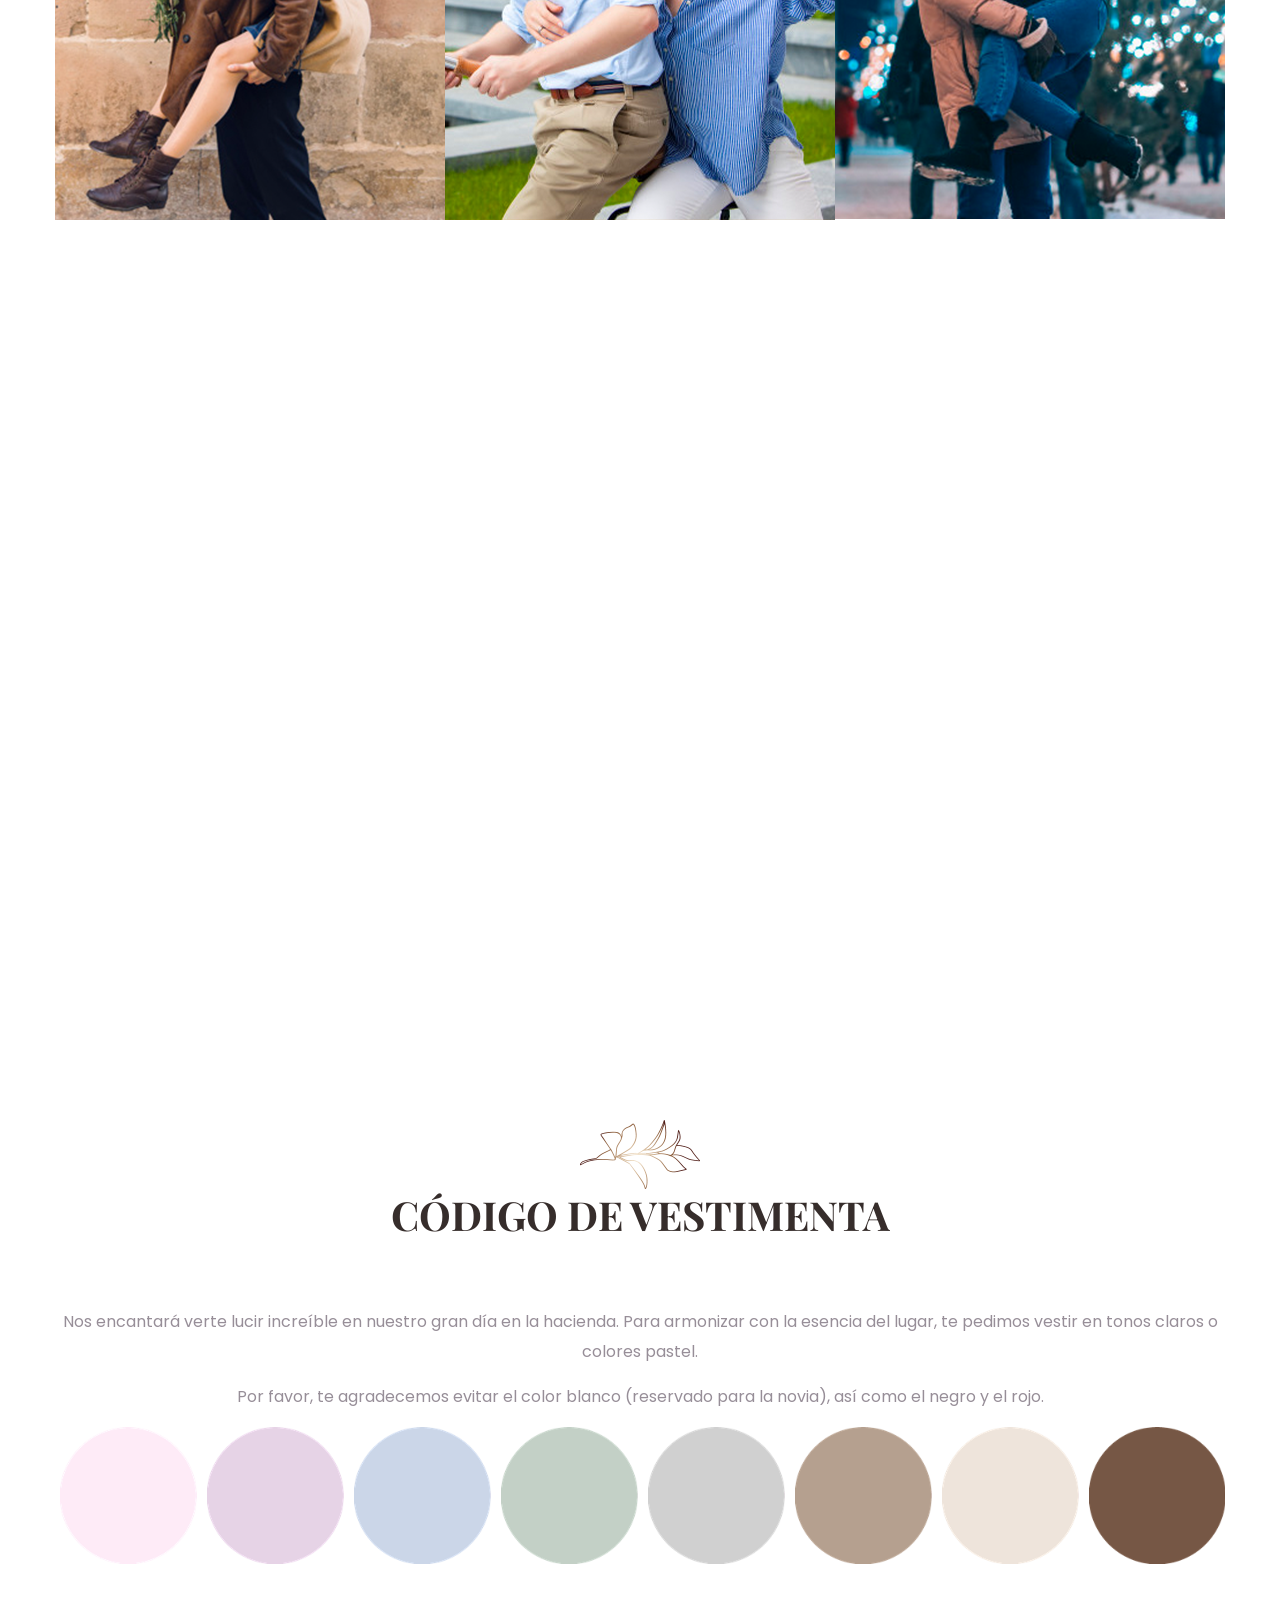
<file: our_story.html>
<!doctype html>
<html class="no-js" lang="zxx">
    <head>
        <meta charset="utf-8">
        <meta http-equiv="x-ua-compatible" content="ie=edge">
        <title>Wedding HTML-5 Template </title>
        <meta name="description" content="">
        <meta name="viewport" content="width=device-width, initial-scale=1">

        <link rel="manifest" href="site.webmanifest">
		<link rel="shortcut icon" type="image/x-icon" href="assets/img/favicon.ico">

		<!-- CSS here -->
            <link rel="stylesheet" href="assets/css/bootstrap.min.css">
            <link rel="stylesheet" href="assets/css/owl.carousel.min.css">
            <link rel="stylesheet" href="assets/css/flaticon.css">
            <link rel="stylesheet" href="assets/css/slicknav.css">
            <link rel="stylesheet" href="assets/css/animate.min.css">
            <link rel="stylesheet" href="assets/css/magnific-popup.css">
            <link rel="stylesheet" href="assets/css/fontawesome-all.min.css">
            <link rel="stylesheet" href="assets/css/themify-icons.css">
            <link rel="stylesheet" href="assets/css/slick.css">
            <link rel="stylesheet" href="assets/css/nice-select.css">
            <link rel="stylesheet" href="assets/css/style.css">
            <link rel="stylesheet" href="assets/css/responsive.css">
   </head>

   <body>
       
    <!-- Preloader Start -->
    <div id="preloader-active">
        <div class="preloader d-flex align-items-center justify-content-center">
            <div class="preloader-inner position-relative">
                <div class="preloader-circle"></div>
                <div class="preloader-img pere-text">
                    <img src="assets/img/logo/logo.png" alt="">
                </div>
            </div>
        </div>
    </div>
    <!-- Preloader Start -->

    <header>
        <!-- Header Start -->
       <div class="header-area">
            <div class="main-header header-sticky">
                <div class="container">
                    <div class="row align-items-center">
                        <!-- Logo -->
                        <div class="col-xl-2 col-lg-2 col-md-2">
                            <div class="logo">
                                <a href="index.html"><img src="assets/img/logo/logo.png" alt=""></a>
                            </div>
                        </div>
                        <div class="col-xl-10 col-lg-10 col-md-10">
                            <!-- Main-menu -->
                            <div class="main-menu f-right d-none d-lg-block">
                                <nav>                              
                                    <ul id="navigation">    
                                        <li><a href="our_story.html"> Nuestra Historia</a></li>
                                        <li><a href="location.html">Ubicación</a></li>
                                        <li><a href="gallery.html">Galería</a></li>
                                        <li><a href="booking.html">Confirmar Asistencia</a></li>
                                    </ul>
                                </nav>
                            </div>
                        </div> 
                        <!-- Mobile Menu -->
                        <div class="col-12">
                            <div class="mobile_menu d-block d-lg-none"></div>
                        </div>
                    </div>
                </div>
            </div>
       </div>
        <!-- Header End -->
    </header>

    <main>
        <!-- slider Area Start-->
        <div class="slider-area ">
            <!-- Mobile Menu -->
            <div class="single-slider slider-height2  hero-overly d-flex align-items-center" data-background="assets/img/hero/about_hero.jpg">
                <div class="container">
                    <div class="row">
                        <div class="col-xl-12">
                            <div class="hero-cap text-center">
                                <h2>Nuestra Historia</h2>
                            </div>
                        </div>
                    </div>
                </div>
            </div>
        </div>
        <!-- slider Area End-->

        <!-- Nuestra Historia Start -->
        <div class="Our-story-area story-padding">
            <div class="container">
                <div class="row">
                    <div class="col-lg-6">
                        <div class="story-img mb-100">
                             <img src="assets/img/our_story/story-img.jpeg" class="story-imges" alt="">
                             <!-- shape flower -->
                             <div class="shape-flower-img">
                                <img src="assets/img/our_story/flower_top.png" class="flower-top" alt="">
                            </div>
                        </div>
                    </div>
                    <div class="col-lg-6">
                        <div class="story-caption">
                            <img src="assets/img/our_story/flower_right.png" alt="">
                            <h3>Nuestra Historia</h3>
                            <p class="story1">Lorem ipsum dolor sit amet, consectetur adipisicing elit, sed do eiusmod tempor incididunt ut labore et dolore magna aliqua. Ut enim ad minim veniam, quis nostrud exercitation ullamco laboris nisi ut aliquip ex ea commodo consequat.</p>
                            <p class="story2">Duis aute irure dolor in reprehenderit in voluptate velit esse cillum dolore eu fugiat nulla pariatur. Excepteur sint occaecat cupidatat non proident, sunt in culpa qui officia deserunt mollit anim id est laborum. Sed ut perspiciatis unde omnis iste natus error sit voluptatem accusantium doloremque laudan.</p>
                        </div>
                    </div>
                </div>
            </div>
            <!-- shape -->
            <div class="shape-flower d-none d-xl-block">
                <img src="assets/img/our_story/shape_left.png" class="flower1" alt="">
                <img src="assets/img/our_story/shape_right.png" class="flower2 " alt="">
            </div>
        </div>
        <!-- Nuestra Historia Ende -->
        <!-- Gift Start -->
        <div class="gift-area gift-padding gift-overly" data-background="assets/img/memories/gft.jpg">
            <div class="container">
                <div class="row">
                    <div class=" offset-lg-1 col-12">
                        <div class="gift-caption">
                            <h2>The Best Gift</h2>
                            <p>Will be your bresentation</p>
                            <a href="#" class="btn">R.S.V.P</a>
                        </div>
                    </div>
                </div>
            </div>
        </div>
        <!-- Gift End -->
        <!-- our Memories start -->

        <div class="our-memories-area section-padding2">
            <div class="container">
                <!-- section tittle -->
                <div class="row ">
                    <div class="col-lg-12">
                        <div class="section-tittle text-center">
                            <img src="assets/img/memories/section_tittle_flowre.png" alt="">
                            <h2>OUR MEMORIES</h2>
                        </div>
                    </div>
                </div>
                <div class="row no-gutters">
                    <div class="col-lg-4 col-md-4">
                        <div class="memory">
                            <div class="memories-img">
                                <img src="assets/img/memories/memories1.jpg" alt="">
                                <div class="menorie-icon" href="assets/img/memories/memories1.jpg">
                                    <i class="ti-plus"></i>
                                </div>
                            </div>
                        </div>
                    </div> 
                    <div class="col-lg-4 col-md-4">
                        <div class="memory">
                            <div class="memories-img">
                                <img src="assets/img/memories/memories2.jpg" alt="">
                                <div class="menorie-icon" href="assets/img/memories/memories2.jpg">
                                    <i class="ti-plus"></i>
                                </div>
                            </div>
                        </div>
                    </div> 
                    <div class="col-lg-4 col-md-4">
                        <div class="memory">
                            <div class="memories-img">
                                <img src="assets/img/memories/memories3.jpg" alt="">
                                <div class="menorie-icon" href="assets/img/memories/memories3.jpg">
                                    <i class="ti-plus"></i>
                                </div>
                            </div>
                        </div>
                    </div>
                    <div class="col-lg-4 col-md-4">
                        <div class="memory">
                            <div class="memories-img">
                                <img src="assets/img/memories/memories4.jpg" alt="">
                                <div class="menorie-icon" href="assets/img/memories/memories4.jpg">
                                    <i class="ti-plus"></i>
                                </div>
                            </div>
                        </div>
                    </div>
                    <div class="col-lg-4 col-md-4">
                        <div class="memory">
                            <div class="memories-img">
                                <img src="assets/img/memories/memories5.jpg" alt="">
                                <div class="menorie-icon" href="assets/img/memories/memories5.jpg">
                                    <i class="ti-plus"></i>
                                </div>
                            </div>
                        </div>
                    </div>   
                    <div class="col-lg-4 col-md-4">
                        <div class="memory">
                            <div class="memories-img">
                                <img src="assets/img/memories/memories2.jpg" alt="">
                                <div class="menorie-icon" href="assets/img/memories/memories2.jpg">
                                    <i class="ti-plus"></i>
                                </div>
                            </div>
                        </div>
                    </div> 
                    
                </div>
            </div>
            <!-- Shape Img -->
            <div class="memories-shape d-none d-xl-block">
                <img src="assets/img/memories/left-img.png" class="memories-shape1" alt="">
                <img src="assets/img/memories/right-img.png" class="memories-shape2" alt="">
            </div>
        </div>
        <!-- our Memories End-->

        <!-- ================ Map ================= -->
        <section class="contact-sections">
            <div class="d-area">
                <div id="map" style="height: 500px;">
                    <iframe
                        title="Mapa de la ubicación"
                        src="https://www.google.com/maps/embed?pb=!1m14!1m8!1m3!1d7504.635655872568!2d-100.982745!3d19.868797!3m2!1i1024!2i768!4f13.1!3m3!1m2!1s0x842d11ff3b29a6d3%3A0x5093177ec70b36b0!2sHacienda%20Tzintzimeo!5e0!3m2!1ses!2smx!4v1795158953284!5m2!1ses!2smx"
                        style="width: 100%; height: 100%; border: 0;"
                        loading="lazy"
                        referrerpolicy="strict-origin-when-cross-origin"
                        allowfullscreen>
                    </iframe>
                </div>
            </div>
        </section>
         <!-- ================ Map ================= -->

         <div class="brand-area section-padding2">
            <div class="container">
                 <!-- section tittle -->
                 <div class="row ">
                    <div class="col-lg-12">
                        <div class="section-tittle text-center">
                            <img src="assets/img/memories/section_tittle_flowre.png" alt="">
                            <h2>CÓDIGO DE VESTIMENTA</h2>
                            <p>Nos encantará verte lucir increíble en nuestro gran día en la hacienda. Para armonizar con la esencia del lugar, te pedimos vestir en tonos claros o colores pastel.</p>
                            <p>Por favor, te agradecemos evitar el color blanco (reservado para la novia), así como el negro y el rojo.</p>
           
                        </div>
                    </div>
                </div>
                <div class="brand-active brand-border">
                     <div class="single-brand">
                        <img src="assets/img/service/brand1.png" alt="">
                    </div>
                    <div class="single-brand">
                        <img src="assets/img/service/brand2.png" alt="">
                    </div>
                    <div class="single-brand">
                        <img src="assets/img/service/brand3.png" alt="">
                    </div>
                    <div class="single-brand">
                        <img src="assets/img/service/brand4.png" alt="">
                    </div>
                    <div class="single-brand">
                        <img src="assets/img/service/brand5.png" alt="">
                    </div>
                    <div class="single-brand">
                        <img src="assets/img/service/brand6.png" alt="">
                    </div>
                    <div class="single-brand">
                        <img src="assets/img/service/brand7.png" alt="">
                    </div>
                    <div class="single-brand">
                        <img src="assets/img/service/brand8.png" alt="">
                    </div>
                </div>
            </div>
        </div>

    </main>
  
   
	<!-- JS here -->
	
		<!-- All JS Custom Plugins Link Here here -->
        <script src="./assets/js/vendor/modernizr-3.5.0.min.js"></script>
		
		<!-- Jquery, Popper, Bootstrap -->
		<script src="./assets/js/vendor/jquery-1.12.4.min.js"></script>
        <script src="./assets/js/popper.min.js"></script>
        <script src="./assets/js/bootstrap.min.js"></script>
	    <!-- Jquery Mobile Menu -->
        <script src="./assets/js/jquery.slicknav.min.js"></script>

		<!-- Jquery Slick , Owl-Carousel Plugins -->
        <script src="./assets/js/owl.carousel.min.js"></script>
        <script src="./assets/js/slick.min.js"></script>
        <!-- Date Picker -->
        <script src="./assets/js/gijgo.min.js"></script>
		<!-- One Page, Animated-HeadLin -->
        <script src="./assets/js/wow.min.js"></script>
		<script src="./assets/js/animated.headline.js"></script>
        <script src="./assets/js/jquery.magnific-popup.js"></script>

		<!-- Scrollup, nice-select, sticky -->
        <script src="./assets/js/jquery.scrollUp.min.js"></script>
        <script src="./assets/js/jquery.nice-select.min.js"></script>
		<script src="./assets/js/jquery.sticky.js"></script>
        
        <!-- contact js -->
        <script src="./assets/js/contact.js"></script>
        <script src="./assets/js/jquery.form.js"></script>
        <script src="./assets/js/jquery.validate.min.js"></script>
        <script src="./assets/js/mail-script.js"></script>
        <script src="./assets/js/jquery.ajaxchimp.min.js"></script>
        
		<!-- Jquery Plugins, main Jquery -->	
        <script src="./assets/js/plugins.js"></script>
        <script src="./assets/js/main.js"></script>
        
    </body>
</html>
</file>
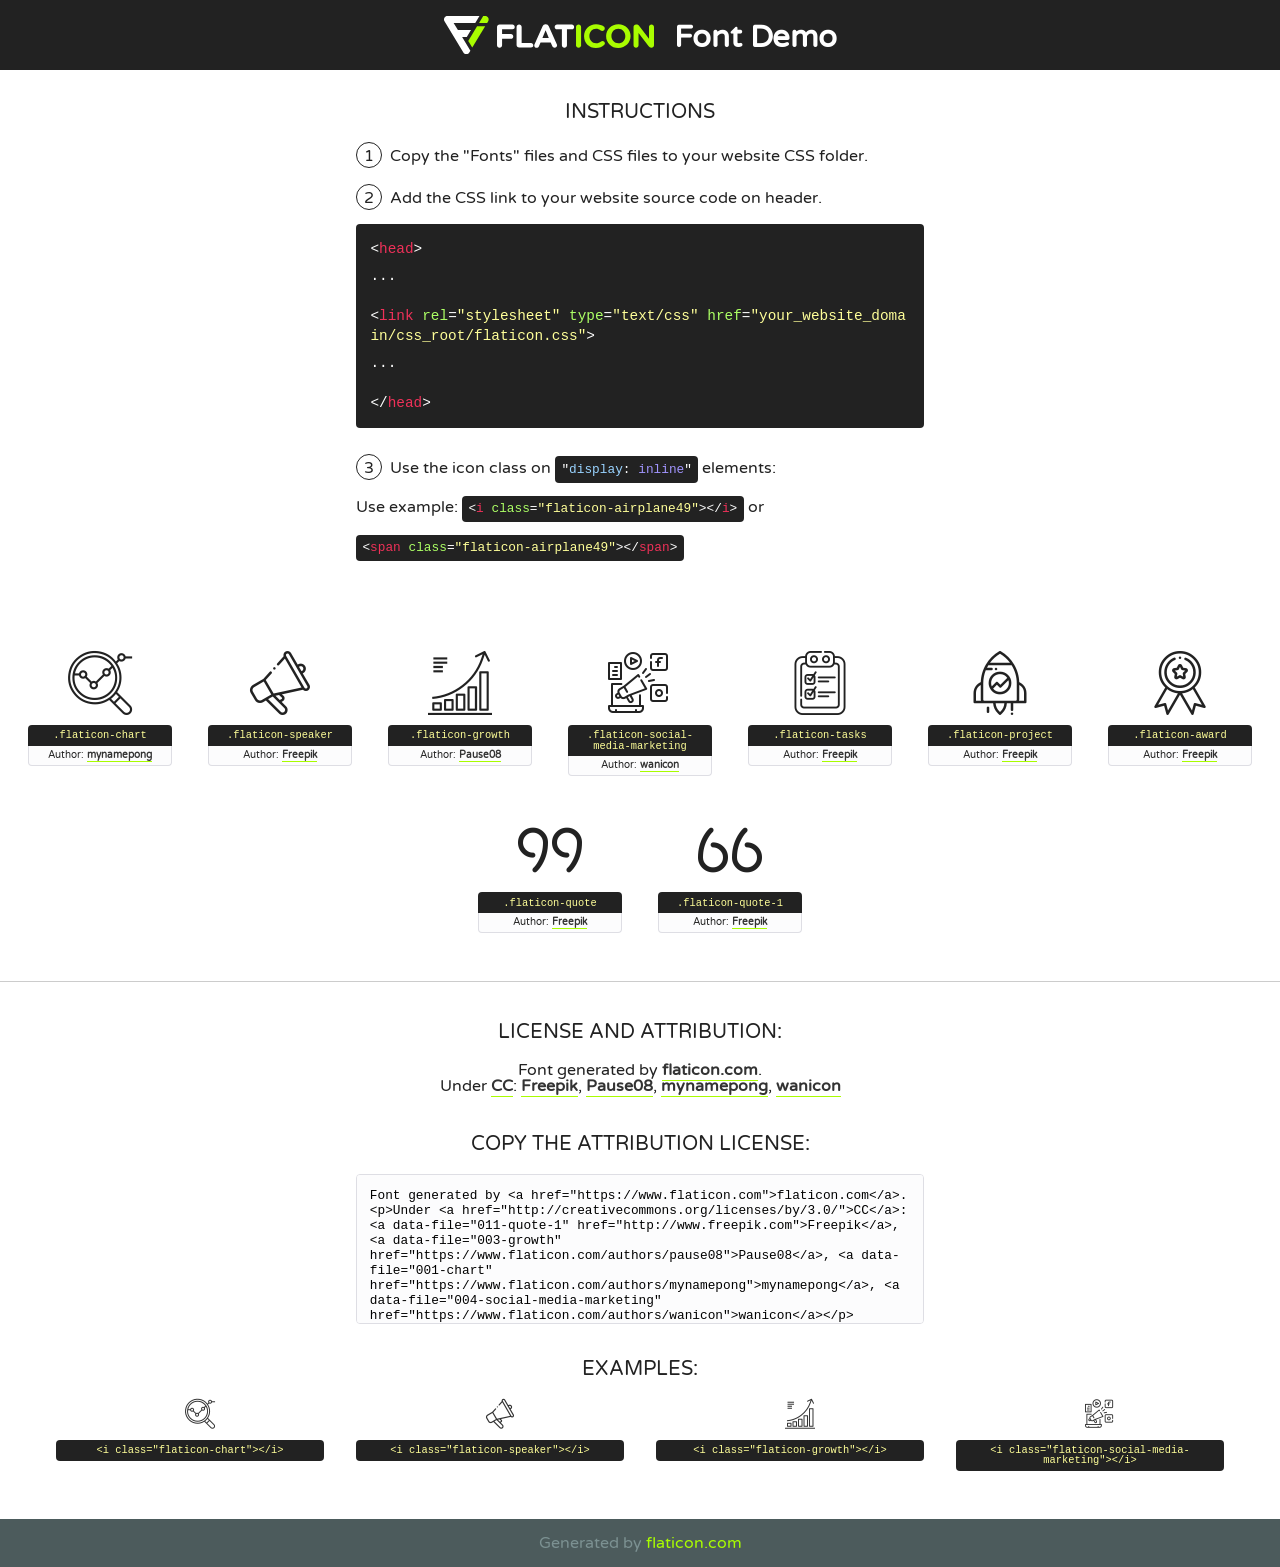
<file: assets/fonts/flaticon.html>
<!DOCTYPE html>
<!--
  Flaticon icon font: Flaticon
  Creation date: 03/02/2020 09:43
-->
<html>
<!DOCTYPE html>
<html>

<head>
    <title>Flaticon WebFont</title>
    <link href="http://fonts.googleapis.com/css?family=Varela+Round" rel="stylesheet" type="text/css" />
    <link rel="stylesheet" type="text/css" href="flaticon.css">
    <meta charset="UTF-8">
    <style>
    html, body, div, span, applet, object, iframe,
    h1, h2, h3, h4, h5, h6, p, blockquote, pre,
    a, abbr, acronym, address, big, cite, code,
    del, dfn, em, img, ins, kbd, q, s, samp,
    small, strike, strong, sub, sup, tt, var,
    b, u, i, center,
    dl, dt, dd, ol, ul, li,
    fieldset, form, label, legend,
    table, caption, tbody, tfoot, thead, tr, th, td,
    article, aside, canvas, details, embed, 
    figure, figcaption, footer, header, hgroup, 
    menu, nav, output, ruby, section, summary,
    time, mark, audio, video {
        margin: 0;
        padding: 0;
        border: 0;
        font-size: 100%;
        font: inherit;
        vertical-align: baseline;
    }
    /* HTML5 display-role reset for older browsers */
    article, aside, details, figcaption, figure, 
    footer, header, hgroup, menu, nav, section {
        display: block;
    }
    body {
        line-height: 1;
    }
    ol, ul {
        list-style: none;
    }
    blockquote, q {
        quotes: none;
    }
    blockquote:before, blockquote:after,
    q:before, q:after {
        content: '';
        content: none;
    }
    table {
        border-collapse: collapse;
        border-spacing: 0;
    }
    body {
        font-family: 'Varela Round', Helvetica, Arial, sans-serif;
        font-size: 16px;
        color: #222;
    }
    a {
        color: #333;
        border-bottom: 1px solid #a9fd00;
        font-weight: bold;
        text-decoration: none;
    }
    * {
        -moz-box-sizing: border-box;
        -webkit-box-sizing: border-box;
        box-sizing: border-box;
        margin: 0;
        padding: 0;
    }
    [class^="flaticon-"]:before, [class*=" flaticon-"]:before, [class^="flaticon-"]:after, [class*=" flaticon-"]:after {
        font-family: Flaticon;
        font-size: 30px;
        font-style: normal;
        margin-left: 20px;
        color: #333;
    }
    .wrapper {
        max-width: 600px;
        margin: auto;
        padding: 0 1em;
    }
    .title {
        font-size: 1.25em;
        text-align: center;
        margin-bottom: 1em;
        text-transform: uppercase;
    }
    header {
        text-align: center;
        background-color: #222;
        color: #fff;
        padding: 1em;
    }
    header .logo {
        width: 210px;
        height: 38px;
        display: inline-block;
        vertical-align: middle;
        margin-right: 1em;
        border: none;
    }
    header strong {
        font-size: 1.95em;
        font-weight: bold;
        vertical-align: middle;
        margin-top: 5px;
        display: inline-block;
    }
    .demo {
        margin: 2em auto;
        line-height: 1.25em;
    }
    .demo ul li {
        margin-bottom: 1em;
    }
    .demo ul li .num {
        color: #222;
        border-radius: 20px;
        display: inline-block;
        width: 26px;
        padding: 3px;
        height: 26px;
        text-align: center;
        margin-right: 0.5em;
        border: 1px solid #222;
    }
    .demo ul li code {
        background-color: #222;
        border-radius: 4px;
        padding: 0.25em 0.5em;
        display: inline-block;
        color: #fff;
        font-family: Consolas,Monaco,Lucida Console,Liberation Mono,DejaVu Sans Mono,Bitstream Vera Sans Mono,Courier New, monospace;
        font-weight: lighter;
        margin-top: 1em;
        font-size: 0.8em;
        word-break: break-all;
    }
    .demo ul li code.big {
        padding: 1em;
        font-size: 0.9em;
    }
    .demo ul li code .red {
        color: #EF3159;
    }
    .demo ul li code .green {
        color: #ACFF65;
    }
    .demo ul li code .yellow {
        color: #FFFF99;
    }
    .demo ul li code .blue {
        color: #99D3FF;
    }
    .demo ul li code .purple {
        color: #A295FF;
    }
    .demo ul li code .dots {
        margin-top: 0.5em;
        display: block;
    }
    #glyphs {
        border-bottom: 1px solid #ccc;
        padding: 2em 0;
        text-align: center;
    }
    .glyph {
        display: inline-block;
        width: 9em;
        margin: 1em;
        text-align: center;
        vertical-align: top;
        background: #FFF;
    }
    .glyph .glyph-icon {
        padding: 10px;
        display: block;
        font-family:"Flaticon";
        font-size: 64px;
        line-height: 1;
    }
    .glyph .glyph-icon:before {
        font-size: 64px;
        color: #222;
        margin-left: 0;
    }
    .class-name {
        font-size: 0.65em;
        background-color: #222;
        color: #fff;
        border-radius: 4px 4px 0 0;
        padding: 0.5em;
        color: #FFFF99;
        font-family: Consolas,Monaco,Lucida Console,Liberation Mono,DejaVu Sans Mono,Bitstream Vera Sans Mono,Courier New, monospace;
    }
    .author-name {
        font-size: 0.6em;
        background-color: #fcfcfd;
        border: 1px solid #DEDEE4;
        border-top: 0;
        border-radius: 0 0 4px 4px;
        padding: 0.5em;
    }
    .class-name:last-child {
        font-size: 10px;
        color:#888;
    }
    .class-name:last-child a {
        font-size: 10px;
        color:#555;
    }
    .class-name:last-child a:hover {
        color:#a9fd00;
    }
    .glyph > input {
        display: block;
        width: 100px;
        margin: 5px auto;
        text-align: center;
        font-size: 12px;
        cursor: text;
    }
    .glyph > input.icon-input {
        font-family:"Flaticon";
        font-size: 16px;
        margin-bottom: 10px;
    }
    .attribution .title {
        margin-top: 2em;
    }
    .attribution textarea {
        background-color: #fcfcfd;
        padding: 1em;
        border: none;
        box-shadow: none;
        border: 1px solid #DEDEE4;
        border-radius: 4px;
        resize: none;
        width: 100%;
        height: 150px;
        font-size: 0.8em;
        font-family: Consolas,Monaco,Lucida Console,Liberation Mono,DejaVu Sans Mono,Bitstream Vera Sans Mono,Courier New, monospace;
        -webkit-appearance: none;
    }
    .iconsuse {
        margin: 2em auto;
        text-align: center;
        max-width: 1200px;
    }
    .iconsuse:after {
        content: '';
        display: table;
        clear: both;
    }
    .iconsuse .image {
        float: left;
        width: 25%;
        padding: 0 1em;
    }
    .iconsuse .image p {
        margin-bottom: 1em;
    }
    .iconsuse .image span {
        display: block;
        font-size: 0.65em;
        background-color: #222;
        color: #fff;
        border-radius: 4px;
        padding: 0.5em;
        color: #FFFF99;
        margin-top: 1em;
        font-family: Consolas,Monaco,Lucida Console,Liberation Mono,DejaVu Sans Mono,Bitstream Vera Sans Mono,Courier New, monospace;
    }
    #footer {
        text-align: center;
        background-color: #4C5B5C;
        color: #7c9192;
        padding: 1em;
    }
    #footer a {
        border: none;
        color: #a9fd00;
        font-weight: normal;
    }
    @media (max-width: 960px) {
        .iconsuse .image {
            width: 50%;
        }
    }
    @media (max-width: 560px) {
        .iconsuse .image {
            width: 100%;
        }
    }
    </style>
</head>

<body class="characters-off">

    <header>
        <a href="https://www.flaticon.com" target="_blank" class="logo">
            <svg version="1.1" xmlns="http://www.w3.org/2000/svg" xmlns:xlink="http://www.w3.org/1999/xlink" xmlns:a="http://ns.adobe.com/AdobeSVGViewerExtensions/3.0/" viewBox="0 0 560.875 102.036" enable-background="new 0 0 560.875 102.036" xml:space="preserve">
                <defs>
                </defs>
                <g>
                    <g class="letters">
                        <path fill="#ffffff" d="M141.596,29.675c0-3.777,2.985-6.767,6.764-6.767h34.438c3.426,0,6.15,2.728,6.15,6.15
                        c0,3.43-2.724,6.149-6.15,6.149h-27.674v13.091h23.719c3.429,0,6.151,2.724,6.151,6.15c0,3.43-2.723,6.149-6.151,6.149h-23.719
                        v17.574c0,3.773-2.986,6.761-6.764,6.761c-3.779,0-6.764-2.989-6.764-6.761V29.675z"></path>
                        <path fill="#ffffff" d="M193.844,29.149c0-3.781,2.985-6.767,6.764-6.767c3.776,0,6.763,2.985,6.763,6.767v42.957h25.039
                        c3.426,0,6.149,2.726,6.149,6.153c0,3.425-2.723,6.15-6.149,6.15h-31.802c-3.779,0-6.764-2.986-6.764-6.768V29.149z"></path>
                        <path fill="#ffffff" d="M241.891,75.71l21.438-48.407c1.492-3.341,4.215-5.357,7.906-5.357h0.792
                        c3.686,0,6.323,2.017,7.815,5.357l21.439,48.407c0.436,0.967,0.701,1.845,0.701,2.723c0,3.602-2.809,6.501-6.414,6.501
                        c-3.161,0-5.269-1.845-6.499-4.655l-4.132-9.661h-27.059l-4.301,10.102c-1.144,2.631-3.426,4.214-6.237,4.214
                        c-3.517,0-6.24-2.81-6.24-6.325C241.1,77.64,241.451,76.677,241.891,75.71z M279.932,58.666l-8.521-20.297l-8.526,20.297H279.932
                        z"></path>
                        <path fill="#ffffff" d="M314.864,35.387H301.86c-3.429,0-6.239-2.813-6.239-6.238c0-3.429,2.811-6.24,6.239-6.24h39.533
                        c3.426,0,6.237,2.811,6.237,6.24c0,3.425-2.811,6.238-6.237,6.238h-13.001v42.785c0,3.773-2.99,6.761-6.764,6.761
                        c-3.779,0-6.764-2.989-6.764-6.761V35.387z"></path>
                        <path fill="#A9FD00" d="M352.615,29.149c0-3.781,2.985-6.767,6.767-6.767c3.774,0,6.761,2.985,6.761,6.767v49.024
                        c0,3.773-2.987,6.761-6.761,6.761c-3.781,0-6.767-2.989-6.767-6.761V29.149z"></path>
                        <path fill="#A9FD00" d="M374.132,53.836v-0.179c0-17.481,13.178-31.801,32.065-31.801c9.22,0,15.459,2.458,20.557,6.238
                        c1.402,1.054,2.637,2.985,2.637,5.357c0,3.692-2.985,6.59-6.681,6.59c-1.845,0-3.071-0.702-4.044-1.319
                        c-3.776-2.813-7.729-4.393-12.562-4.393c-10.364,0-17.831,8.611-17.831,19.154v0.173c0,10.542,7.291,19.329,17.831,19.329
                        c5.715,0,9.492-1.756,13.359-4.834c1.049-0.874,2.458-1.491,4.039-1.491c3.429,0,6.325,2.813,6.325,6.236
                        c0,2.106-1.056,3.78-2.282,4.834c-5.539,4.834-12.036,7.733-21.878,7.733C387.572,85.464,374.132,71.493,374.132,53.836z"></path>
                        <path fill="#A9FD00" d="M433.009,53.836v-0.179c0-17.481,13.79-31.801,32.766-31.801c18.981,0,32.592,14.143,32.592,31.628v0.173
                        c0,17.483-13.785,31.807-32.769,31.807C446.625,85.464,433.009,71.32,433.009,53.836z M484.224,53.836v-0.179
                        c0-10.539-7.725-19.326-18.626-19.326c-10.893,0-18.449,8.611-18.449,19.154v0.173c0,10.542,7.73,19.329,18.626,19.329
                        C476.676,72.986,484.224,64.378,484.224,53.836z"></path>
                        <path fill="#A9FD00" d="M506.233,29.321c0-3.774,2.99-6.763,6.767-6.763h1.401c3.252,0,5.183,1.583,7.029,3.953l26.093,34.265
                        V29.059c0-3.692,2.99-6.677,6.681-6.677c3.683,0,6.671,2.985,6.671,6.677v48.934c0,3.78-2.987,6.765-6.764,6.765h-0.436
                        c-3.257,0-5.188-1.581-7.034-3.953l-27.056-35.492v32.944c0,3.687-2.985,6.676-6.678,6.676c-3.683,0-6.673-2.989-6.673-6.676
                        V29.321z"></path>
                    </g>
                    <g class="insignia">
                        <path fill="#ffffff" d="M48.372,56.137h12.517l11.156-18.537H37.186L25.688,18.539h57.825L94.668,0H9.271
                        C5.925,0,2.842,1.801,1.198,4.716c-1.644,2.907-1.593,6.482,0.134,9.343l50.38,83.501c1.678,2.781,4.689,4.476,7.938,4.476
                        c3.246,0,6.257-1.695,7.935-4.476l2.898-4.804L48.372,56.137z"></path>
                        <g class="i">
                            <path fill="#A9FD00" d="M93.575,18.539h0.031v0.004l21.652,0.004l2.705-4.488c1.727-2.861,1.778-6.436,0.133-9.343
                            C116.454,1.801,113.371,0,110.026,0h-5.294L93.575,18.539z"></path>
                            <polygon fill="#A9FD00" points="88.291,27.356 64.725,66.486 75.519,84.404 109.942,27.356"></polygon>
                        </g>
                    </g>
                </g>
            </svg>
        </a>
        <strong>Font Demo</strong>
    </header>


    <section class="demo wrapper">

        <p class="title">Instructions</p>

        <ul>
            <li>
                <span class="num">1</span>Copy the "Fonts" files and CSS files to your website CSS folder.
            </li>
            <li>
                <span class="num">2</span>Add the CSS link to your website source code on header.
                <code class="big">
                    &lt;<span class="red">head</span>&gt;
                    <br/><span class="dots">...</span>
                    <br/>&lt;<span class="red">link</span> <span class="green">rel</span>=<span class="yellow">"stylesheet"</span> <span class="green">type</span>=<span class="yellow">"text/css"</span> <span class="green">href</span>=<span class="yellow">"your_website_domain/css_root/flaticon.css"</span>&gt;
                    <br/><span class="dots">...</span>
                    <br/>&lt;/<span class="red">head</span>&gt;
                </code>
            </li>

            <li>
                <p>
                    <span class="num">3</span>Use the icon class on <code>"<span class="blue">display</span>:<span class="purple"> inline</span>"</code> elements:
                    <br />
                    Use example: <code>&lt;<span class="red">i</span> <span class="green">class</span>=<span class="yellow">&quot;flaticon-airplane49&quot;</span>&gt;&lt;/<span class="red">i</span>&gt;</code> or <code>&lt;<span class="red">span</span> <span class="green">class</span>=<span class="yellow">&quot;flaticon-airplane49&quot;</span>&gt;&lt;/<span class="red">span</span>&gt;</code>
            </li>
        </ul>

    </section>




   <section id="glyphs">          
    
      
        <div class="glyph"><div class="glyph-icon flaticon-chart"></div>
            <div class="class-name">.flaticon-chart</div>
            <div class="author-name">Author: <a data-file="001-chart" href="https://www.flaticon.com/authors/mynamepong">mynamepong</a> </div> 
        </div>        
        
        <div class="glyph"><div class="glyph-icon flaticon-speaker"></div>
            <div class="class-name">.flaticon-speaker</div>
            <div class="author-name">Author: <a data-file="002-speaker" href="http://www.freepik.com">Freepik</a> </div> 
        </div>        
        
        <div class="glyph"><div class="glyph-icon flaticon-growth"></div>
            <div class="class-name">.flaticon-growth</div>
            <div class="author-name">Author: <a data-file="003-growth" href="https://www.flaticon.com/authors/pause08">Pause08</a> </div> 
        </div>        
        
        <div class="glyph"><div class="glyph-icon flaticon-social-media-marketing"></div>
            <div class="class-name">.flaticon-social-media-marketing</div>
            <div class="author-name">Author: <a data-file="004-social-media-marketing" href="https://www.flaticon.com/authors/wanicon">wanicon</a> </div> 
        </div>        
        
        <div class="glyph"><div class="glyph-icon flaticon-tasks"></div>
            <div class="class-name">.flaticon-tasks</div>
            <div class="author-name">Author: <a data-file="005-tasks" href="http://www.freepik.com">Freepik</a> </div> 
        </div>        
        
        <div class="glyph"><div class="glyph-icon flaticon-project"></div>
            <div class="class-name">.flaticon-project</div>
            <div class="author-name">Author: <a data-file="006-project" href="http://www.freepik.com">Freepik</a> </div> 
        </div>        
        
        <div class="glyph"><div class="glyph-icon flaticon-award"></div>
            <div class="class-name">.flaticon-award</div>
            <div class="author-name">Author: <a data-file="008-award" href="http://www.freepik.com">Freepik</a> </div> 
        </div>        
        
        <div class="glyph"><div class="glyph-icon flaticon-quote"></div>
            <div class="class-name">.flaticon-quote</div>
            <div class="author-name">Author: <a data-file="010-quote" href="http://www.freepik.com">Freepik</a> </div> 
        </div>        
        
        <div class="glyph"><div class="glyph-icon flaticon-quote-1"></div>
            <div class="class-name">.flaticon-quote-1</div>
            <div class="author-name">Author: <a data-file="011-quote-1" href="http://www.freepik.com">Freepik</a> </div> 
        </div>        
        

    </section>



    <section class="attribution wrapper"   style="text-align:center;">

      <div class="title">License and attribution:</div><div class="attrDiv">Font generated by <a href="https://www.flaticon.com">flaticon.com</a>. <div><p>Under <a href="http://creativecommons.org/licenses/by/3.0/">CC</a>: <a data-file="011-quote-1" href="http://www.freepik.com">Freepik</a>, <a data-file="003-growth" href="https://www.flaticon.com/authors/pause08">Pause08</a>, <a data-file="001-chart" href="https://www.flaticon.com/authors/mynamepong">mynamepong</a>, <a data-file="004-social-media-marketing" href="https://www.flaticon.com/authors/wanicon">wanicon</a></p>  </div>
      </div>
      <div class="title">Copy the Attribution License:</div>

    <textarea onclick="this.focus();this.select();">Font generated by &lt;a href=&quot;https://www.flaticon.com&quot;&gt;flaticon.com&lt;/a&gt;. <p>Under <a href="http://creativecommons.org/licenses/by/3.0/">CC</a>: <a data-file="011-quote-1" href="http://www.freepik.com">Freepik</a>, <a data-file="003-growth" href="https://www.flaticon.com/authors/pause08">Pause08</a>, <a data-file="001-chart" href="https://www.flaticon.com/authors/mynamepong">mynamepong</a>, <a data-file="004-social-media-marketing" href="https://www.flaticon.com/authors/wanicon">wanicon</a></p>  
     </textarea>

    </section>

    <section class="iconsuse">

          <div class="title">Examples:</div>            
             
            <div class="image">
                <p>
                    <i class="glyph-icon flaticon-chart"></i> 
                    <span>&lt;i class=&quot;flaticon-chart&quot;&gt;&lt;/i&gt;</span>
                </p>
            </div>
            
            <div class="image">
                <p>
                    <i class="glyph-icon flaticon-speaker"></i> 
                    <span>&lt;i class=&quot;flaticon-speaker&quot;&gt;&lt;/i&gt;</span>
                </p>
            </div>
            
            <div class="image">
                <p>
                    <i class="glyph-icon flaticon-growth"></i> 
                    <span>&lt;i class=&quot;flaticon-growth&quot;&gt;&lt;/i&gt;</span>
                </p>
            </div>
            
            <div class="image">
                <p>
                    <i class="glyph-icon flaticon-social-media-marketing"></i> 
                    <span>&lt;i class=&quot;flaticon-social-media-marketing&quot;&gt;&lt;/i&gt;</span>
                </p>
            </div>
                       
        </div>
                            
    </section>

<div id="footer">
    <div>Generated by <a href="https://www.flaticon.com">flaticon.com</a>
    </div>
</div>



</body>
</html>
</file>
<file: assets/css/flaticon.css>
/*
  	Flaticon icon font: Flaticon
  	Creation date: 03/02/2020 09:43
  	*/

@font-face {
  font-family: "Flaticon";
  src: url("../fonts/Flaticon.eot");
  src: url("../fonts/Flaticon.eot?#iefix") format("embedded-opentype"),
       url("../fonts/Flaticon.woff2") format("woff2"),
       url("../fonts/Flaticon.woff") format("woff"),
       url("../fonts/Flaticon.ttf") format("truetype"),
       url("../fonts/Flaticon.svg#Flaticon") format("svg");
  font-weight: normal;
  font-style: normal;
}

@media screen and (-webkit-min-device-pixel-ratio:0) {
  @font-face {
    font-family: "Flaticon";
    src: url("../fonts/Flaticon.svg#Flaticon") format("svg");
  }
}

[class^="flaticon-"]:before, [class*=" flaticon-"]:before,
[class^="flaticon-"]:after, [class*=" flaticon-"]:after {   
font-family: Flaticon;

}

.flaticon-chart:before { content: "\f100"; }
.flaticon-speaker:before { content: "\f101"; }
.flaticon-growth:before { content: "\f102"; }
.flaticon-social-media-marketing:before { content: "\f103"; }
.flaticon-tasks:before { content: "\f104"; }
.flaticon-project:before { content: "\f105"; }
.flaticon-award:before { content: "\f106"; }
.flaticon-quote:before { content: "\f107"; }
.flaticon-quote-1:before { content: "\f108"; }
</file>
<file: assets/css/themify-icons.css>
@font-face {
	font-family: 'themify';
	src:url('../fonts/themify.eot?-fvbane');


	src:url('../fonts/themify.eot?#iefix-fvbane') format('embedded-opentype'),
		url('../fonts/themify.woff?-fvbane') format('woff'),
		url('../fonts/themify.ttf?-fvbane') format('truetype'),
		url('../fonts/themify.svg?-fvbane#themify') format('svg');
	font-weight: normal;
	font-style: normal;
}

[class^="ti-"], [class*=" ti-"] {
	font-family: 'themify';
	speak: none;
	font-style: normal;
	font-weight: normal;
	font-variant: normal;
	text-transform: none;
	line-height: 1;

	/* Better Font Rendering =========== */
	-webkit-font-smoothing: antialiased;
	-moz-osx-font-smoothing: grayscale;
}

.ti-wand:before {
	content: "\e600";
}
.ti-volume:before {
	content: "\e601";
}
.ti-user:before {
	content: "\e602";
}
.ti-unlock:before {
	content: "\e603";
}
.ti-unlink:before {
	content: "\e604";
}
.ti-trash:before {
	content: "\e605";
}
.ti-thought:before {
	content: "\e606";
}
.ti-target:before {
	content: "\e607";
}
.ti-tag:before {
	content: "\e608";
}
.ti-tablet:before {
	content: "\e609";
}
.ti-star:before {
	content: "\e60a";
}
.ti-spray:before {
	content: "\e60b";
}
.ti-signal:before {
	content: "\e60c";
}
.ti-shopping-cart:before {
	content: "\e60d";
}
.ti-shopping-cart-full:before {
	content: "\e60e";
}
.ti-settings:before {
	content: "\e60f";
}
.ti-search:before {
	content: "\e610";
}
.ti-zoom-in:before {
	content: "\e611";
}
.ti-zoom-out:before {
	content: "\e612";
}
.ti-cut:before {
	content: "\e613";
}
.ti-ruler:before {
	content: "\e614";
}
.ti-ruler-pencil:before {
	content: "\e615";
}
.ti-ruler-alt:before {
	content: "\e616";
}
.ti-bookmark:before {
	content: "\e617";
}
.ti-bookmark-alt:before {
	content: "\e618";
}
.ti-reload:before {
	content: "\e619";
}
.ti-plus:before {
	content: "\e61a";
}
.ti-pin:before {
	content: "\e61b";
}
.ti-pencil:before {
	content: "\e61c";
}
.ti-pencil-alt:before {
	content: "\e61d";
}
.ti-paint-roller:before {
	content: "\e61e";
}
.ti-paint-bucket:before {
	content: "\e61f";
}
.ti-na:before {
	content: "\e620";
}
.ti-mobile:before {
	content: "\e621";
}
.ti-minus:before {
	content: "\e622";
}
.ti-medall:before {
	content: "\e623";
}
.ti-medall-alt:before {
	content: "\e624";
}
.ti-marker:before {
	content: "\e625";
}
.ti-marker-alt:before {
	content: "\e626";
}
.ti-arrow-up:before {
	content: "\e627";
}
.ti-arrow-right:before {
	content: "\e628";
}
.ti-arrow-left:before {
	content: "\e629";
}
.ti-arrow-down:before {
	content: "\e62a";
}
.ti-lock:before {
	content: "\e62b";
}
.ti-location-arrow:before {
	content: "\e62c";
}
.ti-link:before {
	content: "\e62d";
}
.ti-layout:before {
	content: "\e62e";
}
.ti-layers:before {
	content: "\e62f";
}
.ti-layers-alt:before {
	content: "\e630";
}
.ti-key:before {
	content: "\e631";
}
.ti-import:before {
	content: "\e632";
}
.ti-image:before {
	content: "\e633";
}
.ti-heart:before {
	content: "\e634";
}
.ti-heart-broken:before {
	content: "\e635";
}
.ti-hand-stop:before {
	content: "\e636";
}
.ti-hand-open:before {
	content: "\e637";
}
.ti-hand-drag:before {
	content: "\e638";
}
.ti-folder:before {
	content: "\e639";
}
.ti-flag:before {
	content: "\e63a";
}
.ti-flag-alt:before {
	content: "\e63b";
}
.ti-flag-alt-2:before {
	content: "\e63c";
}
.ti-eye:before {
	content: "\e63d";
}
.ti-export:before {
	content: "\e63e";
}
.ti-exchange-vertical:before {
	content: "\e63f";
}
.ti-desktop:before {
	content: "\e640";
}
.ti-cup:before {
	content: "\e641";
}
.ti-crown:before {
	content: "\e642";
}
.ti-comments:before {
	content: "\e643";
}
.ti-comment:before {
	content: "\e644";
}
.ti-comment-alt:before {
	content: "\e645";
}
.ti-close:before {
	content: "\e646";
}
.ti-clip:before {
	content: "\e647";
}
.ti-angle-up:before {
	content: "\e648";
}
.ti-angle-right:before {
	content: "\e649";
}
.ti-angle-left:before {
	content: "\e64a";
}
.ti-angle-down:before {
	content: "\e64b";
}
.ti-check:before {
	content: "\e64c";
}
.ti-check-box:before {
	content: "\e64d";
}
.ti-camera:before {
	content: "\e64e";
}
.ti-announcement:before {
	content: "\e64f";
}
.ti-brush:before {
	content: "\e650";
}
.ti-briefcase:before {
	content: "\e651";
}
.ti-bolt:before {
	content: "\e652";
}
.ti-bolt-alt:before {
	content: "\e653";
}
.ti-blackboard:before {
	content: "\e654";
}
.ti-bag:before {
	content: "\e655";
}
.ti-move:before {
	content: "\e656";
}
.ti-arrows-vertical:before {
	content: "\e657";
}
.ti-arrows-horizontal:before {
	content: "\e658";
}
.ti-fullscreen:before {
	content: "\e659";
}
.ti-arrow-top-right:before {
	content: "\e65a";
}
.ti-arrow-top-left:before {
	content: "\e65b";
}
.ti-arrow-circle-up:before {
	content: "\e65c";
}
.ti-arrow-circle-right:before {
	content: "\e65d";
}
.ti-arrow-circle-left:before {
	content: "\e65e";
}
.ti-arrow-circle-down:before {
	content: "\e65f";
}
.ti-angle-double-up:before {
	content: "\e660";
}
.ti-angle-double-right:before {
	content: "\e661";
}
.ti-angle-double-left:before {
	content: "\e662";
}
.ti-angle-double-down:before {
	content: "\e663";
}
.ti-zip:before {
	content: "\e664";
}
.ti-world:before {
	content: "\e665";
}
.ti-wheelchair:before {
	content: "\e666";
}
.ti-view-list:before {
	content: "\e667";
}
.ti-view-list-alt:before {
	content: "\e668";
}
.ti-view-grid:before {
	content: "\e669";
}
.ti-uppercase:before {
	content: "\e66a";
}
.ti-upload:before {
	content: "\e66b";
}
.ti-underline:before {
	content: "\e66c";
}
.ti-truck:before {
	content: "\e66d";
}
.ti-timer:before {
	content: "\e66e";
}
.ti-ticket:before {
	content: "\e66f";
}
.ti-thumb-up:before {
	content: "\e670";
}
.ti-thumb-down:before {
	content: "\e671";
}
.ti-text:before {
	content: "\e672";
}
.ti-stats-up:before {
	content: "\e673";
}
.ti-stats-down:before {
	content: "\e674";
}
.ti-split-v:before {
	content: "\e675";
}
.ti-split-h:before {
	content: "\e676";
}
.ti-smallcap:before {
	content: "\e677";
}
.ti-shine:before {
	content: "\e678";
}
.ti-shift-right:before {
	content: "\e679";
}
.ti-shift-left:before {
	content: "\e67a";
}
.ti-shield:before {
	content: "\e67b";
}
.ti-notepad:before {
	content: "\e67c";
}
.ti-server:before {
	content: "\e67d";
}
.ti-quote-right:before {
	content: "\e67e";
}
.ti-quote-left:before {
	content: "\e67f";
}
.ti-pulse:before {
	content: "\e680";
}
.ti-printer:before {
	content: "\e681";
}
.ti-power-off:before {
	content: "\e682";
}
.ti-plug:before {
	content: "\e683";
}
.ti-pie-chart:before {
	content: "\e684";
}
.ti-paragraph:before {
	content: "\e685";
}
.ti-panel:before {
	content: "\e686";
}
.ti-package:before {
	content: "\e687";
}
.ti-music:before {
	content: "\e688";
}
.ti-music-alt:before {
	content: "\e689";
}
.ti-mouse:before {
	content: "\e68a";
}
.ti-mouse-alt:before {
	content: "\e68b";
}
.ti-money:before {
	content: "\e68c";
}
.ti-microphone:before {
	content: "\e68d";
}
.ti-menu:before {
	content: "\e68e";
}
.ti-menu-alt:before {
	content: "\e68f";
}
.ti-map:before {
	content: "\e690";
}
.ti-map-alt:before {
	content: "\e691";
}
.ti-loop:before {
	content: "\e692";
}
.ti-location-pin:before {
	content: "\e693";
}
.ti-list:before {
	content: "\e694";
}
.ti-light-bulb:before {
	content: "\e695";
}
.ti-Italic:before {
	content: "\e696";
}
.ti-info:before {
	content: "\e697";
}
.ti-infinite:before {
	content: "\e698";
}
.ti-id-badge:before {
	content: "\e699";
}
.ti-hummer:before {
	content: "\e69a";
}
.ti-home:before {
	content: "\e69b";
}
.ti-help:before {
	content: "\e69c";
}
.ti-headphone:before {
	content: "\e69d";
}
.ti-harddrives:before {
	content: "\e69e";
}
.ti-harddrive:before {
	content: "\e69f";
}
.ti-gift:before {
	content: "\e6a0";
}
.ti-game:before {
	content: "\e6a1";
}
.ti-filter:before {
	content: "\e6a2";
}
.ti-files:before {
	content: "\e6a3";
}
.ti-file:before {
	content: "\e6a4";
}
.ti-eraser:before {
	content: "\e6a5";
}
.ti-envelope:before {
	content: "\e6a6";
}
.ti-download:before {
	content: "\e6a7";
}
.ti-direction:before {
	content: "\e6a8";
}
.ti-direction-alt:before {
	content: "\e6a9";
}
.ti-dashboard:before {
	content: "\e6aa";
}
.ti-control-stop:before {
	content: "\e6ab";
}
.ti-control-shuffle:before {
	content: "\e6ac";
}
.ti-control-play:before {
	content: "\e6ad";
}
.ti-control-pause:before {
	content: "\e6ae";
}
.ti-control-forward:before {
	content: "\e6af";
}
.ti-control-backward:before {
	content: "\e6b0";
}
.ti-cloud:before {
	content: "\e6b1";
}
.ti-cloud-up:before {
	content: "\e6b2";
}
.ti-cloud-down:before {
	content: "\e6b3";
}
.ti-clipboard:before {
	content: "\e6b4";
}
.ti-car:before {
	content: "\e6b5";
}
.ti-calendar:before {
	content: "\e6b6";
}
.ti-book:before {
	content: "\e6b7";
}
.ti-bell:before {
	content: "\e6b8";
}
.ti-basketball:before {
	content: "\e6b9";
}
.ti-bar-chart:before {
	content: "\e6ba";
}
.ti-bar-chart-alt:before {
	content: "\e6bb";
}
.ti-back-right:before {
	content: "\e6bc";
}
.ti-back-left:before {
	content: "\e6bd";
}
.ti-arrows-corner:before {
	content: "\e6be";
}
.ti-archive:before {
	content: "\e6bf";
}
.ti-anchor:before {
	content: "\e6c0";
}
.ti-align-right:before {
	content: "\e6c1";
}
.ti-align-left:before {
	content: "\e6c2";
}
.ti-align-justify:before {
	content: "\e6c3";
}
.ti-align-center:before {
	content: "\e6c4";
}
.ti-alert:before {
	content: "\e6c5";
}
.ti-alarm-clock:before {
	content: "\e6c6";
}
.ti-agenda:before {
	content: "\e6c7";
}
.ti-write:before {
	content: "\e6c8";
}
.ti-window:before {
	content: "\e6c9";
}
.ti-widgetized:before {
	content: "\e6ca";
}
.ti-widget:before {
	content: "\e6cb";
}
.ti-widget-alt:before {
	content: "\e6cc";
}
.ti-wallet:before {
	content: "\e6cd";
}
.ti-video-clapper:before {
	content: "\e6ce";
}
.ti-video-camera:before {
	content: "\e6cf";
}
.ti-vector:before {
	content: "\e6d0";
}
.ti-themify-logo:before {
	content: "\e6d1";
}
.ti-themify-favicon:before {
	content: "\e6d2";
}
.ti-themify-favicon-alt:before {
	content: "\e6d3";
}
.ti-support:before {
	content: "\e6d4";
}
.ti-stamp:before {
	content: "\e6d5";
}
.ti-split-v-alt:before {
	content: "\e6d6";
}
.ti-slice:before {
	content: "\e6d7";
}
.ti-shortcode:before {
	content: "\e6d8";
}
.ti-shift-right-alt:before {
	content: "\e6d9";
}
.ti-shift-left-alt:before {
	content: "\e6da";
}
.ti-ruler-alt-2:before {
	content: "\e6db";
}
.ti-receipt:before {
	content: "\e6dc";
}
.ti-pin2:before {
	content: "\e6dd";
}
.ti-pin-alt:before {
	content: "\e6de";
}
.ti-pencil-alt2:before {
	content: "\e6df";
}
.ti-palette:before {
	content: "\e6e0";
}
.ti-more:before {
	content: "\e6e1";
}
.ti-more-alt:before {
	content: "\e6e2";
}
.ti-microphone-alt:before {
	content: "\e6e3";
}
.ti-magnet:before {
	content: "\e6e4";
}
.ti-line-double:before {
	content: "\e6e5";
}
.ti-line-dotted:before {
	content: "\e6e6";
}
.ti-line-dashed:before {
	content: "\e6e7";
}
.ti-layout-width-full:before {
	content: "\e6e8";
}
.ti-layout-width-default:before {
	content: "\e6e9";
}
.ti-layout-width-default-alt:before {
	content: "\e6ea";
}
.ti-layout-tab:before {
	content: "\e6eb";
}
.ti-layout-tab-window:before {
	content: "\e6ec";
}
.ti-layout-tab-v:before {
	content: "\e6ed";
}
.ti-layout-tab-min:before {
	content: "\e6ee";
}
.ti-layout-slider:before {
	content: "\e6ef";
}
.ti-layout-slider-alt:before {
	content: "\e6f0";
}
.ti-layout-sidebar-right:before {
	content: "\e6f1";
}
.ti-layout-sidebar-none:before {
	content: "\e6f2";
}
.ti-layout-sidebar-left:before {
	content: "\e6f3";
}
.ti-layout-placeholder:before {
	content: "\e6f4";
}
.ti-layout-menu:before {
	content: "\e6f5";
}
.ti-layout-menu-v:before {
	content: "\e6f6";
}
.ti-layout-menu-separated:before {
	content: "\e6f7";
}
.ti-layout-menu-full:before {
	content: "\e6f8";
}
.ti-layout-media-right-alt:before {
	content: "\e6f9";
}
.ti-layout-media-right:before {
	content: "\e6fa";
}
.ti-layout-media-overlay:before {
	content: "\e6fb";
}
.ti-layout-media-overlay-alt:before {
	content: "\e6fc";
}
.ti-layout-media-overlay-alt-2:before {
	content: "\e6fd";
}
.ti-layout-media-left-alt:before {
	content: "\e6fe";
}
.ti-layout-media-left:before {
	content: "\e6ff";
}
.ti-layout-media-center-alt:before {
	content: "\e700";
}
.ti-layout-media-center:before {
	content: "\e701";
}
.ti-layout-list-thumb:before {
	content: "\e702";
}
.ti-layout-list-thumb-alt:before {
	content: "\e703";
}
.ti-layout-list-post:before {
	content: "\e704";
}
.ti-layout-list-large-image:before {
	content: "\e705";
}
.ti-layout-line-solid:before {
	content: "\e706";
}
.ti-layout-grid4:before {
	content: "\e707";
}
.ti-layout-grid3:before {
	content: "\e708";
}
.ti-layout-grid2:before {
	content: "\e709";
}
.ti-layout-grid2-thumb:before {
	content: "\e70a";
}
.ti-layout-cta-right:before {
	content: "\e70b";
}
.ti-layout-cta-left:before {
	content: "\e70c";
}
.ti-layout-cta-center:before {
	content: "\e70d";
}
.ti-layout-cta-btn-right:before {
	content: "\e70e";
}
.ti-layout-cta-btn-left:before {
	content: "\e70f";
}
.ti-layout-column4:before {
	content: "\e710";
}
.ti-layout-column3:before {
	content: "\e711";
}
.ti-layout-column2:before {
	content: "\e712";
}
.ti-layout-accordion-separated:before {
	content: "\e713";
}
.ti-layout-accordion-merged:before {
	content: "\e714";
}
.ti-layout-accordion-list:before {
	content: "\e715";
}
.ti-ink-pen:before {
	content: "\e716";
}
.ti-info-alt:before {
	content: "\e717";
}
.ti-help-alt:before {
	content: "\e718";
}
.ti-headphone-alt:before {
	content: "\e719";
}
.ti-hand-point-up:before {
	content: "\e71a";
}
.ti-hand-point-right:before {
	content: "\e71b";
}
.ti-hand-point-left:before {
	content: "\e71c";
}
.ti-hand-point-down:before {
	content: "\e71d";
}
.ti-gallery:before {
	content: "\e71e";
}
.ti-face-smile:before {
	content: "\e71f";
}
.ti-face-sad:before {
	content: "\e720";
}
.ti-credit-card:before {
	content: "\e721";
}
.ti-control-skip-forward:before {
	content: "\e722";
}
.ti-control-skip-backward:before {
	content: "\e723";
}
.ti-control-record:before {
	content: "\e724";
}
.ti-control-eject:before {
	content: "\e725";
}
.ti-comments-smiley:before {
	content: "\e726";
}
.ti-brush-alt:before {
	content: "\e727";
}
.ti-youtube:before {
	content: "\e728";
}
.ti-vimeo:before {
	content: "\e729";
}
.ti-twitter:before {
	content: "\e72a";
}
.ti-time:before {
	content: "\e72b";
}
.ti-tumblr:before {
	content: "\e72c";
}
.ti-skype:before {
	content: "\e72d";
}
.ti-share:before {
	content: "\e72e";
}
.ti-share-alt:before {
	content: "\e72f";
}
.ti-rocket:before {
	content: "\e730";
}
.ti-pinterest:before {
	content: "\e731";
}
.ti-new-window:before {
	content: "\e732";
}
.ti-microsoft:before {
	content: "\e733";
}
.ti-list-ol:before {
	content: "\e734";
}
.ti-linkedin:before {
	content: "\e735";
}
.ti-layout-sidebar-2:before {
	content: "\e736";
}
.ti-layout-grid4-alt:before {
	content: "\e737";
}
.ti-layout-grid3-alt:before {
	content: "\e738";
}
.ti-layout-grid2-alt:before {
	content: "\e739";
}
.ti-layout-column4-alt:before {
	content: "\e73a";
}
.ti-layout-column3-alt:before {
	content: "\e73b";
}
.ti-layout-column2-alt:before {
	content: "\e73c";
}
.ti-instagram:before {
	content: "\e73d";
}
.ti-google:before {
	content: "\e73e";
}
.ti-github:before {
	content: "\e73f";
}
.ti-flickr:before {
	content: "\e740";
}
.ti-facebook:before {
	content: "\e741";
}
.ti-dropbox:before {
	content: "\e742";
}
.ti-dribbble:before {
	content: "\e743";
}
.ti-apple:before {
	content: "\e744";
}
.ti-android:before {
	content: "\e745";
}
.ti-save:before {
	content: "\e746";
}
.ti-save-alt:before {
	content: "\e747";
}
.ti-yahoo:before {
	content: "\e748";
}
.ti-wordpress:before {
	content: "\e749";
}
.ti-vimeo-alt:before {
	content: "\e74a";
}
.ti-twitter-alt:before {
	content: "\e74b";
}
.ti-tumblr-alt:before {
	content: "\e74c";
}
.ti-trello:before {
	content: "\e74d";
}
.ti-stack-overflow:before {
	content: "\e74e";
}
.ti-soundcloud:before {
	content: "\e74f";
}
.ti-sharethis:before {
	content: "\e750";
}
.ti-sharethis-alt:before {
	content: "\e751";
}
.ti-reddit:before {
	content: "\e752";
}
.ti-pinterest-alt:before {
	content: "\e753";
}
.ti-microsoft-alt:before {
	content: "\e754";
}
.ti-linux:before {
	content: "\e755";
}
.ti-jsfiddle:before {
	content: "\e756";
}
.ti-joomla:before {
	content: "\e757";
}
.ti-html5:before {
	content: "\e758";
}
.ti-flickr-alt:before {
	content: "\e759";
}
.ti-email:before {
	content: "\e75a";
}
.ti-drupal:before {
	content: "\e75b";
}
.ti-dropbox-alt:before {
	content: "\e75c";
}
.ti-css3:before {
	content: "\e75d";
}
.ti-rss:before {
	content: "\e75e";
}
.ti-rss-alt:before {
	content: "\e75f";
}
</file>
<file: assets/css/nice-select.css>
.nice-select {
  -webkit-tap-highlight-color: transparent;
  background-color: #fff;
  border-radius: 5px;
  border: solid 1px #e8e8e8;
  box-sizing: border-box;
  clear: both;
  cursor: pointer;
  display: block;
  float: left;
  font-family: inherit;
  font-size: 14px;
  font-weight: normal;
  height: 42px;
  line-height: 40px;
  outline: none;
  padding-left: 18px;
  padding-right: 30px;
  position: relative;
  text-align: left !important;
  -webkit-transition: all 0.2s ease-in-out;
  transition: all 0.2s ease-in-out;
  -webkit-user-select: none;
     -moz-user-select: none;
      -ms-user-select: none;
          user-select: none;
  white-space: nowrap;
  width: auto; }
  .nice-select:hover {
    border-color: #dbdbdb; }
  .nice-select:active, .nice-select.open, .nice-select:focus {
    border-color: #999; }
  .nice-select:after {
    border-bottom: 2px solid #999;
    border-right: 2px solid #999;
    content: '';
    display: block;
    height: 5px;
    margin-top: -4px;
    pointer-events: none;
    position: absolute;
    right: 12px;
    top: 50%;
    -webkit-transform-origin: 66% 66%;
        -ms-transform-origin: 66% 66%;
            transform-origin: 66% 66%;
    -webkit-transform: rotate(45deg);
        -ms-transform: rotate(45deg);
            transform: rotate(45deg);
    -webkit-transition: all 0.15s ease-in-out;
    transition: all 0.15s ease-in-out;
    width: 5px; }
  .nice-select.open:after {
    -webkit-transform: rotate(-135deg);
        -ms-transform: rotate(-135deg);
            transform: rotate(-135deg); }
  .nice-select.open .list {
    opacity: 1;
    pointer-events: auto;
    -webkit-transform: scale(1) translateY(0);
        -ms-transform: scale(1) translateY(0);
            transform: scale(1) translateY(0); }
  .nice-select.disabled {
    border-color: #ededed;
    color: #999;
    pointer-events: none; }
    .nice-select.disabled:after {
      border-color: #cccccc; }
  .nice-select.wide {
    width: 100%; }
    .nice-select.wide .list {
      left: 0 !important;
      right: 0 !important; }
  .nice-select.right {
    float: right; }
    .nice-select.right .list {
      left: auto;
      right: 0; }
  .nice-select.small {
    font-size: 12px;
    height: 36px;
    line-height: 34px; }
    .nice-select.small:after {
      height: 4px;
      width: 4px; }
    .nice-select.small .option {
      line-height: 34px;
      min-height: 34px; }
  .nice-select .list {
    background-color: #fff;
    border-radius: 5px;
    box-shadow: 0 0 0 1px rgba(68, 68, 68, 0.11);
    box-sizing: border-box;
    margin-top: 4px;
    opacity: 0;
    overflow: hidden;
    padding: 0;
    pointer-events: none;
    position: absolute;
    top: 100%;
    left: 0;
    -webkit-transform-origin: 50% 0;
        -ms-transform-origin: 50% 0;
            transform-origin: 50% 0;
    -webkit-transform: scale(0.75) translateY(-21px);
        -ms-transform: scale(0.75) translateY(-21px);
            transform: scale(0.75) translateY(-21px);
    -webkit-transition: all 0.2s cubic-bezier(0.5, 0, 0, 1.25), opacity 0.15s ease-out;
    transition: all 0.2s cubic-bezier(0.5, 0, 0, 1.25), opacity 0.15s ease-out;
    z-index: 9; }
    .nice-select .list:hover .option:not(:hover) {
      background-color: transparent !important; }
  .nice-select .option {
    cursor: pointer;
    font-weight: 400;
    line-height: 40px;
    list-style: none;
    min-height: 40px;
    outline: none;
    padding-left: 18px;
    padding-right: 29px;
    text-align: left;
    -webkit-transition: all 0.2s;
    transition: all 0.2s; }
    .nice-select .option:hover, .nice-select .option.focus, .nice-select .option.selected.focus {
      background-color: #f6f6f6; }
    .nice-select .option.selected {
      font-weight: bold; }
    .nice-select .option.disabled {
      background-color: transparent;
      color: #999;
      cursor: default; }

.no-csspointerevents .nice-select .list {
  display: none; }

.no-csspointerevents .nice-select.open .list {
  display: block; }
</file>
<file: assets/css/style.css>
@import url("https://fonts.googleapis.com/css?family=Playfair+Display|Poppins:100i,200,300,400,500,600,700,800,900&display=swap");

.white-bg {
    background: #ffffff
}

.gray-bg {
    background: #f5f5f5
}

.gray-bg {
    background: #f7f7fd
}

.white-bg {
    background: #fff
}

.black-bg {
    background: #16161a
}

.theme-bg {
    background: #EB9AAA
}

.brand-bg {
    background: #f1f4fa
}

.testimonial-bg {
    background: #f9fafc
}

.white-color {
    color: #fff
}

.black-color {
    color: #16161a
}

.theme-color {
    color: #EB9AAA
}

.boxed-btn {
    background: #fff;
    color: #EB9AAA !important;
    display: inline-block;
    padding: 18px 44px;
    font-family: "Playfair Display", serif;
    font-size: 14px;
    font-weight: 400;
    border: 0;
    border: 1px solid #EB9AAA;
    letter-spacing: 3px;
    text-align: center;
    color: #EB9AAA;
    text-transform: uppercase;
    cursor: pointer
}

.boxed-btn:hover {
    background: #EB9AAA;
    color: #fff !important;
    border: 1px solid #EB9AAA
}

.boxed-btn:focus {
    outline: none
}

.boxed-btn.large-width {
    width: 220px
}

[data-overlay] {
    position: relative;
    background-size: cover;
    background-repeat: no-repeat;
    background-position: center center
}

[data-overlay]::before {
    position: absolute;
    left: 0;
    top: 0;
    right: 0;
    bottom: 0;
    content: ""
}

[data-opacity="1"]::before {
    opacity: 0.1
}

[data-opacity="2"]::before {
    opacity: 0.2
}

[data-opacity="3"]::before {
    opacity: 0.3
}

[data-opacity="4"]::before {
    opacity: 0.4
}

[data-opacity="5"]::before {
    opacity: 0.5
}

[data-opacity="6"]::before {
    opacity: 0.6
}

[data-opacity="7"]::before {
    opacity: 0.7
}

[data-opacity="8"]::before {
    opacity: 0.8
}

[data-opacity="9"]::before {
    opacity: 0.9
}

body {
    font-family: "Poppins", sans-serif;
    font-weight: normal;
    font-style: normal
}

h1,
h2,
h3,
h3,
h4,
h5,
h6 {
    font-family: "Playfair Display", serif;
    color: #362d2b;
    margin-top: 0px;
    font-style: normal;
    font-weight: 500;
    text-transform: normal
}

p {
    font-family: "Poppins", sans-serif;
    color: #978e98;
    font-size: 16px;
    line-height: 30px;
    margin-bottom: 15px;
    font-weight: normal
}

.bg-img-1 {
    background-image: url(../img/slider/slider-img-1.jpg)
}

.bg-img-2 {
    background-image: url(../img/background-img/bg-img-2.jpg)
}

.cta-bg-1 {
    background-image: url(../img/background-img/bg-img-3.jpg)
}

.img {
    max-width: 100%;
    -webkit-transition: all .3s ease-out 0s;
    -moz-transition: all .3s ease-out 0s;
    -ms-transition: all .3s ease-out 0s;
    -o-transition: all .3s ease-out 0s;
    transition: all .3s ease-out 0s
}

.f-left {
    float: left
}

.f-right {
    float: right
}

.fix {
    overflow: hidden
}

.clear {
    clear: both
}

a,
.button {
    -webkit-transition: all .3s ease-out 0s;
    -moz-transition: all .3s ease-out 0s;
    -ms-transition: all .3s ease-out 0s;
    -o-transition: all .3s ease-out 0s;
    transition: all .3s ease-out 0s
}

a:focus,
.button:focus {
    text-decoration: none;
    outline: none
}

a {
    color: #635c5c
}

a:hover {
    color: #fff
}

a:focus,
a:hover,
.portfolio-cat a:hover,
.footer -menu li a:hover {
    text-decoration: none
}

a,
button {
    color: #fff;
    outline: medium none
}

button:focus,
input:focus,
input:focus,
textarea,
textarea:focus {
    outline: 0
}

.uppercase {
    text-transform: uppercase
}

input:focus::-moz-placeholder {
    opacity: 0;
    -webkit-transition: .4s;
    -o-transition: .4s;
    transition: .4s
}

.capitalize {
    text-transform: capitalize
}

h1 a,
h2 a,
h3 a,
h4 a,
h5 a,
h6 a {
    color: inherit
}

ul {
    margin: 0px;
    padding: 0px
}

li {
    list-style: none
}

hr {
    border-bottom: 1px solid #eceff8;
    border-top: 0 none;
    margin: 30px 0;
    padding: 0
}

.theme-overlay {
    position: relative
}

.theme-overlay::before {
    background: #1696e7 none repeat scroll 0 0;
    content: "";
    height: 100%;
    left: 0;
    opacity: 0.6;
    position: absolute;
    top: 0;
    width: 100%
}

.overlay {
    position: relative;
    z-index: 0
}

.overlay::before {
    position: absolute;
    content: "";
    top: 0;
    left: 0;
    width: 100%;
    height: 100%;
    z-index: -1
}

.overlay2 {
    position: relative;
    z-index: 0
}

.overlay2::before {
    position: absolute;
    content: "";
    background-color: #2E2200;
    top: 0;
    left: 0;
    width: 100%;
    height: 100%;
    z-index: -1;
    opacity: 0.5
}

.section-padding {
    padding-top: 120px;
    padding-bottom: 120px
}

.separator {
    border-top: 1px solid #f2f2f2
}

.mb-90 {
    margin-bottom: 90px
}

@media (max-width: 767px) {
    .mb-90 {
        margin-bottom: 30px
    }
}

@media (min-width: 768px) and (max-width: 991px) {
    .mb-90 {
        margin-bottom: 45px
    }
}

.owl-carousel .owl-nav div {
    background: rgba(255, 255, 255, 0.8) none repeat scroll 0 0;
    height: 40px;
    left: 20px;
    line-height: 40px;
    font-size: 22px;
    color: #646464;
    opacity: 1;
    visibility: visible;
    position: absolute;
    text-align: center;
    top: 50%;
    transform: translateY(-50%);
    transition: all 0.3s ease 0s;
    width: 40px
}

.owl-carousel .owl-nav div.owl-next {
    left: auto;
    right: -30px
}

.owl-carousel .owl-nav div.owl-next i {
    position: relative;
    right: 0;
    top: 1px
}

.owl-carousel .owl-nav div.owl-prev i {
    position: relative;
    right: 1px;
    top: 0px
}

.owl-carousel:hover .owl-nav div {
    opacity: 1;
    visibility: visible
}

.owl-carousel:hover .owl-nav div:hover {
    color: #fff;
    background: #ff3500
}

.btn {
    background: #EB9AAA;
    -moz-user-select: none;
    text-transform: capitalize;
    color: #fff;
    cursor: pointer;
    display: inline-block;
    font-size: 16px;
    font-weight: 400;
    letter-spacing: 1px;
    line-height: 0;
    margin-bottom: 0;
    padding: 30px 44px;
    border-radius: 5px;
    min-width: 150px;
    cursor: pointer;
    transition: color 0.4s linear;
    position: relative;
    z-index: 1;
    border: 0;
    overflow: hidden;
    margin: 0
}

.btn::before {
    content: "";
    position: absolute;
    left: 0;
    top: 0;
    width: 100%;
    height: 100%;
    background: #ee1d69;
    z-index: 1;
    border-radius: 5px;
    transition: transform 0.5s;
    transition-timing-function: ease;
    transform-origin: 0 0;
    transition-timing-function: cubic-bezier(0.5, 1.6, 0.4, 0.7);
    transform: scaleY(0)
}

.btn:hover::before {
    transform: scaleY(1);
    color: #fff !important;
    z-index: -1
}

.btn2 {
    background: #EB9AAA;
    -moz-user-select: none;
    text-transform: capitalize;
    color: #fff;
    cursor: pointer;
    display: inline-block;
    font-size: 16px;
    font-weight: 400;
    letter-spacing: 1px;
    line-height: 0;
    margin-bottom: 0;
    padding: 30px 44px;
    border-radius: 5px;
    min-width: 150px;
    cursor: pointer;
    transition: color 0.4s linear;
    position: relative;
    z-index: 1;
    border: 0;
    overflow: hidden;
    margin: 0
}

.btn2::before {
    content: "";
    position: absolute;
    left: 0;
    top: 0;
    width: 100%;
    height: 100%;
    background: #ee1d69;
    z-index: 1;
    border-radius: 5px;
    transition: transform 0.5s;
    transition-timing-function: ease;
    transform-origin: 0 0;
    transition-timing-function: cubic-bezier(0.5, 1.6, 0.4, 0.7);
    transform: scaleX(0)
}

.btn2:hover::before {
    transform: scaleX(1);
    color: #fff !important;
    z-index: -1
}

.header-btn {
    background: #4043bc;
    padding: 20px 11px;
    min-width: 120px;
    position: relative
}

.header-btn::before {
    background: #ec4683
}

.btn-ans {
    background: #fff;
    position: relative;
    color: #7b40c0
}

.btn-ans::before {
    background: #ec4683;
    color: #7b40c0
}

.btn.focus,
.btn:focus {
    outline: 0;
    box-shadow: none
}

.hero-btn {
    padding: 30px 56px
}

.border-btn {
    background: none;
    -moz-user-select: none;
    border: 2px solid #EB9AAA;
    padding: 18px 38px;
    margin: 10px;
    text-transform: capitalize;
    color: #EB9AAA;
    cursor: pointer;
    display: inline-block;
    font-size: 14px;
    font-weight: 500;
    letter-spacing: 1px;
    margin-bottom: 0;
    border-radius: 5px;
    position: relative;
    transition: color 0.4s linear;
    position: relative;
    overflow: hidden;
    margin: 0
}

.border-btn::before {
    border: 2px solid transparent;
    content: "";
    position: absolute;
    left: 0;
    top: 0;
    width: 100%;
    height: 100%;
    background: #EB9AAA;
    z-index: -1;
    transition: transform 0.5s;
    transition-timing-function: ease;
    transform-origin: 0 0;
    transition-timing-function: cubic-bezier(0.5, 1.6, 0.4, 0.7);
    transform: scaleY(0)
}

.border-btn:hover::before {
    transform: scaleY(1);
    order: 2px solid transparent
}

.border-btn.border-btn2 {
    padding: 17px 52px
}

.send-btn {
    background: #EB9AAA;
    color: #fff;
    font-size: 14px;
    width: 100%;
    height: 55px;
    border: none;
    border-radius: 5px;
    cursor: pointer;
    transition: color 0.4s linear;
    position: relative;
    overflow: hidden;
    z-index: 1
}

.send-btn::before {
    border: 2px solid transparent;
    content: "";
    position: absolute;
    left: 0;
    top: 0;
    width: 100%;
    height: 100%;
    background: #e6373d;
    color: #EB9AAA;
    z-index: -1;
    transition: transform 0.5s;
    transition-timing-function: ease;
    transform-origin: 0 0;
    transition-timing-function: cubic-bezier(0.5, 1.6, 0.4, 0.7);
    transform: scaleX(0)
}

.send-btn:hover::before {
    transform: scaleY(1);
    order: 2px solid transparent;
    color: red
}

.breadcrumb>.active {
    color: #888
}

#scrollUp {
    background: #EB9AAA;
    height: 50px;
    width: 50px;
    right: 31px;
    bottom: 18px;
    color: #fff;
    font-size: 20px;
    text-align: center;
    border-radius: 50%;
    line-height: 48px;
    border: 2px solid transparent
}

@media (max-width: 767px) {
    #scrollUp {
        right: 16px
    }
}

#scrollUp:hover {
    color: #fff
}

.sticky-bar {
    left: 0;
    margin: auto;
    position: fixed;
    top: 0;
    width: 100%;
    -webkit-box-shadow: 0 10px 15px rgba(25, 25, 25, 0.1);
    box-shadow: 0 10px 15px rgba(25, 25, 25, 0.1);
    z-index: 9999;
    -webkit-animation: 500ms ease-in-out 0s normal none 1 running fadeInDown;
    animation: 500ms ease-in-out 0s normal none 1 running fadeInDown;
    -webkit-box-shadow: 0 10px 15px rgba(25, 25, 25, 0.1);
    background: #fff
}

.mt-5 {
    margin-top: 5px
}

.mt-10 {
    margin-top: 10px
}

.mt-15 {
    margin-top: 15px
}

.mt-20 {
    margin-top: 20px
}

.mt-25 {
    margin-top: 25px
}

.mt-30 {
    margin-top: 30px
}

.mt-35 {
    margin-top: 35px
}

.mt-40 {
    margin-top: 40px
}

.mt-45 {
    margin-top: 45px
}

.mt-50 {
    margin-top: 50px
}

.mt-55 {
    margin-top: 55px
}

.mt-60 {
    margin-top: 60px
}

.mt-65 {
    margin-top: 65px
}

.mt-70 {
    margin-top: 70px
}

.mt-75 {
    margin-top: 75px
}

.mt-80 {
    margin-top: 80px
}

.mt-85 {
    margin-top: 85px
}

.mt-90 {
    margin-top: 90px
}

.mt-95 {
    margin-top: 95px
}

.mt-100 {
    margin-top: 100px
}

.mt-105 {
    margin-top: 105px
}

.mt-110 {
    margin-top: 110px
}

.mt-115 {
    margin-top: 115px
}

.mt-120 {
    margin-top: 120px
}

.mt-125 {
    margin-top: 125px
}

.mt-130 {
    margin-top: 130px
}

.mt-135 {
    margin-top: 135px
}

.mt-140 {
    margin-top: 140px
}

.mt-145 {
    margin-top: 145px
}

.mt-150 {
    margin-top: 150px
}

.mt-155 {
    margin-top: 155px
}

.mt-160 {
    margin-top: 160px
}

.mt-165 {
    margin-top: 165px
}

.mt-170 {
    margin-top: 170px
}

.mt-175 {
    margin-top: 175px
}

.mt-180 {
    margin-top: 180px
}

.mt-185 {
    margin-top: 185px
}

.mt-190 {
    margin-top: 190px
}

.mt-195 {
    margin-top: 195px
}

.mt-200 {
    margin-top: 200px
}

.mb-5 {
    margin-bottom: 5px
}

.mb-10 {
    margin-bottom: 10px
}

.mb-15 {
    margin-bottom: 15px
}

.mb-20 {
    margin-bottom: 20px
}

.mb-25 {
    margin-bottom: 25px
}

.mb-30 {
    margin-bottom: 30px
}

.mb-35 {
    margin-bottom: 35px
}

.mb-40 {
    margin-bottom: 40px
}

.mb-45 {
    margin-bottom: 45px
}

.mb-50 {
    margin-bottom: 50px
}

.mb-55 {
    margin-bottom: 55px
}

.mb-60 {
    margin-bottom: 60px
}

.mb-65 {
    margin-bottom: 65px
}

.mb-70 {
    margin-bottom: 70px
}

.mb-75 {
    margin-bottom: 75px
}

.mb-80 {
    margin-bottom: 80px
}

.mb-85 {
    margin-bottom: 85px
}

.mb-90 {
    margin-bottom: 90px
}

.mb-95 {
    margin-bottom: 95px
}

.mb-100 {
    margin-bottom: 100px
}

.mb-105 {
    margin-bottom: 105px
}

.mb-110 {
    margin-bottom: 110px
}

.mb-115 {
    margin-bottom: 115px
}

.mb-120 {
    margin-bottom: 120px
}

.mb-125 {
    margin-bottom: 125px
}

.mb-130 {
    margin-bottom: 130px
}

.mb-135 {
    margin-bottom: 135px
}

.mb-140 {
    margin-bottom: 140px
}

.mb-145 {
    margin-bottom: 145px
}

.mb-150 {
    margin-bottom: 150px
}

.mb-155 {
    margin-bottom: 155px
}

.mb-160 {
    margin-bottom: 160px
}

.mb-165 {
    margin-bottom: 165px
}

.mb-170 {
    margin-bottom: 170px
}

.mb-175 {
    margin-bottom: 175px
}

.mb-180 {
    margin-bottom: 180px
}

.mb-185 {
    margin-bottom: 185px
}

.mb-190 {
    margin-bottom: 190px
}

.mb-195 {
    margin-bottom: 195px
}

.mb-200 {
    margin-bottom: 200px
}

.ml-5 {
    margin-left: 5px
}

.ml-10 {
    margin-left: 10px
}

.ml-15 {
    margin-left: 15px
}

.ml-20 {
    margin-left: 20px
}

.ml-25 {
    margin-left: 25px
}

.ml-30 {
    margin-left: 30px
}

.ml-35 {
    margin-left: 35px
}

.ml-40 {
    margin-left: 40px
}

.ml-45 {
    margin-left: 45px
}

.ml-50 {
    margin-left: 50px
}

.ml-55 {
    margin-left: 55px
}

.ml-60 {
    margin-left: 60px
}

.ml-65 {
    margin-left: 65px
}

.ml-70 {
    margin-left: 70px
}

.ml-75 {
    margin-left: 75px
}

.ml-80 {
    margin-left: 80px
}

.ml-85 {
    margin-left: 85px
}

.ml-90 {
    margin-left: 90px
}

.ml-95 {
    margin-left: 95px
}

.ml-100 {
    margin-left: 100px
}

.ml-105 {
    margin-left: 105px
}

.ml-110 {
    margin-left: 110px
}

.ml-115 {
    margin-left: 115px
}

.ml-120 {
    margin-left: 120px
}

.ml-125 {
    margin-left: 125px
}

.ml-130 {
    margin-left: 130px
}

.ml-135 {
    margin-left: 135px
}

.ml-140 {
    margin-left: 140px
}

.ml-145 {
    margin-left: 145px
}

.ml-150 {
    margin-left: 150px
}

.ml-155 {
    margin-left: 155px
}

.ml-160 {
    margin-left: 160px
}

.ml-165 {
    margin-left: 165px
}

.ml-170 {
    margin-left: 170px
}

.ml-175 {
    margin-left: 175px
}

.ml-180 {
    margin-left: 180px
}

.ml-185 {
    margin-left: 185px
}

.ml-190 {
    margin-left: 190px
}

.ml-195 {
    margin-left: 195px
}

.ml-200 {
    margin-left: 200px
}

.mr-5 {
    margin-right: 5px
}

.mr-10 {
    margin-right: 10px
}

.mr-15 {
    margin-right: 15px
}

.mr-20 {
    margin-right: 20px
}

.mr-25 {
    margin-right: 25px
}

.mr-30 {
    margin-right: 30px
}

.mr-35 {
    margin-right: 35px
}

.mr-40 {
    margin-right: 40px
}

.mr-45 {
    margin-right: 45px
}

.mr-50 {
    margin-right: 50px
}

.mr-55 {
    margin-right: 55px
}

.mr-60 {
    margin-right: 60px
}

.mr-65 {
    margin-right: 65px
}

.mr-70 {
    margin-right: 70px
}

.mr-75 {
    margin-right: 75px
}

.mr-80 {
    margin-right: 80px
}

.mr-85 {
    margin-right: 85px
}

.mr-90 {
    margin-right: 90px
}

.mr-95 {
    margin-right: 95px
}

.mr-100 {
    margin-right: 100px
}

.mr-105 {
    margin-right: 105px
}

.mr-110 {
    margin-right: 110px
}

.mr-115 {
    margin-right: 115px
}

.mr-120 {
    margin-right: 120px
}

.mr-125 {
    margin-right: 125px
}

.mr-130 {
    margin-right: 130px
}

.mr-135 {
    margin-right: 135px
}

.mr-140 {
    margin-right: 140px
}

.mr-145 {
    margin-right: 145px
}

.mr-150 {
    margin-right: 150px
}

.mr-155 {
    margin-right: 155px
}

.mr-160 {
    margin-right: 160px
}

.mr-165 {
    margin-right: 165px
}

.mr-170 {
    margin-right: 170px
}

.mr-175 {
    margin-right: 175px
}

.mr-180 {
    margin-right: 180px
}

.mr-185 {
    margin-right: 185px
}

.mr-190 {
    margin-right: 190px
}

.mr-195 {
    margin-right: 195px
}

.mr-200 {
    margin-right: 200px
}

.pt-5 {
    padding-top: 5px
}

.pt-10 {
    padding-top: 10px
}

.pt-15 {
    padding-top: 15px
}

.pt-20 {
    padding-top: 20px
}

.pt-25 {
    padding-top: 25px
}

.pt-30 {
    padding-top: 30px
}

.pt-35 {
    padding-top: 35px
}

.pt-40 {
    padding-top: 40px
}

.pt-45 {
    padding-top: 45px
}

.pt-50 {
    padding-top: 50px
}

.pt-55 {
    padding-top: 55px
}

.pt-60 {
    padding-top: 60px
}

.pt-65 {
    padding-top: 65px
}

.pt-70 {
    padding-top: 70px
}

.pt-75 {
    padding-top: 75px
}

.pt-80 {
    padding-top: 80px
}

.pt-85 {
    padding-top: 85px
}

.pt-90 {
    padding-top: 90px
}

.pt-95 {
    padding-top: 95px
}

.pt-100 {
    padding-top: 100px
}

.pt-105 {
    padding-top: 105px
}

.pt-110 {
    padding-top: 110px
}

.pt-115 {
    padding-top: 115px
}

.pt-120 {
    padding-top: 120px
}

.pt-125 {
    padding-top: 125px
}

.pt-130 {
    padding-top: 130px
}

.pt-135 {
    padding-top: 135px
}

.pt-140 {
    padding-top: 140px
}

.pt-145 {
    padding-top: 145px
}

.pt-150 {
    padding-top: 150px
}

.pt-155 {
    padding-top: 155px
}

.pt-160 {
    padding-top: 160px
}

.pt-165 {
    padding-top: 165px
}

.pt-170 {
    padding-top: 170px
}

.pt-175 {
    padding-top: 175px
}

.pt-180 {
    padding-top: 180px
}

.pt-185 {
    padding-top: 185px
}

.pt-190 {
    padding-top: 190px
}

.pt-195 {
    padding-top: 195px
}

.pt-200 {
    padding-top: 200px
}

.pt-260 {
    padding-top: 260px
}

.pb-5 {
    padding-bottom: 5px
}

.pb-10 {
    padding-bottom: 10px
}

.pb-15 {
    padding-bottom: 15px
}

.pb-20 {
    padding-bottom: 20px
}

.pb-25 {
    padding-bottom: 25px
}

.pb-30 {
    padding-bottom: 30px
}

.pb-35 {
    padding-bottom: 35px
}

.pb-40 {
    padding-bottom: 40px
}

.pb-45 {
    padding-bottom: 45px
}

.pb-50 {
    padding-bottom: 50px
}

.pb-55 {
    padding-bottom: 55px
}

.pb-60 {
    padding-bottom: 60px
}

.pb-65 {
    padding-bottom: 65px
}

.pb-70 {
    padding-bottom: 70px
}

.pb-75 {
    padding-bottom: 75px
}

.pb-80 {
    padding-bottom: 80px
}

.pb-85 {
    padding-bottom: 85px
}

.pb-90 {
    padding-bottom: 90px
}

.pb-95 {
    padding-bottom: 95px
}

.pb-100 {
    padding-bottom: 100px
}

.pb-105 {
    padding-bottom: 105px
}

.pb-110 {
    padding-bottom: 110px
}

.pb-115 {
    padding-bottom: 115px
}

.pb-120 {
    padding-bottom: 120px
}

.pb-125 {
    padding-bottom: 125px
}

.pb-130 {
    padding-bottom: 130px
}

.pb-135 {
    padding-bottom: 135px
}

.pb-140 {
    padding-bottom: 140px
}

.pb-145 {
    padding-bottom: 145px
}

.pb-150 {
    padding-bottom: 150px
}

.pb-155 {
    padding-bottom: 155px
}

.pb-160 {
    padding-bottom: 160px
}

.pb-165 {
    padding-bottom: 165px
}

.pb-170 {
    padding-bottom: 170px
}

.pb-175 {
    padding-bottom: 175px
}

.pb-180 {
    padding-bottom: 180px
}

.pb-185 {
    padding-bottom: 185px
}

.pb-190 {
    padding-bottom: 190px
}

.pb-195 {
    padding-bottom: 195px
}

.pb-200 {
    padding-bottom: 200px
}

.pl-5 {
    padding-left: 5px
}

.pl-10 {
    padding-left: 10px
}

.pl-15 {
    padding-left: 15px
}

.pl-20 {
    padding-left: 20px
}

.pl-25 {
    padding-left: 25px
}

.pl-30 {
    padding-left: 30px
}

.pl-35 {
    padding-left: 35px
}

.pl-40 {
    padding-left: 40px
}

.pl-45 {
    padding-left: 45px
}

.pl-50 {
    padding-left: 50px
}

.pl-55 {
    padding-left: 55px
}

.pl-60 {
    padding-left: 60px
}

.pl-65 {
    padding-left: 65px
}

.pl-70 {
    padding-left: 70px
}

.pl-75 {
    padding-left: 75px
}

.pl-80 {
    padding-left: 80px
}

.pl-85 {
    padding-left: 85px
}

.pl-90 {
    padding-left: 90px
}

.pl-95 {
    padding-left: 95px
}

.pl-100 {
    padding-left: 100px
}

.pl-105 {
    padding-left: 105px
}

.pl-110 {
    padding-left: 110px
}

.pl-115 {
    padding-left: 115px
}

.pl-120 {
    padding-left: 120px
}

.pl-125 {
    padding-left: 125px
}

.pl-130 {
    padding-left: 130px
}

.pl-135 {
    padding-left: 135px
}

.pl-140 {
    padding-left: 140px
}

.pl-145 {
    padding-left: 145px
}

.pl-150 {
    padding-left: 150px
}

.pl-155 {
    padding-left: 155px
}

.pl-160 {
    padding-left: 160px
}

.pl-165 {
    padding-left: 165px
}

.pl-170 {
    padding-left: 170px
}

.pl-175 {
    padding-left: 175px
}

.pl-180 {
    padding-left: 180px
}

.pl-185 {
    padding-left: 185px
}

.pl-190 {
    padding-left: 190px
}

.pl-195 {
    padding-left: 195px
}

.pl-200 {
    padding-left: 200px
}

.pr-5 {
    padding-right: 5px
}

.pr-10 {
    padding-right: 10px
}

.pr-15 {
    padding-right: 15px
}

.pr-20 {
    padding-right: 20px
}

.pr-25 {
    padding-right: 25px
}

.pr-30 {
    padding-right: 30px
}

.pr-35 {
    padding-right: 35px
}

.pr-40 {
    padding-right: 40px
}

.pr-45 {
    padding-right: 45px
}

.pr-50 {
    padding-right: 50px
}

.pr-55 {
    padding-right: 55px
}

.pr-60 {
    padding-right: 60px
}

.pr-65 {
    padding-right: 65px
}

.pr-70 {
    padding-right: 70px
}

.pr-75 {
    padding-right: 75px
}

.pr-80 {
    padding-right: 80px
}

.pr-85 {
    padding-right: 85px
}

.pr-90 {
    padding-right: 90px
}

.pr-95 {
    padding-right: 95px
}

.pr-100 {
    padding-right: 100px
}

.pr-105 {
    padding-right: 105px
}

.pr-110 {
    padding-right: 110px
}

.pr-115 {
    padding-right: 115px
}

.pr-120 {
    padding-right: 120px
}

.pr-125 {
    padding-right: 125px
}

.pr-130 {
    padding-right: 130px
}

.pr-135 {
    padding-right: 135px
}

.pr-140 {
    padding-right: 140px
}

.pr-145 {
    padding-right: 145px
}

.pr-150 {
    padding-right: 150px
}

.pr-155 {
    padding-right: 155px
}

.pr-160 {
    padding-right: 160px
}

.pr-165 {
    padding-right: 165px
}

.pr-170 {
    padding-right: 170px
}

.pr-175 {
    padding-right: 175px
}

.pr-180 {
    padding-right: 180px
}

.pr-185 {
    padding-right: 185px
}

.pr-190 {
    padding-right: 190px
}

.pr-195 {
    padding-right: 195px
}

.pr-200 {
    padding-right: 200px
}

.bounce-animate {
    animation-name: float-bob;
    animation-duration: 2s;
    animation-iteration-count: infinite;
    -moz-animation-name: float-bob;
    -moz-animation-duration: 2s;
    -moz-animation-iteration-count: infinite;
    -moz-animation-timing-function: linear;
    -ms-animation-name: float-bob;
    -ms-animation-duration: 2s;
    -ms-animation-iteration-count: infinite;
    -ms-animation-timing-function: linear;
    -o-animation-name: float-bob;
    -o-animation-duration: 2s;
    -o-animation-iteration-count: infinite;
    -o-animation-timing-function: linear
}

@-webkit-keyframes float-bob {
    0% {
        -webkit-transform: translateY(-20px);
        transform: translateY(-20px)
    }

    50% {
        -webkit-transform: translateY(-10px);
        transform: translateY(-10px)
    }

    100% {
        -webkit-transform: translateY(-20px);
        transform: translateY(-20px)
    }
}

.heartbeat {
    animation: heartbeat 1s infinite alternate
}

@-webkit-keyframes heartbeat {
    to {
        -webkit-transform: scale(1.03);
        transform: scale(1.03)
    }
}

.rotateme {
    -webkit-animation-name: rotateme;
    animation-name: rotateme;
    -webkit-animation-duration: 30s;
    animation-duration: 30s;
    -webkit-animation-iteration-count: infinite;
    animation-iteration-count: infinite;
    -webkit-animation-timing-function: linear;
    animation-timing-function: linear
}

@keyframes rotateme {
    from {
        -webkit-transform: rotate(0deg);
        transform: rotate(0deg)
    }

    to {
        -webkit-transform: rotate(360deg);
        transform: rotate(360deg)
    }
}

@-webkit-keyframes rotateme {
    from {
        -webkit-transform: rotate(0deg)
    }

    to {
        -webkit-transform: rotate(360deg)
    }
}

.services-img::before {
    content: "";
    position: absolute;
    left: 50%;
    top: 50%;
    height: 150px;
    width: 150px;
    background: #520c0c;
    z-index: -1;
    border-radius: 50%;
    transform: translate(-50%, -50%);
    animation: pulse-border 3000ms ease-out infinite
}

@keyframes pulse-border {
    0% {
        transform: translateX(-50%) translateY(-50%) translateZ(0) scale(1);
        opacity: 1
    }

    100% {
        transform: translateX(-50%) translateY(-50%) translateZ(0) scale(1.5);
        opacity: 0
    }
}

@-webkit-keyframes pulse-border {
    0% {
        transform: translateX(-50%) translateY(-50%) translateZ(0) scale(1);
        opacity: 1
    }

    100% {
        transform: translateX(-50%) translateY(-50%) translateZ(0) scale(1.5);
        opacity: 0
    }
}

.preloader {
    background-color: #f7f7f7;
    width: 100%;
    height: 100%;
    position: fixed;
    top: 0;
    left: 0;
    right: 0;
    bottom: 0;
    z-index: 999999;
    -webkit-transition: .6s;
    -o-transition: .6s;
    transition: .6s;
    margin: 0 auto
}

.preloader .preloader-circle {
    width: 100px;
    height: 100px;
    position: relative;
    border-style: solid;
    border-width: 3px;
    border-top-color: #EB9AAA;
    border-bottom-color: transparent;
    border-left-color: transparent;
    border-right-color: transparent;
    z-index: 10;
    border-radius: 50%;
    -webkit-box-shadow: 0 1px 5px 0 rgba(35, 181, 185, 0.15);
    box-shadow: 0 1px 5px 0 rgba(35, 181, 185, 0.15);
    background-color: #ffffff;
    -webkit-animation: zoom 2000ms infinite ease;
    animation: zoom 2000ms infinite ease;
    -webkit-transition: .6s;
    -o-transition: .6s;
    transition: .6s
}

.preloader .preloader-circle2 {
    border-top-color: #0078ff
}

.preloader .preloader-img {
    position: absolute;
    top: 50%;
    z-index: 200;
    left: 0;
    right: 0;
    margin: 0 auto;
    text-align: center;
    display: inline-block;
    -webkit-transform: translateY(-50%);
    -ms-transform: translateY(-50%);
    transform: translateY(-50%);
    padding-top: 6px;
    -webkit-transition: .6s;
    -o-transition: .6s;
    transition: .6s
}

.preloader .preloader-img img {
    max-width: 55px
}

.preloader .pere-text strong {
    font-weight: 800;
    color: #dca73a;
    text-transform: uppercase
}

@-webkit-keyframes zoom {
    0% {
        -webkit-transform: rotate(0deg);
        transform: rotate(0deg);
        -webkit-transition: .6s;
        -o-transition: .6s;
        transition: .6s
    }

    100% {
        -webkit-transform: rotate(360deg);
        transform: rotate(360deg);
        -webkit-transition: .6s;
        -o-transition: .6s;
        transition: .6s
    }
}

@keyframes zoom {
    0% {
        -webkit-transform: rotate(0deg);
        transform: rotate(0deg);
        -webkit-transition: .6s;
        -o-transition: .6s;
        transition: .6s
    }

    100% {
        -webkit-transform: rotate(360deg);
        transform: rotate(360deg);
        -webkit-transition: .6s;
        -o-transition: .6s;
        transition: .6s
    }
}

.section-padding2 {
    padding-top: 200px;
    padding-bottom: 200px
}

@media only screen and (min-width: 1200px) and (max-width: 1600px) {
    .section-padding2 {
        padding-top: 200px;
        padding-bottom: 200px
    }
}

@media only screen and (min-width: 992px) and (max-width: 1199px) {
    .section-padding2 {
        padding-top: 200px;
        padding-bottom: 200px
    }
}

@media only screen and (min-width: 768px) and (max-width: 991px) {
    .section-padding2 {
        padding-top: 100px;
        padding-bottom: 100px
    }
}

@media only screen and (min-width: 576px) and (max-width: 767px) {
    .section-padding2 {
        padding-top: 70px;
        padding-bottom: 70px
    }
}

@media (max-width: 767px) {
    .section-padding2 {
        padding-top: 70px;
        padding-bottom: 70px
    }
}

.story-padding {
    padding-top: 200px;
    padding-bottom: 100px
}

@media only screen and (min-width: 1200px) and (max-width: 1600px) {
    .story-padding {
        padding-top: 200px;
        padding-bottom: 100px
    }
}

@media only screen and (min-width: 992px) and (max-width: 1199px) {
    .story-padding {
        padding-top: 200px;
        padding-bottom: 100px
    }
}

@media only screen and (min-width: 768px) and (max-width: 991px) {
    .story-padding {
        padding-top: 100px;
        padding-bottom: 80px
    }
}

@media only screen and (min-width: 576px) and (max-width: 767px) {
    .story-padding {
        padding-top: 100px;
        padding-bottom: 80px
    }
}

@media (max-width: 767px) {
    .story-padding {
        padding-top: 50px;
        padding-bottom: 30px
    }
}

.gift-padding {
    padding-top: 160px;
    padding-bottom: 170px
}

@media only screen and (min-width: 1200px) and (max-width: 1600px) {
    .gift-padding {
        padding-top: 160px;
        padding-bottom: 170px
    }
}

@media only screen and (min-width: 992px) and (max-width: 1199px) {
    .gift-padding {
        padding-top: 160px;
        padding-bottom: 170px
    }
}

@media only screen and (min-width: 768px) and (max-width: 991px) {
    .gift-padding {
        padding-top: 100px;
        padding-bottom: 100px
    }
}

@media only screen and (min-width: 576px) and (max-width: 767px) {
    .gift-padding {
        padding-top: 100px;
        padding-bottom: 100px
    }
}

@media (max-width: 767px) {
    .gift-padding {
        padding-top: 100px;
        padding-bottom: 100px
    }
}

.section-padd-top30 {
    padding-top: 170px;
    padding-bottom: 200px
}

@media only screen and (min-width: 1200px) and (max-width: 1600px) {
    .section-padd-top30 {
        padding-top: 170px;
        padding-bottom: 200px
    }
}

@media only screen and (min-width: 992px) and (max-width: 1199px) {
    .section-padd-top30 {
        padding-top: 170px;
        padding-bottom: 200px
    }
}

@media only screen and (min-width: 768px) and (max-width: 991px) {
    .section-padd-top30 {
        padding-top: 100px;
        padding-bottom: 160px
    }
}

@media only screen and (min-width: 576px) and (max-width: 767px) {
    .section-padd-top30 {
        padding-top: 50px;
        padding-bottom: 90px
    }
}

@media (max-width: 767px) {
    .section-padd-top30 {
        padding-top: 35px;
        padding-bottom: 90px
    }
}

.testimonial-padding {
    padding-top: 157px;
    padding-bottom: 157px
}

@media only screen and (min-width: 1200px) and (max-width: 1600px) {
    .testimonial-padding {
        padding-top: 157px;
        padding-bottom: 157px
    }
}

@media only screen and (min-width: 992px) and (max-width: 1199px) {
    .testimonial-padding {
        padding-top: 120px;
        padding-bottom: 120px
    }
}

@media only screen and (min-width: 768px) and (max-width: 991px) {
    .testimonial-padding {
        padding-top: 100px;
        padding-bottom: 100px
    }
}

@media only screen and (min-width: 576px) and (max-width: 767px) {
    .testimonial-padding {
        padding-top: 80px;
        padding-bottom: 60px
    }
}

@media (max-width: 767px) {
    .testimonial-padding {
        padding-top: 80px;
        padding-bottom: 60px
    }
}

.footer-padding {
    padding-top: 200px;
    padding-bottom: 74px
}

@media only screen and (min-width: 1200px) and (max-width: 1600px) {
    .footer-padding {
        padding-top: 200px;
        padding-bottom: 74px
    }
}

@media only screen and (min-width: 992px) and (max-width: 1199px) {
    .footer-padding {
        padding-top: 70px;
        padding-bottom: 74px
    }
}

@media only screen and (min-width: 768px) and (max-width: 991px) {
    .footer-padding {
        padding-top: 70px;
        padding-bottom: 0px
    }
}

@media only screen and (min-width: 576px) and (max-width: 767px) {
    .footer-padding {
        padding-top: 70px;
        padding-bottom: 0px
    }
}

@media (max-width: 767px) {
    .footer-padding {
        padding-top: 70px;
        padding-bottom: 74px
    }
}

.white-bg {
    background: #ffffff
}

.gray-bg {
    background: #f5f5f5
}

.gray-bg {
    background: #f7f7fd
}

.white-bg {
    background: #fff
}

.black-bg {
    background: #16161a
}

.theme-bg {
    background: #EB9AAA
}

.brand-bg {
    background: #f1f4fa
}

.testimonial-bg {
    background: #f9fafc
}

.white-color {
    color: #fff
}

.black-color {
    color: #16161a
}

.theme-color {
    color: #EB9AAA
}

@media only screen and (min-width: 768px) and (max-width: 991px) {
    .main-header {
        padding: 15px 0
    }
}

@media only screen and (min-width: 576px) and (max-width: 767px) {
    .main-header {
        padding: 15px 0
    }
}

@media (max-width: 767px) {
    .main-header {
        padding: 15px 0
    }
}

@media only screen and (min-width: 1200px) and (max-width: 1600px) {
    .main-header .main-menu {
        margin-right: 30px
    }
}

.main-header .main-menu ul li {
    display: inline-block;
    position: relative;
    z-index: 1
}

.main-header .main-menu ul li a {
    color: #002e5b;
    font-weight: 400;
    padding: 39px 19px;
    font-weight: 400;
    display: block;
    font-size: 16px;
    -webkit-transition: all .3s ease-out 0s;
    -moz-transition: all .3s ease-out 0s;
    -ms-transition: all .3s ease-out 0s;
    -o-transition: all .3s ease-out 0s;
    transition: all .3s ease-out 0s;
    text-transform: capitalize
}

@media only screen and (min-width: 992px) and (max-width: 1199px) {
    .main-header .main-menu ul li a {
        padding: 39px 15px
    }
}

.main-header .main-menu ul li:hover>a {
    color: #EB9AAA
}

.main-header .main-menu ul ul.submenu {
    position: absolute;
    width: 170px;
    background: #fff;
    left: 0;
    top: 120%;
    visibility: hidden;
    opacity: 0;
    box-shadow: 0 0 10px 3px rgba(0, 0, 0, 0.05);
    padding: 17px 0;
    border-top: 5px solid #EB9AAA;
    border-radius: 0 37px 0px 24px;
    -webkit-transition: all .3s ease-out 0s;
    -moz-transition: all .3s ease-out 0s;
    -ms-transition: all .3s ease-out 0s;
    -o-transition: all .3s ease-out 0s;
    transition: all .3s ease-out 0s
}

.main-header .main-menu ul ul.submenu>li {
    margin-left: 7px;
    display: block
}

.main-header .main-menu ul ul.submenu>li>a {
    padding: 6px 10px !important;
    font-size: 14px;
    color: #0b1c39;
    text-transform: capitalize
}

.main-header .main-menu ul ul.submenu>li>a:hover {
    color: #EB9AAA;
    background: none
}

.header-area .header-top .header-info-right .header-social a i {
    -webkit-transition: all .4s ease-out 0s;
    -moz-transition: all .4s ease-out 0s;
    -ms-transition: all .4s ease-out 0s;
    -o-transition: all .4s ease-out 0s;
    transition: all .4s ease-out 0s;
    transform: rotateY(0deg);
    -webkit-transform: rotateY(0deg);
    -moz-transform: rotateY(0deg);
    -ms-transform: rotateY(0deg);
    -o-transform: rotateY(0deg)
}

.header-area .header-top .header-info-right .header-social a:hover i {
    transform: rotateY(180deg);
    -webkit-transform: rotateY(180deg);
    -moz-transform: rotateY(180deg);
    -ms-transform: rotateY(180deg);
    -o-transform: rotateY(180deg)
}

.main-header ul>li:hover>ul.submenu {
    visibility: visible;
    opacity: 1;
    top: 100%
}

.top-bg {
    background: #002d5b
}

.header-sticky ul li a {
    padding: 10px 19px
}

.header-sticky.sticky-bar.sticky .main-menu ul>li>a {
    padding: 26px 20px
}

.slicknav_menu .slicknav_icon-bar {
    background-color: #EB9AAA !important
}

.slicknav_nav {
    margin-top: 0px
}

.header-sticky.sticky-bar.sticky .header-btn .get-btn {
    padding: 20px 20px
}

.header-area .slicknav_btn {
    top: -34px
}

.slicknav_menu .slicknav_nav a:hover {
    background: transparent;
    color: #EB9AAA
}

.slicknav_menu {
    background: transparent;
    margin-top: 5px !important
}

.mobile_menu {
    position: absolute;
    right: 0px;
    width: 100%;
    z-index: 99
}

.slider-height {
    max-height: 940px;
    height: 940px;
    background-repeat: no-repeat;
    background-position: center center;
    background-size: cover
}

@media only screen and (min-width: 1200px) and (max-width: 1600px) {
    .slider-height {
        height: 800px
    }
}

@media only screen and (min-width: 992px) and (max-width: 1199px) {
    .slider-height {
        height: 750px
    }
}

@media only screen and (min-width: 768px) and (max-width: 991px) {
    .slider-height {
        height: 560px
    }
}

@media only screen and (min-width: 576px) and (max-width: 767px) {
    .slider-height {
        height: 400px
    }
}

@media (max-width: 767px) {
    .slider-height {
        height: 400px
    }
}

.slider-area .hero__caption {
    position: relative
}

.slider-area .hero__caption::before {
    position: absolute;
    content: "";
    background-image: url(../img/hero/hero_circle.png);
    background-repeat: no-repeat;
    background-size: cover;
    width: 540px;
    height: 540px;
    z-index: -1;
    -webkit-animation-name: rotateme;
    animation-name: rotateme;
    -webkit-animation-duration: 30s;
    animation-duration: 30s;
    -webkit-animation-iteration-count: infinite;
    animation-iteration-count: infinite;
    -webkit-animation-timing-function: linear;
    animation-timing-function: linear
}

@media only screen and (min-width: 992px) and (max-width: 1199px) {
    .slider-area .hero__caption::before {
        width: 450px;
        height: 450px
    }
}

@media only screen and (min-width: 768px) and (max-width: 991px) {
    .slider-area .hero__caption::before {
        width: 350px;
        height: 350px
    }
}

@media only screen and (min-width: 576px) and (max-width: 767px) {
    .slider-area .hero__caption::before {
        width: 250px;
        height: 250px
    }
}

@media (max-width: 767px) {
    .slider-area .hero__caption::before {
        width: 220px;
        height: 220px
    }
}

@keyframes rotateme {
    from {
        -webkit-transform: rotate(0deg);
        transform: rotate(0deg)
    }

    to {
        -webkit-transform: rotate(360deg);
        transform: rotate(360deg)
    }
}

@-webkit-keyframes rotateme {
    from {
        -webkit-transform: rotate(0deg)
    }

    to {
        -webkit-transform: rotate(360deg)
    }
}

.slider-area .hero__caption.caption-bg {
    background-repeat: no-repeat;
    background-size: cover;
    height: 540px;
    width: 540px
}

.slider-area .hero__caption .circle-caption {
    margin: auto
}

@media only screen and (min-width: 992px) and (max-width: 1199px) {
    .slider-area .hero__caption .circle-caption {
        margin: 0;
        padding-left: 58px
    }
}

@media only screen and (min-width: 768px) and (max-width: 991px) {
    .slider-area .hero__caption .circle-caption {
        margin: 0;
        padding-left: 65px
    }
}

@media only screen and (min-width: 576px) and (max-width: 767px) {
    .slider-area .hero__caption .circle-caption {
        margin: 0;
        padding-left: 35px
    }
}

@media (max-width: 767px) {
    .slider-area .hero__caption .circle-caption {
        margin: 0;
        padding-left: 22px
    }
}

.slider-area .hero__caption .circle-caption span {
    color: #fff;
    text-transform: uppercase;
    font-size: 23px;
    font-family: "Poppins", sans-serif;
    position: relative;
    margin-bottom: 20px;
    display: inline-block
}

@media only screen and (min-width: 576px) and (max-width: 767px) {
    .slider-area .hero__caption .circle-caption span {
        font-size: 18px;
        margin-bottom: 7px
    }
}

@media (max-width: 767px) {
    .slider-area .hero__caption .circle-caption span {
        font-size: 18px;
        margin-bottom: 7px
    }
}

.slider-area .hero__caption .circle-caption span::before {
    position: absolute;
    content: "";
    top: 50%;
    left: -76px;
    width: 57px;
    height: 2px;
    background: #fff;
    display: inline-block
}

@media only screen and (min-width: 576px) and (max-width: 767px) {
    .slider-area .hero__caption .circle-caption span::before {
        display: none
    }
}

@media (max-width: 767px) {
    .slider-area .hero__caption .circle-caption span::before {
        display: none
    }
}

.slider-area .hero__caption .circle-caption span::after {
    position: absolute;
    content: "";
    top: 50%;
    right: -76px;
    width: 57px;
    height: 2px;
    background: #fff;
    display: inline-block
}

@media only screen and (min-width: 576px) and (max-width: 767px) {
    .slider-area .hero__caption .circle-caption span::after {
        display: none
    }
}

@media (max-width: 767px) {
    .slider-area .hero__caption .circle-caption span::after {
        display: none
    }
}

.slider-area .hero__caption .circle-caption h1 {
    font-size: 65px;
    font-weight: 700;
    margin-bottom: 14px;
    color: #fff;
    font-family: "Playfair Display", serif;
    line-height: 1.2;
    text-transform: capitalize;
    margin-bottom: 30px
}

@media only screen and (min-width: 992px) and (max-width: 1199px) {
    .slider-area .hero__caption .circle-caption h1 {
        font-size: 44px;
        line-height: 1.2
    }
}

@media only screen and (min-width: 768px) and (max-width: 991px) {
    .slider-area .hero__caption .circle-caption h1 {
        font-size: 30px;
        line-height: 1.2;
        margin-bottom: 10px
    }
}

@media only screen and (min-width: 576px) and (max-width: 767px) {
    .slider-area .hero__caption .circle-caption h1 {
        font-size: 30px;
        line-height: 1.4;
        margin-bottom: 8px
    }
}

@media (max-width: 767px) {
    .slider-area .hero__caption .circle-caption h1 {
        font-size: 23px;
        line-height: 1.4;
        margin-bottom: 8px
    }
}

.slider-area .hero__caption .circle-caption p {
    color: #fff;
    text-transform: uppercase;
    font-size: 23px
}

@media only screen and (min-width: 768px) and (max-width: 991px) {
    .slider-area .hero__caption .circle-caption p {
        font-size: 15px
    }
}

@media only screen and (min-width: 576px) and (max-width: 767px) {
    .slider-area .hero__caption .circle-caption p {
        font-size: 15px
    }
}

@media (max-width: 767px) {
    .slider-area .hero__caption .circle-caption p {
        font-size: 13px
    }
}

.slider-area .hero__img img {
    max-width: 584px;
    max-height: 607px
}

@media only screen and (min-width: 992px) and (max-width: 1199px) {
    .slider-area .hero__img img {
        max-width: 386px
    }
}

.hero-overly {
    position: relative;
    z-index: 0
}

.hero-overly::before {
    position: absolute;
    content: "";
    background-color: rgba(0, 0, 0, 0.1);
    width: 100%;
    height: 100%;
    left: 0;
    top: 0;
    bottom: 0;
    right: 0;
    z-index: 1;
    background-repeat: no-repeat
}

.slider-area .hero-cap {
    position: relative;
    z-index: 1
}

.slider-area .hero-cap h2 {
    color: #fff;
    font-size: 50px;
    font-weight: 700;
    text-transform: capitalize
}

.slider-height2 {
    min-height: 400px;
    background-repeat: no-repeat;
    background-position: center center;
    background-size: cover
}

@media (max-width: 767px) {
    .slider-height2 {
        min-height: 360px
    }
}

.services-area {
    padding-top: 270px
}

.header2 {
    background: #fbf7f3
}

.Our-story-area {
    position: relative
}

.Our-story-area .story-img {
    position: relative;
    margin-left: 40px
}

@media only screen and (min-width: 576px) and (max-width: 767px) {
    .Our-story-area .story-img {
        margin-left: 0px;
        margin-bottom: 50px
    }
}

@media (max-width: 767px) {
    .Our-story-area .story-img {
        margin-left: 0px;
        margin-bottom: 50px
    }
}

.Our-story-area .story-img .story-imges {
    width: 100%
}

@media (max-width: 767px) {
    .Our-story-area .story-img .shape-flower-img {
        display: none
    }
}

.Our-story-area .story-img .shape-flower-img .flower-top {
    position: absolute;
    bottom: -79px;
    left: -71px
}

.Our-story-area .story-caption {
    padding-left: 48px;
    padding-right: 45px;
    padding-top: 48px
}

@media only screen and (min-width: 1200px) and (max-width: 1600px) {
    .Our-story-area .story-caption {
        padding-left: 20px;
        padding-right: 0;
        padding-top: 48px
    }
}

@media only screen and (min-width: 992px) and (max-width: 1199px) {
    .Our-story-area .story-caption {
        padding-left: 20px;
        padding-right: 0;
        padding-top: 20px
    }
}

@media only screen and (min-width: 768px) and (max-width: 991px) {
    .Our-story-area .story-caption {
        padding-left: 0px;
        padding-right: 0;
        padding-top: 0px
    }
}

@media only screen and (min-width: 576px) and (max-width: 767px) {
    .Our-story-area .story-caption {
        padding-left: 0px;
        padding-right: 0;
        padding-top: 0px;
        padding-top: 0px
    }
}

@media (max-width: 767px) {
    .Our-story-area .story-caption {
        padding-left: 0px;
        padding-right: 0;
        padding-top: 0px
    }
}

.Our-story-area .story-caption img {
    margin-bottom: 10px
}

.Our-story-area .story-caption h3 {
    font-size: 40px;
    font-weight: 700;
    margin-bottom: 14px;
    color: #362d2b;
    font-family: "Playfair Display", serif;
    line-height: 1.2;
    text-transform: uppercase;
    margin-bottom: 44px
}

@media only screen and (min-width: 992px) and (max-width: 1199px) {
    .Our-story-area .story-caption h3 {
        margin-bottom: 10px
    }
}

.Our-story-area .story-caption .story1 {
    margin-bottom: 35px
}

@media only screen and (min-width: 992px) and (max-width: 1199px) {
    .Our-story-area .story-caption .story1 {
        margin-bottom: 10px
    }
}

.Our-story-area .shape-flower .flower1 {
    position: absolute;
    left: 0;
    top: 50%;
    transform: translateY(-50%)
}

.Our-story-area .shape-flower .flower2 {
    position: absolute;
    right: 0;
    top: 50%;
    transform: translateY(-50%)
}

.service-area {
    background: #fefcfa;
    padding-top: 170px;
    padding-bottom: 110px
}

@media only screen and (min-width: 1200px) and (max-width: 1600px) {
    .service-area {
        padding-top: 170px;
        padding-bottom: 110px
    }
}

@media only screen and (min-width: 992px) and (max-width: 1199px) {
    .service-area {
        padding-top: 140px;
        padding-bottom: 85px
    }
}

@media only screen and (min-width: 768px) and (max-width: 991px) {
    .service-area {
        padding-top: 140px;
        padding-bottom: 85px
    }
}

@media only screen and (min-width: 576px) and (max-width: 767px) {
    .service-area {
        padding-top: 70px;
        padding-bottom: 0px
    }
}

@media (max-width: 767px) {
    .service-area {
        padding-top: 70px;
        padding-bottom: 0px
    }
}

.service-area .col-lg-4:nth-child(3) .singl-services::before {
    display: none
}

.service-area .singl-services {
    position: relative
}

.service-area .singl-services::before {
    position: absolute;
    content: "";
    top: 50%;
    right: -17px;
    width: 2px;
    height: 75px;
    background: #e09513;
    transform: translateY(-50%)
}

@media (max-width: 767px) {
    .service-area .singl-services::before {
        display: none
    }
}

@media only screen and (min-width: 576px) and (max-width: 767px) {
    .service-area .singl-services::before {
        display: none
    }
}

@media only screen and (min-width: 768px) and (max-width: 991px) {
    .service-area .singl-services::before {
        display: none
    }
}

.service-area .singl-services .top-caption h4 {
    color: #362d2b;
    font-size: 35px;
    font-weight: 400;
    line-height: 1.2
}

.service-area .singl-services .top-caption p {
    font-family: "Playfair Display", serif;
    color: #362d2b;
    font-size: 20px;
    margin-bottom: 54px
}

.service-area .singl-services .services-img {
    position: relative;
    z-index: 0
}

.service-area .singl-services .services-img img {
    position: relative;
    margin-bottom: 43px;
    border: 10px solid rgba(255, 255, 255, 0.8);
    border-radius: 50%
}

.service-area .singl-services .services-img .back-flower {
    position: absolute;
    right: 45px;
    bottom: 0;
    z-index: -1;
    top: 3px
}

@media only screen and (min-width: 768px) and (max-width: 991px) {
    .service-area .singl-services .services-img .back-flower {
        right: 180px
    }
}

@media only screen and (min-width: 576px) and (max-width: 767px) {
    .service-area .singl-services .services-img .back-flower {
        right: 50px
    }
}

@media (max-width: 767px) {
    .service-area .singl-services .services-img .back-flower {
        right: 0px
    }
}

.service-area .singl-services .services-img .back-flower img {
    margin-bottom: 0px;
    border: 0;
    border-radius: 0
}

.service-area .singl-services .bottom-caption span {
    color: #daad9e;
    letter-spacing: 10px;
    font-size: 16px;
    font-weight: 400;
    margin-bottom: 15px;
    display: block
}

.service-area .singl-services .bottom-caption p {
    color: #090908
}

.section-tittle h2 {
    color: #362d2b;
    font-size: 40px;
    font-weight: 700;
    margin-bottom: 66px;
    line-height: 1.3;
    text-transform: uppercase
}

@media (max-width: 767px) {
    .section-tittle h2 {
        font-size: 39px;
        line-height: 1.3
    }
}

.section-tittle.tittle-form img {
    -webkit-transition: all .6s ease-out 0s;
    -moz-transition: all .6s ease-out 0s;
    -ms-transition: all .6s ease-out 0s;
    -o-transition: all .6s ease-out 0s;
    transition: all .6s ease-out 0s;
    position: relative;
    top: -35px
}

.section-tittle.tittle-form h2 {
    font-size: 40px
}

@media only screen and (min-width: 768px) and (max-width: 991px) {
    .section-tittle.tittle-form h2 {
        font-size: 34px;
        line-height: 1.3
    }
}

@media (max-width: 767px) {
    .section-tittle.tittle-form h2 {
        font-size: 34px;
        line-height: 1.3
    }
}

.our-memories-area {
    position: relative
}

.our-memories-area .memory {
    -webkit-transition: all .4s ease-out 0s;
    -moz-transition: all .4s ease-out 0s;
    -ms-transition: all .4s ease-out 0s;
    -o-transition: all .4s ease-out 0s;
    transition: all .4s ease-out 0s
}

.our-memories-area .memory .memories-img {
    position: relative
}

.our-memories-area .memory .memories-img::before {
    position: absolute;
    content: "";
    background-color: rgba(0, 0, 0, 0.6);
    width: 100%;
    height: 100%;
    left: 0;
    top: 0;
    bottom: 0;
    right: 0;
    z-index: 1;
    opacity: 0;
    visibility: hidden;
    background-repeat: no-repeat;
    -webkit-transition: all .4s ease-out 0s;
    -moz-transition: all .4s ease-out 0s;
    -ms-transition: all .4s ease-out 0s;
    -o-transition: all .4s ease-out 0s;
    transition: all .4s ease-out 0s
}

.our-memories-area .memory .memories-img img {
    width: 100%
}

.our-memories-area .memory .memories-img .menorie-icon {
    position: absolute;
    top: 50%;
    left: 0;
    right: 0;
    text-align: center;
    font-weight: 800
}

.our-memories-area .memory .memories-img .menorie-icon i {
    color: #fff;
    font-size: 20px;
    width: 40px;
    height: 40px;
    line-height: 35px;
    border: 2px solid #fff;
    font-weight: 800;
    cursor: pointer;
    position: relative;
    z-index: 2;
    display: inline-block;
    border-radius: 50%;
    opacity: 0;
    visibility: hidden;
    -webkit-transition: all .4s ease-out 0s;
    -moz-transition: all .4s ease-out 0s;
    -ms-transition: all .4s ease-out 0s;
    -o-transition: all .4s ease-out 0s;
    transition: all .4s ease-out 0s;
    transform: scale(0)
}

.our-memories-area .memories-shape .memories-shape1 {
    position: absolute;
    left: 0;
    top: 50%;
    transform: translateY(-50%);
    z-index: 0
}

.our-memories-area .memories-shape .memories-shape2 {
    position: absolute;
    right: 0;
    top: 50%;
    transform: translateY(-50%);
    z-index: 0
}

.memory:hover {
    padding: 10px
}

.memory:hover .memories-img::before {
    opacity: 1;
    visibility: visible
}

.memory:hover .memories-img .menorie-icon i {
    opacity: 1;
    visibility: visible;
    transform: scale(1)
}

.gift-overly {
    position: relative;
    z-index: 1
}

.gift-overly::before {
    position: absolute;
    width: 100%;
    height: 100%;
    left: 0;
    top: 0;
    z-index: -1;
    content: "";
    background-repeat: no-repeat
}

.gift-area {
    background-size: cover;
    background-repeat: no-repeat
}

.gift-area .gift-caption h2 {
    font-size: 70px;
    font-weight: 700;
    margin-bottom: 14px;
    color: #362d2b;
    font-family: "Playfair Display", serif;
    line-height: 1.2;
    text-transform: capitalize;
    margin-bottom: 14px
}

@media (max-width: 767px) {
    .gift-area .gift-caption h2 {
        font-size: 44px;
        margin-bottom: 27px
    }
}

.gift-area .gift-caption p {
    color: #362d2b;
    font-size: 30px;
    margin-bottom: 60px;
    line-height: 1.3
}

@media (max-width: 767px) {
    .gift-area .gift-caption p {
        font-size: 18px
    }
}

.contact-form .form-wrapper {
    background: #fff;
    padding: 100px 70px 100px 70px;
    box-shadow: 0px 0px 86px 0px rgba(0, 0, 0, 0.06);
    position: relative
}

@media only screen and (min-width: 1200px) and (max-width: 1600px) {
    .contact-form .form-wrapper {
        padding: 100px 82px 70px 82px
    }
}

@media only screen and (min-width: 992px) and (max-width: 1199px) {
    .contact-form .form-wrapper {
        padding: 100px 82px 70px 82px
    }
}

@media only screen and (min-width: 768px) and (max-width: 991px) {
    .contact-form .form-wrapper {
        padding: 100px 82px 70px 82px
    }
}

@media only screen and (min-width: 576px) and (max-width: 767px) {
    .contact-form .form-wrapper {
        padding: 100px 34px 70px 36px
    }
}

@media (max-width: 767px) {
    .contact-form .form-wrapper {
        padding: 100px 34px 110px 36px
    }
}

.contact-form .form-wrapper .shape-inner-flower .top1 {
    position: absolute;
    top: 20px;
    left: 25px
}

.contact-form .form-wrapper .shape-inner-flower .top2 {
    position: absolute;
    top: 20px;
    right: 25px
}

.contact-form .form-wrapper .shape-inner-flower .top3 {
    position: absolute;
    bottom: 20px;
    left: 25px
}

.contact-form .form-wrapper .shape-inner-flower .top4 {
    position: absolute;
    bottom: 20px;
    right: 25px
}

.contact-form .form-wrapper .shape-outer-flower .outer-top {
    position: absolute;
    top: -62px;
    left: -143px;
    z-index: -1;
    -webkit-transition: all .6s ease-out 0s;
    -moz-transition: all .6s ease-out 0s;
    -ms-transition: all .6s ease-out 0s;
    -o-transition: all .6s ease-out 0s;
    transition: all .6s ease-out 0s
}

.contact-form .form-wrapper .shape-outer-flower .outer-bottom {
    position: absolute;
    bottom: 2px;
    right: -133px;
    z-index: -1;
    -webkit-transition: all .6s ease-out 0s;
    -moz-transition: all .6s ease-out 0s;
    -ms-transition: all .6s ease-out 0s;
    -o-transition: all .6s ease-out 0s;
    transition: all .6s ease-out 0s
}

.bg-height {
    background-position: center center
}

.contact {
    border: 1px solid #eaedff;
    padding: 40px 10px
}

.contact i {
    background: #8fb569;
    font-size: 40px;
    height: 150px;
    width: 150px;
    color: #ffffff;
    border-radius: 50%;
    line-height: 135px;
    border: 10px solid #fff;
    -webkit-box-shadow: 0px 16px 32px 0px rgba(206, 226, 255, 0.4);
    box-shadow: 0px 16px 32px 0px rgba(206, 226, 255, 0.4);
    margin-bottom: 30px
}

.contact h3 {
    font-size: 26px;
    margin-bottom: 15px
}

.contact p {
    margin: 0;
    padding: 0 50px
}

.contact-area {
    background-position: center center;
    background-repeat: no-repeat
}

.contact-form input {
    background: none;
    height: 60px;
    width: 100%;
    padding: 10px 25px;
    padding-right: 25px;
    padding-right: 30px;
    border: 0;
    color: #a3a3a3;
    font-weight: 500;
    text-transform: capitalize;
    border-radius: 5px;
    -webkit-border-radius: 5px;
    -moz-border-radius: 5px;
    -ms-border-radius: 5px;
    -o-border-radius: 5px;
    border: 1px solid #d9d9d9
}

.contact-form .nice-select {
    background: none;
    height: 60px;
    width: 100%;
    border: 0;
    color: #a3a3a3;
    font-weight: 500;
    text-transform: capitalize;
    padding-top: 10px;
    border-radius: 5px;
    -webkit-border-radius: 5px;
    -moz-border-radius: 5px;
    -ms-border-radius: 5px;
    -o-border-radius: 5px;
    border: 1px solid #d9d9d9
}

.nice-select .option {
    color: #a3a3a3
}

.contact-form .nice-select::after {
    border-bottom: 2px solid #a3a3a3;
    border-right: 2px solid #a3a3a3;
    height: 7px;
    right: 41px;
    width: 7px
}

.contact-form textarea {
    color: #a3a3a3;
    background: none;
    font-weight: 500;
    letter-spacing: 2px;
    text-transform: capitalize;
    height: 140px;
    width: 100%;
    padding: 30px 50px;
    border: 0;
    border-radius: 5px;
    border: 1px solid #d9d9d9;
    -webkit-border-radius: 5px;
    -moz-border-radius: 5px;
    -ms-border-radius: 5px;
    -o-border-radius: 5px
}

@media only screen and (min-width: 768px) and (max-width: 991px) {
    .contact-form textarea {
        padding: 30px 42px
    }
}

@media only screen and (min-width: 576px) and (max-width: 767px) {
    .contact-form textarea {
        padding: 30px 42px
    }
}

@media (max-width: 767px) {
    .contact-form textarea {
        padding: 30px 42px
    }
}

.contact-form .nice-select.open .list {
    width: 100%;
    border-radius: 0
}

.contact-form .nice-select .list {
    width: 100%
}

.contact-form input::-moz-placeholder,
.contact-form input::-moz-placeholder {
    color: #a3a3a3;
    -webkit-transition: .4s;
    -o-transition: .4s;
    transition: .4s
}

.contact-form input::-moz-placeholder,
.contact-form input::placeholder {
    color: #a3a3a3;
    -webkit-transition: .4s;
    -o-transition: .4s;
    transition: .4s
}

.contact-form input:focus::-webkit-input-placeholder {
    opacity: 0;
    -webkit-transition: .4s;
    -o-transition: .4s;
    transition: .4s
}

.form-wrapper:hover .shape-outer-flower .outer-top {
    top: -70px
}

.form-wrapper:hover .shape-outer-flower .outer-bottom {
    bottom: 18px
}

.form-wrapper:hover .section-tittle.tittle-form img {
    transform: rotate(-80deg);
    position: relative;
    top: -35px;
    -webkit-transition: all .6s ease-out 0s;
    -moz-transition: all .6s ease-out 0s;
    -ms-transition: all .6s ease-out 0s;
    -o-transition: all .6s ease-out 0s;
    transition: all .6s ease-out 0s
}

@media only screen and (min-width: 576px) and (max-width: 767px) {
    .submit-info {
        text-align: center
    }
}

@media (max-width: 767px) {
    .submit-info {
        text-align: center
    }
}

.footer-area .footer-logo {
    margin-bottom: 30px
}

.footer-area .footer-pera .info1 {
    line-height: 1.8;
    margin-bottom: 30px;
    padding-right: 5px
}

.footer-area .footer-pera .info2 {
    margin-bottom: 0
}

.footer-area .footer-pera.footer-pera2 p {
    line-height: 1.9;
    padding: 0
}

.footer-area .footer-tittle h4 {
    color: #362d2b;
    font-family: "Poppins", sans-serif;
    font-size: 18px;
    margin-bottom: 38px;
    font-weight: 500;
    text-transform: uppercase
}

.footer-area .footer-tittle ul li {
    color: #012f5f;
    margin-bottom: 15px;
    text-transform: capitalize
}

.footer-area .footer-tittle ul li a {
    color: #868c98;
    font-weight: 300
}

.footer-area .footer-tittle ul li a:hover {
    color: #EB9AAA;
    padding-left: 5px
}

.footer-area .footer-form {
    margin-top: 40px
}

.footer-area .footer-form form {
    position: relative
}

.footer-area .footer-form form input {
    width: 100%;
    height: 43px;
    padding: 10px 20px;
    border: 0;
    border-bottom: 1px solid #fff
}

.footer-area .footer-form form .form-icon button {
    position: absolute;
    top: 0;
    right: 0;
    background: none;
    border: 0;
    cursor: pointer;
    padding: 13px 22px;
    background: #EB9AAA;
    line-height: 1
}

.footer-area .info.error {
    color: #EB9AAA
}

.footer-area .footer-social a {
    width: 40px;
    height: 40px;
    font-size: 14px;
    border: 1px solid #fafafa;
    background: #fafafa;
    display: inline-block;
    line-height: 40px;
    text-align: center;
    color: #949eb2;
    margin-right: 5px;
    -webkit-transition: all .4s ease-out 0s;
    -moz-transition: all .4s ease-out 0s;
    -ms-transition: all .4s ease-out 0s;
    -o-transition: all .4s ease-out 0s;
    transition: all .4s ease-out 0s
}

.footer-area .insta-feed {
    padding-top: 5px;
    display: flex;
    flex-wrap: wrap
}

.footer-area .insta-feed li {
    width: 33.33%
}

.footer-area .insta-feed li img {
    width: 100%
}

.footer-social a:hover {
    background: #EB9AAA
}

.footer-social a:hover i {
    color: #fff;
    -webkit-transition: all .4s ease-out 0s;
    -moz-transition: all .4s ease-out 0s;
    -ms-transition: all .4s ease-out 0s;
    -o-transition: all .4s ease-out 0s;
    transition: all .4s ease-out 0s
}

.footer-bottom-area .footer-border {
    border-top: 1px solid #dddddd;
    padding: 33px 0px 33px
}

@media only screen and (min-width: 768px) and (max-width: 991px) {
    .footer-bottom-area .footer-border {
        padding: 0px 0px 20px
    }
}

@media (max-width: 767px) {
    .footer-bottom-area .footer-border {
        padding: 0px 0px 20px
    }
}

.footer-bottom-area .footer-copy-right p {
    font-weight: 300;
    font-size: 16px;
    line-height: 2;
    margin: 0
}

.footer-bottom-area .footer-copy-right p i {
    color: #EB9AAA
}

.footer-bottom-area .footer-copy-right p a {
    color: #7b40c0
}

.footer-bottom-area .footer-copy-right p a:hover {
    color: #EB9AAA
}

.footer-bg {
    background: #f9f7f4
}

.hero-caption span {
    color: #fff;
    font-size: 16px;
    display: block;
    margin-bottom: 24px;
    font-weight: 600;
    padding-left: 95px;
    position: relative
}

.hero-caption span::before {
    position: absolute;
    content: "";
    width: 75px;
    height: 3px;
    background: #EB9AAA;
    left: 0;
    top: 52%;
    transform: translateY(-50%)
}

.hero-caption h2 {
    color: #fff;
    font-size: 50px;
    font-weight: 700
}

.latest-blog-area .area-heading {
    margin-bottom: 70px
}

.blog_area a {
    color: "Playfair Display", serif !important;
    text-decoration: none;
    transition: .4s
}

.blog_area a:hover,
.blog_area a :hover {
    background: -webkit-linear-gradient(131deg, #EB9AAA 0%, #EB9AAA 99%);
    -webkit-background-clip: text;
    -webkit-text-fill-color: transparent;
    text-decoration: none;
    transition: .4s
}

.single-blog {
    overflow: hidden;
    margin-bottom: 30px
}

.single-blog:hover {
    box-shadow: 0px 10px 20px 0px rgba(42, 34, 123, 0.1)
}

.single-blog .thumb {
    overflow: hidden;
    position: relative
}

.single-blog .thumb:after {
    content: '';
    position: absolute;
    left: 0;
    top: 0;
    width: 100%;
    height: 100%;
    background: #000;
    opacity: 0;
    -webkit-transition: all .3s ease-out 0s;
    -moz-transition: all .3s ease-out 0s;
    -ms-transition: all .3s ease-out 0s;
    -o-transition: all .3s ease-out 0s;
    transition: all .3s ease-out 0s
}

.single-blog h4 {
    border-bottom: 1px solid #dfdfdf;
    padding-bottom: 34px;
    margin-bottom: 25px
}

.single-blog a {
    font-size: 20px;
    font-weight: 600
}

.single-blog .date {
    color: #666666;
    text-align: left;
    display: inline-block;
    font-size: 13px;
    font-weight: 300
}

.single-blog .tag {
    text-align: left;
    display: inline-block;
    float: left;
    font-size: 13px;
    font-weight: 300;
    margin-right: 22px;
    position: relative
}

.single-blog .tag:after {
    content: '';
    position: absolute;
    width: 1px;
    height: 10px;
    background: #acacac;
    right: -12px;
    top: 7px
}

@media (max-width: 1199px) {
    .single-blog .tag {
        margin-right: 8px
    }

    .single-blog .tag:after {
        display: none
    }
}

.single-blog .likes {
    margin-right: 16px
}

@media (max-width: 800px) {
    .single-blog {
        margin-bottom: 30px
    }
}

.single-blog .single-blog-content {
    padding: 30px
}

.single-blog .single-blog-content .meta-bottom p {
    font-size: 13px;
    font-weight: 300
}

.single-blog .single-blog-content .meta-bottom i {
    color: #fdcb9e;
    font-size: 13px;
    margin-right: 7px
}

@media (max-width: 1199px) {
    .single-blog .single-blog-content {
        padding: 15px
    }
}

.single-blog:hover .thumb:after {
    opacity: .7;
    -webkit-transition: all .3s ease-out 0s;
    -moz-transition: all .3s ease-out 0s;
    -ms-transition: all .3s ease-out 0s;
    -o-transition: all .3s ease-out 0s;
    transition: all .3s ease-out 0s
}

@media (max-width: 1199px) {
    .single-blog h4 {
        transition: all 300ms linear 0s;
        border-bottom: 1px solid #dfdfdf;
        padding-bottom: 14px;
        margin-bottom: 12px
    }

    .single-blog h4 a {
        font-size: 18px
    }
}

.full_image.single-blog {
    position: relative
}

.full_image.single-blog .single-blog-content {
    position: absolute;
    left: 35px;
    bottom: 0;
    opacity: 0;
    visibility: hidden;
    -webkit-transition: all .3s ease-out 0s;
    -moz-transition: all .3s ease-out 0s;
    -ms-transition: all .3s ease-out 0s;
    -o-transition: all .3s ease-out 0s;
    transition: all .3s ease-out 0s
}

@media (min-width: 992px) {
    .full_image.single-blog .single-blog-content {
        bottom: 100px
    }
}

.full_image.single-blog h4 {
    -webkit-transition: all .3s ease-out 0s;
    -moz-transition: all .3s ease-out 0s;
    -ms-transition: all .3s ease-out 0s;
    -o-transition: all .3s ease-out 0s;
    transition: all .3s ease-out 0s;
    border-bottom: none;
    padding-bottom: 5px
}

.full_image.single-blog a {
    font-size: 20px;
    font-weight: 600
}

.full_image.single-blog .date {
    color: #fff
}

.full_image.single-blog:hover .single-blog-content {
    opacity: 1;
    visibility: visible;
    -webkit-transition: all .3s ease-out 0s;
    -moz-transition: all .3s ease-out 0s;
    -ms-transition: all .3s ease-out 0s;
    -o-transition: all .3s ease-out 0s;
    transition: all .3s ease-out 0s
}

.l_blog_item .l_blog_text .date {
    margin-top: 24px;
    margin-bottom: 15px
}

.l_blog_item .l_blog_text .date a {
    font-size: 12px
}

.l_blog_item .l_blog_text h4 {
    font-size: 18px;
    border-bottom: 1px solid #eeeeee;
    margin-bottom: 0px;
    padding-bottom: 20px;
    -webkit-transition: all .3s ease-out 0s;
    -moz-transition: all .3s ease-out 0s;
    -ms-transition: all .3s ease-out 0s;
    -o-transition: all .3s ease-out 0s;
    transition: all .3s ease-out 0s
}

.l_blog_item .l_blog_text p {
    margin-bottom: 0px;
    padding-top: 20px
}

.causes_slider .owl-dots {
    text-align: center;
    margin-top: 80px
}

.causes_slider .owl-dots .owl-dot {
    height: 14px;
    width: 14px;
    background: #eeeeee;
    display: inline-block;
    margin-right: 7px
}

.causes_slider .owl-dots .owl-dot:last-child {
    margin-right: 0px
}

.causes_item {
    background: #fff
}

.causes_item .causes_img {
    position: relative
}

.causes_item .causes_img .c_parcent {
    position: absolute;
    bottom: 0px;
    width: 100%;
    left: 0px;
    height: 3px;
    background: rgba(255, 255, 255, 0.5)
}

.causes_item .causes_img .c_parcent span {
    width: 70%;
    height: 3px;
    position: absolute;
    left: 0px;
    bottom: 0px
}

.causes_item .causes_img .c_parcent span:before {
    content: "75%";
    position: absolute;
    right: -10px;
    bottom: 0px;
    color: #fff;
    padding: 0px 5px
}

.causes_item .causes_text {
    padding: 30px 35px 40px 30px
}

.causes_item .causes_text h4 {
    font-size: 18px;
    font-weight: 600;
    margin-bottom: 15px;
    cursor: pointer
}

.causes_item .causes_text p {
    font-size: 14px;
    line-height: 24px;
    font-weight: 300;
    margin-bottom: 0px
}

.causes_item .causes_bottom a {
    width: 50%;
    border: 1px solid;
    text-align: center;
    float: left;
    line-height: 50px;
    color: #fff;
    font-size: 14px;
    font-weight: 500
}

.causes_item .causes_bottom a+a {
    border-color: #eeeeee;
    background: #fff;
    font-size: 14px
}

.latest_blog_area {
    background: #f9f9ff
}

.single-recent-blog-post {
    margin-bottom: 30px
}

.single-recent-blog-post .thumb {
    overflow: hidden
}

.single-recent-blog-post .thumb img {
    transition: all 0.7s linear
}

.single-recent-blog-post .details {
    padding-top: 30px
}

.single-recent-blog-post .details .sec_h4 {
    line-height: 24px;
    padding: 10px 0px 13px;
    transition: all 0.3s linear
}

.single-recent-blog-post .date {
    font-size: 14px;
    line-height: 24px;
    font-weight: 400
}

.single-recent-blog-post:hover img {
    transform: scale(1.23) rotate(10deg)
}

.tags .tag_btn {
    font-size: 12px;
    font-weight: 500;
    line-height: 20px;
    border: 1px solid #eeeeee;
    display: inline-block;
    padding: 1px 18px;
    text-align: center
}

.tags .tag_btn+.tag_btn {
    margin-left: 2px
}

.blog_categorie_area {
    padding-top: 30px;
    padding-bottom: 30px
}

@media (min-width: 900px) {
    .blog_categorie_area {
        padding-top: 80px;
        padding-bottom: 80px
    }
}

@media (min-width: 1100px) {
    .blog_categorie_area {
        padding-top: 120px;
        padding-bottom: 120px
    }
}

.categories_post {
    position: relative;
    text-align: center;
    cursor: pointer
}

.categories_post img {
    max-width: 100%
}

.categories_post .categories_details {
    position: absolute;
    top: 20px;
    left: 20px;
    right: 20px;
    bottom: 20px;
    background: rgba(34, 34, 34, 0.75);
    color: #fff;
    transition: all 0.3s linear;
    display: flex;
    align-items: center;
    justify-content: center
}

.categories_post .categories_details h5 {
    margin-bottom: 0px;
    font-size: 18px;
    line-height: 26px;
    text-transform: uppercase;
    color: #fff;
    position: relative
}

.categories_post .categories_details p {
    font-weight: 300;
    font-size: 14px;
    line-height: 26px;
    margin-bottom: 0px
}

.categories_post .categories_details .border_line {
    margin: 10px 0px;
    background: #fff;
    width: 100%;
    height: 1px
}

.categories_post:hover .categories_details {
    background: rgba(222, 99, 32, 0.85)
}

.blog_item {
    margin-bottom: 50px
}

.blog_details {
    padding: 30px 0 20px 10px;
    box-shadow: 0px 10px 20px 0px rgba(221, 221, 221, 0.3)
}

@media (min-width: 768px) {
    .blog_details {
        padding: 60px 30px 35px 35px
    }
}

.blog_details p {
    margin-bottom: 30px
}

.blog_details a {
    color: #ff8b23
}

.blog_details a:hover {
    color: #EB9AAA
}

.blog_details h2 {
    font-size: 18px;
    font-weight: 600;
    margin-bottom: 8px
}

@media (min-width: 768px) {
    .blog_details h2 {
        font-size: 24px;
        margin-bottom: 15px
    }
}

.blog-info-link li {
    float: left;
    font-size: 14px
}

.blog-info-link li a {
    color: #999999
}

.blog-info-link li i,
.blog-info-link li span {
    font-size: 13px;
    margin-right: 5px
}

.blog-info-link li::after {
    content: "|";
    padding-left: 10px;
    padding-right: 10px
}

.blog-info-link li:last-child::after {
    display: none
}

.blog-info-link::after {
    content: "";
    display: block;
    clear: both;
    display: table
}

.blog_item_img {
    position: relative
}

.blog_item_img .blog_item_date {
    position: absolute;
    bottom: -10px;
    left: 10px;
    display: block;
    color: #fff;
    background-color: #EB9AAA;
    padding: 8px 15px;
    border-radius: 5px
}

@media (min-width: 768px) {
    .blog_item_img .blog_item_date {
        bottom: -20px;
        left: 40px;
        padding: 13px 30px
    }
}

.blog_item_img .blog_item_date h3 {
    font-size: 22px;
    font-weight: 600;
    color: #fff;
    margin-bottom: 0;
    line-height: 1.2
}

@media (min-width: 768px) {
    .blog_item_img .blog_item_date h3 {
        font-size: 30px
    }
}

.blog_item_img .blog_item_date p {
    font-size: 18px;
    margin-bottom: 0;
    color: #fff
}

@media (min-width: 768px) {
    .blog_item_img .blog_item_date p {
        font-size: 18px
    }
}

.blog_right_sidebar .widget_title {
    font-size: 20px;
    margin-bottom: 40px
}

.blog_right_sidebar .widget_title::after {
    content: "";
    display: block;
    padding-top: 15px;
    border-bottom: 1px solid #f0e9ff
}

.blog_right_sidebar .single_sidebar_widget {
    background: #fbf9ff;
    padding: 30px;
    margin-bottom: 30px
}

.blog_right_sidebar .single_sidebar_widget .btn_1 {
    margin-top: 0px
}

.blog_right_sidebar .search_widget .form-control {
    height: 50px;
    border-color: #f0e9ff;
    font-size: 13px;
    color: #999999;
    padding-left: 20px;
    border-radius: 0;
    border-right: 0
}

.blog_right_sidebar .search_widget .form-control::placeholder {
    color: #999999
}

.blog_right_sidebar .search_widget .form-control:focus {
    border-color: #f0e9ff;
    outline: 0;
    box-shadow: none
}

.blog_right_sidebar .search_widget .input-group button {
    background: #EB9AAA;
    border-left: 0;
    border: 1px solid #f0e9ff;
    padding: 4px 15px;
    border-left: 0;
    cursor: pointer
}

.blog_right_sidebar .search_widget .input-group button i {
    color: #fff
}

.blog_right_sidebar .search_widget .input-group button span {
    font-size: 14px;
    color: #999999
}

.blog_right_sidebar .newsletter_widget .form-control {
    height: 50px;
    border-color: #f0e9ff;
    font-size: 13px;
    color: #999999;
    padding-left: 20px;
    border-radius: 0
}

.blog_right_sidebar .newsletter_widget .form-control::placeholder {
    color: #999999
}

.blog_right_sidebar .newsletter_widget .form-control:focus {
    border-color: #f0e9ff;
    outline: 0;
    box-shadow: none
}

.blog_right_sidebar .newsletter_widget .input-group button {
    background: #fff;
    border-left: 0;
    border: 1px solid #f0e9ff;
    padding: 4px 15px;
    border-left: 0
}

.blog_right_sidebar .newsletter_widget .input-group button i,
.blog_right_sidebar .newsletter_widget .input-group button span {
    font-size: 14px;
    color: #fff
}

.blog_right_sidebar .post_category_widget .cat-list li {
    border-bottom: 1px solid #f0e9ff;
    transition: all 0.3s ease 0s;
    padding-bottom: 12px
}

.blog_right_sidebar .post_category_widget .cat-list li:last-child {
    border-bottom: 0
}

.blog_right_sidebar .post_category_widget .cat-list li a {
    font-size: 14px;
    line-height: 20px;
    color: #888888
}

.blog_right_sidebar .post_category_widget .cat-list li a p {
    margin-bottom: 0px
}

.blog_right_sidebar .post_category_widget .cat-list li+li {
    padding-top: 15px
}

.blog_right_sidebar .popular_post_widget .post_item .media-body {
    justify-content: center;
    align-self: center;
    padding-left: 20px
}

.blog_right_sidebar .popular_post_widget .post_item .media-body h3 {
    font-size: 16px;
    line-height: 20px;
    margin-bottom: 6px;
    transition: all 0.3s linear
}

.blog_right_sidebar .popular_post_widget .post_item .media-body a:hover {
    color: #fff
}

.blog_right_sidebar .popular_post_widget .post_item .media-body p {
    font-size: 14px;
    line-height: 21px;
    margin-bottom: 0px
}

.blog_right_sidebar .popular_post_widget .post_item+.post_item {
    margin-top: 20px
}

.blog_right_sidebar .tag_cloud_widget ul li {
    display: inline-block
}

.blog_right_sidebar .tag_cloud_widget ul li a {
    display: inline-block;
    border: 1px solid #eeeeee;
    background: #fff;
    padding: 4px 20px;
    margin-bottom: 8px;
    margin-right: 3px;
    transition: all 0.3s ease 0s;
    color: #888888;
    font-size: 13px
}

.blog_right_sidebar .tag_cloud_widget ul li a:hover {
    background: #EB9AAA;
    color: #fff !important;
    -webkit-text-fill-color: #fff;
    text-decoration: none;
    -webkit-transition: 0.5s;
    transition: 0.5s
}

.blog_right_sidebar .instagram_feeds .instagram_row {
    display: flex;
    margin-right: -6px;
    margin-left: -6px
}

.blog_right_sidebar .instagram_feeds .instagram_row li {
    width: 33.33%;
    float: left;
    padding-right: 6px;
    padding-left: 6px;
    margin-bottom: 15px
}

.blog_right_sidebar .br {
    width: 100%;
    height: 1px;
    background: #eee;
    margin: 30px 0px
}

.blog-pagination {
    margin-top: 80px
}

.blog-pagination .page-link {
    font-size: 14px;
    position: relative;
    display: block;
    padding: 0;
    text-align: center;
    margin-left: -1px;
    line-height: 45px;
    width: 45px;
    height: 45px;
    border-radius: 0 !important;
    color: #8a8a8a;
    border: 1px solid #f0e9ff;
    margin-right: 10px
}

.blog-pagination .page-link i,
.blog-pagination .page-link span {
    font-size: 13px
}

.blog-pagination .page-item.active .page-link {
    background-color: #fbf9ff;
    border-color: #f0e9ff;
    color: #888888
}

.blog-pagination .page-item:last-child .page-link {
    margin-right: 0
}

.single-post-area .blog_details {
    box-shadow: none;
    padding: 0
}

.single-post-area .social-links {
    padding-top: 10px
}

.single-post-area .social-links li {
    display: inline-block;
    margin-bottom: 10px
}

.single-post-area .social-links li a {
    color: #cccccc;
    padding: 7px;
    font-size: 14px;
    transition: all 0.2s linear
}

.single-post-area .blog_details {
    padding-top: 26px
}

.single-post-area .blog_details p {
    margin-bottom: 20px;
    font-size: 15px
}

.single-post-area .quote-wrapper {
    background: rgba(130, 139, 178, 0.1);
    padding: 15px;
    line-height: 1.733;
    color: #888888;
    font-style: italic;
    margin-top: 25px;
    margin-bottom: 25px
}

@media (min-width: 768px) {
    .single-post-area .quote-wrapper {
        padding: 30px
    }
}

.single-post-area .quotes {
    background: #fff;
    padding: 15px 15px 15px 20px;
    border-left: 2px solid
}

@media (min-width: 768px) {
    .single-post-area .quotes {
        padding: 25px 25px 25px 30px
    }
}

.single-post-area .arrow {
    position: absolute
}

.single-post-area .arrow .lnr {
    font-size: 20px;
    font-weight: 600
}

.single-post-area .thumb .overlay-bg {
    background: rgba(0, 0, 0, 0.8)
}

.single-post-area .navigation-top {
    padding-top: 15px;
    border-top: 1px solid #f0e9ff
}

.single-post-area .navigation-top p {
    margin-bottom: 0
}

.single-post-area .navigation-top .like-info {
    font-size: 14px
}

.single-post-area .navigation-top .like-info i,
.single-post-area .navigation-top .like-info span {
    font-size: 16px;
    margin-right: 5px
}

.single-post-area .navigation-top .comment-count {
    font-size: 14px
}

.single-post-area .navigation-top .comment-count i,
.single-post-area .navigation-top .comment-count span {
    font-size: 16px;
    margin-right: 5px
}

.single-post-area .navigation-top .social-icons li {
    display: inline-block;
    margin-right: 15px
}

.single-post-area .navigation-top .social-icons li:last-child {
    margin: 0
}

.single-post-area .navigation-top .social-icons li i,
.single-post-area .navigation-top .social-icons li span {
    font-size: 14px;
    color: #999999
}

.single-post-area .blog-author {
    padding: 40px 30px;
    background: #fbf9ff;
    margin-top: 50px
}

@media (max-width: 600px) {
    .single-post-area .blog-author {
        padding: 20px 8px
    }
}

.single-post-area .blog-author img {
    width: 90px;
    height: 90px;
    border-radius: 50%;
    margin-right: 30px
}

@media (max-width: 600px) {
    .single-post-area .blog-author img {
        margin-right: 15px;
        width: 45px;
        height: 45px
    }
}

.single-post-area .blog-author a {
    display: inline-block
}

.single-post-area .blog-author a:hover {
    color: #EB9AAA
}

.single-post-area .blog-author p {
    margin-bottom: 0;
    font-size: 15px
}

.single-post-area .blog-author h4 {
    font-size: 16px
}

.single-post-area .navigation-area {
    border-bottom: 1px solid #eee;
    padding-bottom: 30px;
    margin-top: 55px
}

.single-post-area .navigation-area p {
    margin-bottom: 0px
}

.single-post-area .navigation-area h4 {
    font-size: 18px;
    line-height: 25px
}

.single-post-area .navigation-area .nav-left {
    text-align: left
}

.single-post-area .navigation-area .nav-left .thumb {
    margin-right: 20px;
    background: #000
}

.single-post-area .navigation-area .nav-left .thumb img {
    -webkit-transition: all .3s ease-out 0s;
    -moz-transition: all .3s ease-out 0s;
    -ms-transition: all .3s ease-out 0s;
    -o-transition: all .3s ease-out 0s;
    transition: all .3s ease-out 0s
}

.single-post-area .navigation-area .nav-left .lnr {
    margin-left: 20px;
    opacity: 0;
    -webkit-transition: all .3s ease-out 0s;
    -moz-transition: all .3s ease-out 0s;
    -ms-transition: all .3s ease-out 0s;
    -o-transition: all .3s ease-out 0s;
    transition: all .3s ease-out 0s
}

.single-post-area .navigation-area .nav-left:hover .lnr {
    opacity: 1
}

.single-post-area .navigation-area .nav-left:hover .thumb img {
    opacity: .5
}

@media (max-width: 767px) {
    .single-post-area .navigation-area .nav-left {
        margin-bottom: 30px
    }
}

.single-post-area .navigation-area .nav-right {
    text-align: right
}

.single-post-area .navigation-area .nav-right .thumb {
    margin-left: 20px;
    background: #000
}

.single-post-area .navigation-area .nav-right .thumb img {
    -webkit-transition: all .3s ease-out 0s;
    -moz-transition: all .3s ease-out 0s;
    -ms-transition: all .3s ease-out 0s;
    -o-transition: all .3s ease-out 0s;
    transition: all .3s ease-out 0s
}

.single-post-area .navigation-area .nav-right .lnr {
    margin-right: 20px;
    opacity: 0;
    -webkit-transition: all .3s ease-out 0s;
    -moz-transition: all .3s ease-out 0s;
    -ms-transition: all .3s ease-out 0s;
    -o-transition: all .3s ease-out 0s;
    transition: all .3s ease-out 0s
}

.single-post-area .navigation-area .nav-right:hover .lnr {
    opacity: 1
}

.single-post-area .navigation-area .nav-right:hover .thumb img {
    opacity: .5
}

@media (max-width: 991px) {
    .single-post-area .sidebar-widgets {
        padding-bottom: 0px
    }
}

.comments-area {
    background: transparent;
    border-top: 1px solid #eee;
    padding: 45px 0;
    margin-top: 50px
}

@media (max-width: 414px) {
    .comments-area {
        padding: 50px 8px
    }
}

.comments-area h4 {
    margin-bottom: 35px;
    font-size: 18px
}

.comments-area h5 {
    font-size: 16px;
    margin-bottom: 0px
}

.comments-area .comment-list {
    padding-bottom: 48px
}

.comments-area .comment-list:last-child {
    padding-bottom: 0px
}

.comments-area .comment-list.left-padding {
    padding-left: 25px
}

@media (max-width: 413px) {
    .comments-area .comment-list .single-comment h5 {
        font-size: 12px
    }

    .comments-area .comment-list .single-comment .date {
        font-size: 11px
    }

    .comments-area .comment-list .single-comment .comment {
        font-size: 10px
    }
}

.comments-area .thumb {
    margin-right: 20px
}

.comments-area .thumb img {
    width: 70px;
    border-radius: 50%
}

.comments-area .date {
    font-size: 14px;
    color: #999999;
    margin-bottom: 0;
    margin-left: 20px
}

.comments-area .comment {
    margin-bottom: 10px;
    color: #777777;
    font-size: 15px
}

.comments-area .btn-reply {
    background-color: transparent;
    color: #888888;
    padding: 5px 18px;
    font-size: 14px;
    display: block;
    font-weight: 400
}

.comment-form {
    border-top: 1px solid #eee;
    padding-top: 45px;
    margin-top: 50px;
    margin-bottom: 20px
}

.comment-form .form-group {
    margin-bottom: 30px
}

.comment-form h4 {
    margin-bottom: 40px;
    font-size: 18px;
    line-height: 22px
}

.comment-form .name {
    padding-left: 0px
}

@media (max-width: 767px) {
    .comment-form .name {
        padding-right: 0px;
        margin-bottom: 1rem
    }
}

.comment-form .email {
    padding-right: 0px
}

@media (max-width: 991px) {
    .comment-form .email {
        padding-left: 0px
    }
}

.comment-form .form-control {
    border: 1px solid #f0e9ff;
    border-radius: 5px;
    height: 48px;
    padding-left: 18px;
    font-size: 13px;
    background: transparent
}

.comment-form .form-control:focus {
    outline: 0;
    box-shadow: none
}

.comment-form .form-control::placeholder {
    font-weight: 300;
    color: #999999
}

.comment-form .form-control::placeholder {
    color: #777777
}

.comment-form textarea {
    padding-top: 18px;
    border-radius: 12px;
    height: 100% !important
}

.comment-form ::-webkit-input-placeholder {
    font-size: 13px;
    color: #777
}

.comment-form ::-moz-placeholder {
    font-size: 13px;
    color: #777
}

.comment-form :-ms-input-placeholder {
    font-size: 13px;
    color: #777
}

.comment-form :-moz-placeholder {
    font-size: 13px;
    color: #777
}

.dropdown .dropdown-menu {
    -webkit-transition: all 0.3s;
    -moz-transition: all 0.3s;
    -ms-transition: all 0.3s;
    -o-transition: all 0.3s;
    transition: all 0.3s
}

.contact-info {
    margin-bottom: 25px
}

.contact-info__icon {
    margin-right: 20px
}

.contact-info__icon i,
.contact-info__icon span {
    color: #8f9195;
    font-size: 27px
}

.contact-info .media-body h3 {
    font-size: 16px;
    margin-bottom: 0;
    font-size: 16px;
    color: #2a2a2a
}

.contact-info .media-body h3 a:hover {
    color: #222
}

.contact-info .media-body p {
    color: #8a8a8a
}

.contact-title {
    font-size: 27px;
    font-weight: 600;
    margin-bottom: 20px
}

.form-contact label {
    font-size: 14px
}

.form-contact .form-group {
    margin-bottom: 30px
}

.form-contact .form-control {
    border: 1px solid #e5e6e9;
    border-radius: 0px;
    height: 48px;
    padding-left: 18px;
    font-size: 13px;
    background: transparent
}

.form-contact .form-control:focus {
    outline: 0;
    box-shadow: none
}

.form-contact .form-control::placeholder {
    font-weight: 300;
    color: #999999
}

.form-contact textarea {
    border-radius: 0px;
    height: 100% !important
}

.modal-message .modal-dialog {
    position: absolute;
    top: 36%;
    left: 50%;
    transform: translateX(-50%) translateY(-50%) !important;
    margin: 0px;
    max-width: 500px;
    width: 100%
}

.modal-message .modal-dialog .modal-content .modal-header {
    text-align: center;
    display: block;
    border-bottom: none;
    padding-top: 50px;
    padding-bottom: 50px
}

.modal-message .modal-dialog .modal-content .modal-header .close {
    position: absolute;
    right: -15px;
    top: -15px;
    padding: 0px;
    color: #fff;
    opacity: 1;
    cursor: pointer
}

.modal-message .modal-dialog .modal-content .modal-header h2 {
    display: block;
    text-align: center;
    padding-bottom: 10px
}

.modal-message .modal-dialog .modal-content .modal-header p {
    display: block
}

.contact-section {
    padding: 130px 0 100px
}

@media (max-width: 991px) {
    .contact-section {
        padding: 70px 0 40px
    }
}

@media only screen and (min-width: 992px) and (max-width: 1200px) {
    .contact-section {
        padding: 80px 0 50px
    }
}

.contact-section .btn_2 {
    background-color: #191d34;
    padding: 18px 60px;
    border-radius: 50px;
    margin-top: 0
}

.contact-section .btn_2:hover {
    background-color: #222
}

.breadcam_bg {
    background-image: url(../img/banner/bradcam.png)
}

.breadcam_bg_1 {
    background-image: url(../img/banner/bradcam2.png)
}

.breadcam_bg_2 {
    background-image: url(../img/banner/bradcam3.png)
}

.bradcam_area {
    background-size: cover;
    background-position: center center;
    padding: 160px 0;
    background-position: bottom;
    background-repeat: no-repeat
}

@media (max-width: 767px) {
    .bradcam_area {
        padding: 150px 0
    }
}

@media (min-width: 768px) and (max-width: 991px) {
    .bradcam_area {
        padding: 150px 0
    }
}

.bradcam_area h3 {
    font-size: 50px;
    color: #fff;
    font-weight: 900;
    margin-bottom: 0;
    font-family: "Playfair Display", serif;
    text-transform: capitalize
}

@media (max-width: 767px) {
    .bradcam_area h3 {
        font-size: 30px
    }
}

@media (min-width: 768px) and (max-width: 991px) {
    .bradcam_area h3 {
        font-size: 40px
    }
}

.popup_box {
    background: #fff;
    display: inline-block;
    z-index: 9;
    width: 681px;
    padding: 60px 40px
}

@media (max-width: 767px) {
    .popup_box {
        width: 320px;
        padding: 45px 30px
    }
}

@media only screen and (min-width: 480px) and (max-width: 767px) {
    .popup_box {
        width: 420px !important;
        padding: 45px 30px
    }
}

.popup_box h3 {
    text-align: center;
    font-size: 22px;
    color: #1F1F1F;
    margin-bottom: 46px
}

.popup_box .boxed-btn3 {
    width: 100%;
    text-transform: capitalize
}

.popup_box .nice-select {
    -webkit-tap-highlight-color: transparent;
    background-color: #fff;
    border: solid 1px #E2E2E2;
    box-sizing: border-box;
    clear: both;
    cursor: pointer;
    display: block;
    float: left;
    font-family: "Poppins", sans-serif;
    font-weight: normal;
    width: 100% !important;
    line-height: 50px;
    outline: none;
    padding-left: 18px;
    padding-right: 30px;
    position: relative;
    text-align: left !important;
    -webkit-transition: all 0.2s ease-in-out;
    transition: all 0.2s ease-in-out;
    -webkit-user-select: none;
    -moz-user-select: none;
    -ms-user-select: none;
    user-select: none;
    white-space: nowrap;
    width: auto;
    border-radius: 0;
    margin-bottom: 30px;
    height: 50px !important;
    font-size: 16px;
    font-weight: 400;
    color: #919191
}

.popup_box .nice-select::after {
    content: "\f0d7";
    display: block;
    height: 5px;
    margin-top: -5px;
    pointer-events: none;
    position: absolute;
    right: 17px;
    top: 3px;
    transition: all 0.15s ease-in-out;
    width: 5px;
    font-family: fontawesome;
    color: #919191;
    font-size: 15px
}

.popup_box .nice-select.open .list {
    opacity: 1;
    pointer-events: auto;
    -webkit-transform: scale(1) translateY(0);
    -ms-transform: scale(1) translateY(0);
    transform: scale(1) translateY(0);
    height: 200px;
    overflow-y: scroll
}

.popup_box .nice-select.list {
    height: 200px;
    overflow-y: scroll
}

#test-form {
    display: inline-block;
    margin: auto;
    text-align: center;
    position: absolute;
    left: 50%;
    top: 50%;
    -webkit-transform: translate(-50%, -50%);
    -ms-transform: translate(-50%, -50%);
    transform: translate(-50%, -50%)
}

@media (max-width: 767px) {
    #test-form {
        top: 0;
        left: 0;
        width: 100%;
        height: 100%;
        -webkit-transform: none;
        -ms-transform: none;
        transform: none
    }
}

#test-form .mfp-close-btn-in .mfp-close {
    color: #333;
    display: none !important
}

#test-form button.mfp-close {
    display: none !important
}

@media (max-width: 767px) {
    #test-form button.mfp-close {
        display: block !important;
        position: absolute;
        left: 0;
        right: 0;
        margin: auto
    }
}

#test-form button.mfp-close {
    overflow: visible;
    cursor: pointer;
    background: transparent;
    border: 0;
    -webkit-appearance: none;
    display: block;
    outline: none;
    padding: 0;
    z-index: 1046;
    box-shadow: none;
    touch-action: manipulation;
    width: 40px;
    height: 40px;
    background: #4A3600;
    text-align: center;
    line-height: 20px;
    position: absolute;
    right: 0;
    border-bottom-right-radius: 20px;
    border-bottom-left-radius: 20px;
    position: absolute;
    right: -6px;
    color: #fff !important
}

.mfp-bg {
    top: 0;
    left: 0;
    width: 100%;
    height: 100%;
    z-index: 1042;
    overflow: hidden;
    position: fixed;
    background: #4A3600;
    opacity: 0.6
}

@media (max-width: 767px) {
    .gj-picker.gj-picker-md.timepicker {
        width: 310px;
        left: 6px !important
    }
}

@media (max-width: 767px) {
    .gj-picker.gj-picker-md.datepicker.gj-unselectable {
        width: 320px;
        left: 0 !important
    }
}

.flex-center-start {
    display: -webkit-box;
    display: -ms-flexbox;
    display: flex;
    -webkit-box-align: center;
    -ms-flex-align: center;
    align-items: center;
    -webkit-box-pack: start;
    -ms-flex-pack: start;
    justify-content: start
}

.overlay::before {
    background-image: -moz-linear-gradient(170deg, rgba(34, 34, 34, 0) 0%, #000 100%);
    background-image: -webkit-linear-gradient(170deg, rgba(34, 34, 34, 0) 0%, #000 100%);
    background-image: -ms-linear-gradient(170deg, rgba(34, 34, 34, 0) 0%, #000 100%)
}

.gift-overly::before {
    background-image: -moz-linear-gradient(0deg, #fff 0%, rgba(215, 215, 215, 0.01) 99%, rgba(215, 215, 215, 0) 100%);
    background-image: -webkit-linear-gradient(0deg, #fff 0%, rgba(215, 215, 215, 0.01) 99%, rgba(215, 215, 215, 0) 100%);
    background-image: -ms-linear-gradient(0deg, #fff 0%, rgba(215, 215, 215, 0.01) 99%, rgba(215, 215, 215, 0) 100%)
}

.sample-text-area {
    background: #fff;
    padding: 100px 0 70px 0;
    padding-right: 70px;
    padding-bottom: 70px
}

.text-heading {
    margin-bottom: 30px;
    font-size: 24px
}

b,
sup,
sub,
u,
del {
    color: #222
}

.typography h1,
.typography h2,
.typography h3,
.typography h4,
.typography h5,
.typography h6 {
    color: #828bb2
}

.button-area {
    background: #fff
}

.button-area .border-top-generic {
    padding: 70px 15px;
    border-top: 1px dotted #eee
}

.button-group-area .genric-btn {
    margin-right: 10px;
    margin-top: 10px
}

.button-group-area .genric-btn:last-child {
    margin-right: 0
}

.genric-btn {
    display: inline-block;
    outline: none;
    line-height: 40px;
    padding: 0 30px;
    font-size: .8em;
    text-align: center;
    text-decoration: none;
    font-weight: 500;
    cursor: pointer;
    -webkit-transition: all 0.3s ease 0s;
    -moz-transition: all 0.3s ease 0s;
    -o-transition: all 0.3s ease 0s;
    transition: all 0.3s ease 0s
}

.genric-btn:focus {
    outline: none
}

.genric-btn.e-large {
    padding: 0 40px;
    line-height: 50px
}

.genric-btn.large {
    line-height: 45px
}

.genric-btn.medium {
    line-height: 30px
}

.genric-btn.small {
    line-height: 25px
}

.genric-btn.radius {
    border-radius: 3px
}

.genric-btn.circle {
    border-radius: 20px
}

.genric-btn.arrow {
    display: -webkit-inline-box;
    display: -ms-inline-flexbox;
    display: inline-flex;
    -webkit-box-align: center;
    -ms-flex-align: center;
    align-items: center
}

.genric-btn.arrow span {
    margin-left: 10px
}

.genric-btn.default {
    color: #415094;
    background: #f9f9ff;
    border: 1px solid transparent
}

.genric-btn.default:hover {
    border: 1px solid #f9f9ff;
    background: #fff
}

.genric-btn.default-border {
    border: 1px solid #f9f9ff;
    background: #fff
}

.genric-btn.default-border:hover {
    color: #415094;
    background: #f9f9ff;
    border: 1px solid transparent
}

.genric-btn.primary {
    color: #fff;
    background: #222;
    border: 1px solid transparent
}

.genric-btn.primary:hover {
    color: #222;
    border: 1px solid #222;
    background: #fff
}

.genric-btn.primary-border {
    color: #222;
    border: 1px solid #222;
    background: #fff
}

.genric-btn.primary-border:hover {
    color: #fff;
    background: #222;
    border: 1px solid transparent
}

.genric-btn.success {
    color: #fff;
    background: #4cd3e3;
    border: 1px solid transparent
}

.genric-btn.success:hover {
    color: #4cd3e3;
    border: 1px solid #4cd3e3;
    background: #fff
}

.genric-btn.success-border {
    color: #4cd3e3;
    border: 1px solid #4cd3e3;
    background: #fff
}

.genric-btn.success-border:hover {
    color: #fff;
    background: #4cd3e3;
    border: 1px solid transparent
}

.genric-btn.info {
    color: #fff;
    background: #38a4ff;
    border: 1px solid transparent
}

.genric-btn.info:hover {
    color: #38a4ff;
    border: 1px solid #38a4ff;
    background: #fff
}

.genric-btn.info-border {
    color: #38a4ff;
    border: 1px solid #38a4ff;
    background: #fff
}

.genric-btn.info-border:hover {
    color: #fff;
    background: #38a4ff;
    border: 1px solid transparent
}

.genric-btn.warning {
    color: #fff;
    background: #f4e700;
    border: 1px solid transparent
}

.genric-btn.warning:hover {
    color: #f4e700;
    border: 1px solid #f4e700;
    background: #fff
}

.genric-btn.warning-border {
    color: #f4e700;
    border: 1px solid #f4e700;
    background: #fff
}

.genric-btn.warning-border:hover {
    color: #fff;
    background: #f4e700;
    border: 1px solid transparent
}

.genric-btn.danger {
    color: #fff;
    background: #f44a40;
    border: 1px solid transparent
}

.genric-btn.danger:hover {
    color: #f44a40;
    border: 1px solid #f44a40;
    background: #fff
}

.genric-btn.danger-border {
    color: #f44a40;
    border: 1px solid #f44a40;
    background: #fff
}

.genric-btn.danger-border:hover {
    color: #fff;
    background: #f44a40;
    border: 1px solid transparent
}

.genric-btn.link {
    color: #415094;
    background: #f9f9ff;
    text-decoration: underline;
    border: 1px solid transparent
}

.genric-btn.link:hover {
    color: #415094;
    border: 1px solid #f9f9ff;
    background: #fff
}

.genric-btn.link-border {
    color: #415094;
    border: 1px solid #f9f9ff;
    background: #fff;
    text-decoration: underline
}

.genric-btn.link-border:hover {
    color: #415094;
    background: #f9f9ff;
    border: 1px solid transparent
}

.genric-btn.disable {
    color: #222, 0.3;
    background: #f9f9ff;
    border: 1px solid transparent;
    cursor: not-allowed
}

.generic-blockquote {
    padding: 30px 50px 30px 30px;
    background: #f9f9ff;
    border-left: 2px solid #222
}

.progress-table-wrap {
    overflow-x: scroll
}

.progress-table {
    background: #f9f9ff;
    padding: 15px 0px 30px 0px;
    min-width: 800px
}

.progress-table .serial {
    width: 11.83%;
    padding-left: 30px
}

.progress-table .country {
    width: 28.07%
}

.progress-table .visit {
    width: 19.74%
}

.progress-table .percentage {
    width: 40.36%;
    padding-right: 50px
}

.progress-table .table-head {
    display: flex
}

.progress-table .table-head .serial,
.progress-table .table-head .country,
.progress-table .table-head .visit,
.progress-table .table-head .percentage {
    color: #415094;
    line-height: 40px;
    text-transform: uppercase;
    font-weight: 500
}

.progress-table .table-row {
    padding: 15px 0;
    border-top: 1px solid #edf3fd;
    display: flex
}

.progress-table .table-row .serial,
.progress-table .table-row .country,
.progress-table .table-row .visit,
.progress-table .table-row .percentage {
    display: flex;
    align-items: center
}

.progress-table .table-row .country img {
    margin-right: 15px
}

.progress-table .table-row .percentage .progress {
    width: 80%;
    border-radius: 0px;
    background: transparent
}

.progress-table .table-row .percentage .progress .progress-bar {
    height: 5px;
    line-height: 5px
}

.progress-table .table-row .percentage .progress .progress-bar.color-1 {
    background-color: #6382e6
}

.progress-table .table-row .percentage .progress .progress-bar.color-2 {
    background-color: #e66686
}

.progress-table .table-row .percentage .progress .progress-bar.color-3 {
    background-color: #f09359
}

.progress-table .table-row .percentage .progress .progress-bar.color-4 {
    background-color: #73fbaf
}

.progress-table .table-row .percentage .progress .progress-bar.color-5 {
    background-color: #73fbaf
}

.progress-table .table-row .percentage .progress .progress-bar.color-6 {
    background-color: #6382e6
}

.progress-table .table-row .percentage .progress .progress-bar.color-7 {
    background-color: #a367e7
}

.progress-table .table-row .percentage .progress .progress-bar.color-8 {
    background-color: #e66686
}

.single-gallery-image {
    margin-top: 30px;
    background-repeat: no-repeat !important;
    background-position: center center !important;
    background-size: cover !important;
    height: 200px
}

.list-style {
    width: 14px;
    height: 14px
}

.unordered-list li {
    position: relative;
    padding-left: 30px;
    line-height: 1.82em !important
}

.unordered-list li:before {
    content: "";
    position: absolute;
    width: 14px;
    height: 14px;
    border: 3px solid #222;
    background: #fff;
    top: 4px;
    left: 0;
    border-radius: 50%
}

.ordered-list {
    margin-left: 30px
}

.ordered-list li {
    list-style-type: decimal-leading-zero;
    color: #222;
    font-weight: 500;
    line-height: 1.82em !important
}

.ordered-list li span {
    font-weight: 300;
    color: #828bb2
}

.ordered-list-alpha li {
    margin-left: 30px;
    list-style-type: lower-alpha;
    color: #222;
    font-weight: 500;
    line-height: 1.82em !important
}

.ordered-list-alpha li span {
    font-weight: 300;
    color: #828bb2
}

.ordered-list-roman li {
    margin-left: 30px;
    list-style-type: lower-roman;
    color: #222;
    font-weight: 500;
    line-height: 1.82em !important
}

.ordered-list-roman li span {
    font-weight: 300;
    color: #828bb2
}

.single-input {
    display: block;
    width: 100%;
    line-height: 40px;
    border: none;
    outline: none;
    background: #f9f9ff;
    padding: 0 20px
}

.single-input:focus {
    outline: none
}

.input-group-icon {
    position: relative
}

.input-group-icon .icon {
    position: absolute;
    left: 20px;
    top: 0;
    line-height: 40px;
    z-index: 3
}

.input-group-icon .icon i {
    color: #797979
}

.input-group-icon .single-input {
    padding-left: 45px
}

.single-textarea {
    display: block;
    width: 100%;
    line-height: 40px;
    border: none;
    outline: none;
    background: #f9f9ff;
    padding: 0 20px;
    height: 100px;
    resize: none
}

.single-textarea:focus {
    outline: none
}

.single-input-primary {
    display: block;
    width: 100%;
    line-height: 40px;
    border: 1px solid transparent;
    outline: none;
    background: #f9f9ff;
    padding: 0 20px
}

.single-input-primary:focus {
    outline: none;
    border: 1px solid #222
}

.single-input-accent {
    display: block;
    width: 100%;
    line-height: 40px;
    border: 1px solid transparent;
    outline: none;
    background: #f9f9ff;
    padding: 0 20px
}

.single-input-accent:focus {
    outline: none;
    border: 1px solid #eb6b55
}

.single-input-secondary {
    display: block;
    width: 100%;
    line-height: 40px;
    border: 1px solid transparent;
    outline: none;
    background: #f9f9ff;
    padding: 0 20px
}

.single-input-secondary:focus {
    outline: none;
    border: 1px solid #f09359
}

.default-switch {
    width: 35px;
    height: 17px;
    border-radius: 8.5px;
    background: #f9f9ff;
    position: relative;
    cursor: pointer
}

.default-switch input {
    position: absolute;
    left: 0;
    top: 0;
    right: 0;
    bottom: 0;
    width: 100%;
    height: 100%;
    opacity: 0;
    cursor: pointer
}

.default-switch input+label {
    position: absolute;
    top: 1px;
    left: 1px;
    width: 15px;
    height: 15px;
    border-radius: 50%;
    background: #222;
    -webkit-transition: all 0.2s;
    -moz-transition: all 0.2s;
    -o-transition: all 0.2s;
    transition: all 0.2s;
    box-shadow: 0px 4px 5px 0px rgba(0, 0, 0, 0.2);
    cursor: pointer
}

.default-switch input:checked+label {
    left: 19px
}

.primary-switch {
    width: 35px;
    height: 17px;
    border-radius: 8.5px;
    background: #f9f9ff;
    position: relative;
    cursor: pointer
}

.primary-switch input {
    position: absolute;
    left: 0;
    top: 0;
    right: 0;
    bottom: 0;
    width: 100%;
    height: 100%;
    opacity: 0
}

.primary-switch input+label {
    position: absolute;
    left: 0;
    top: 0;
    right: 0;
    bottom: 0;
    width: 100%;
    height: 100%
}

.primary-switch input+label:before {
    content: "";
    position: absolute;
    left: 0;
    top: 0;
    right: 0;
    bottom: 0;
    width: 100%;
    height: 100%;
    background: transparent;
    border-radius: 8.5px;
    cursor: pointer;
    -webkit-transition: all 0.2s;
    -moz-transition: all 0.2s;
    -o-transition: all 0.2s;
    transition: all 0.2s
}

.primary-switch input+label:after {
    content: "";
    position: absolute;
    top: 1px;
    left: 1px;
    width: 15px;
    height: 15px;
    border-radius: 50%;
    background: #fff;
    -webkit-transition: all 0.2s;
    -moz-transition: all 0.2s;
    -o-transition: all 0.2s;
    transition: all 0.2s;
    box-shadow: 0px 4px 5px 0px rgba(0, 0, 0, 0.2);
    cursor: pointer
}

.primary-switch input:checked+label:after {
    left: 19px
}

.primary-switch input:checked+label:before {
    background: #222
}

.confirm-switch {
    width: 35px;
    height: 17px;
    border-radius: 8.5px;
    background: #f9f9ff;
    position: relative;
    cursor: pointer
}

.confirm-switch input {
    position: absolute;
    left: 0;
    top: 0;
    right: 0;
    bottom: 0;
    width: 100%;
    height: 100%;
    opacity: 0
}

.confirm-switch input+label {
    position: absolute;
    left: 0;
    top: 0;
    right: 0;
    bottom: 0;
    width: 100%;
    height: 100%
}

.confirm-switch input+label:before {
    content: "";
    position: absolute;
    left: 0;
    top: 0;
    right: 0;
    bottom: 0;
    width: 100%;
    height: 100%;
    background: transparent;
    border-radius: 8.5px;
    -webkit-transition: all 0.2s;
    -moz-transition: all 0.2s;
    -o-transition: all 0.2s;
    transition: all 0.2s;
    cursor: pointer
}

.confirm-switch input+label:after {
    content: "";
    position: absolute;
    top: 1px;
    left: 1px;
    width: 15px;
    height: 15px;
    border-radius: 50%;
    background: #fff;
    -webkit-transition: all 0.2s;
    -moz-transition: all 0.2s;
    -o-transition: all 0.2s;
    transition: all 0.2s;
    box-shadow: 0px 4px 5px 0px rgba(0, 0, 0, 0.2);
    cursor: pointer
}

.confirm-switch input:checked+label:after {
    left: 19px
}

.confirm-switch input:checked+label:before {
    background: #4cd3e3
}

.primary-checkbox {
    width: 16px;
    height: 16px;
    border-radius: 3px;
    background: #f9f9ff;
    position: relative;
    cursor: pointer
}

.primary-checkbox input {
    position: absolute;
    left: 0;
    top: 0;
    right: 0;
    bottom: 0;
    width: 100%;
    height: 100%;
    opacity: 0
}

.primary-checkbox input+label {
    position: absolute;
    left: 0;
    top: 0;
    right: 0;
    bottom: 0;
    width: 100%;
    height: 100%;
    border-radius: 3px;
    cursor: pointer;
    border: 1px solid #f1f1f1
}

.primary-checkbox input:checked+label {
    background: url(../img/elements/primary-check.png) no-repeat center center/cover;
    border: none
}

.confirm-checkbox {
    width: 16px;
    height: 16px;
    border-radius: 3px;
    background: #f9f9ff;
    position: relative;
    cursor: pointer
}

.confirm-checkbox input {
    position: absolute;
    left: 0;
    top: 0;
    right: 0;
    bottom: 0;
    width: 100%;
    height: 100%;
    opacity: 0
}

.confirm-checkbox input+label {
    position: absolute;
    left: 0;
    top: 0;
    right: 0;
    bottom: 0;
    width: 100%;
    height: 100%;
    border-radius: 3px;
    cursor: pointer;
    border: 1px solid #f1f1f1
}

.confirm-checkbox input:checked+label {
    background: url(../img/elements/success-check.png) no-repeat center center/cover;
    border: none
}

.disabled-checkbox {
    width: 16px;
    height: 16px;
    border-radius: 3px;
    background: #f9f9ff;
    position: relative;
    cursor: pointer
}

.disabled-checkbox input {
    position: absolute;
    left: 0;
    top: 0;
    right: 0;
    bottom: 0;
    width: 100%;
    height: 100%;
    opacity: 0
}

.disabled-checkbox input+label {
    position: absolute;
    left: 0;
    top: 0;
    right: 0;
    bottom: 0;
    width: 100%;
    height: 100%;
    border-radius: 3px;
    cursor: pointer;
    border: 1px solid #f1f1f1
}

.disabled-checkbox input:disabled {
    cursor: not-allowed;
    z-index: 3
}

.disabled-checkbox input:checked+label {
    background: url(../img/elements/disabled-check.png) no-repeat center center/cover;
    border: none
}

.primary-radio {
    width: 16px;
    height: 16px;
    border-radius: 8px;
    background: #f9f9ff;
    position: relative;
    cursor: pointer
}

.primary-radio input {
    position: absolute;
    left: 0;
    top: 0;
    right: 0;
    bottom: 0;
    width: 100%;
    height: 100%;
    opacity: 0
}

.primary-radio input+label {
    position: absolute;
    left: 0;
    top: 0;
    right: 0;
    bottom: 0;
    width: 100%;
    height: 100%;
    border-radius: 8px;
    cursor: pointer;
    border: 1px solid #f1f1f1
}

.primary-radio input:checked+label {
    background: url(../img/elements/primary-radio.png) no-repeat center center/cover;
    border: none
}

.confirm-radio {
    width: 16px;
    height: 16px;
    border-radius: 8px;
    background: #f9f9ff;
    position: relative;
    cursor: pointer
}

.confirm-radio input {
    position: absolute;
    left: 0;
    top: 0;
    right: 0;
    bottom: 0;
    width: 100%;
    height: 100%;
    opacity: 0
}

.confirm-radio input+label {
    position: absolute;
    left: 0;
    top: 0;
    right: 0;
    bottom: 0;
    width: 100%;
    height: 100%;
    border-radius: 8px;
    cursor: pointer;
    border: 1px solid #f1f1f1
}

.confirm-radio input:checked+label {
    background: url(../img/elements/success-radio.png) no-repeat center center/cover;
    border: none
}

.disabled-radio {
    width: 16px;
    height: 16px;
    border-radius: 8px;
    background: #f9f9ff;
    position: relative;
    cursor: pointer
}

.disabled-radio input {
    position: absolute;
    left: 0;
    top: 0;
    right: 0;
    bottom: 0;
    width: 100%;
    height: 100%;
    opacity: 0
}

.disabled-radio input+label {
    position: absolute;
    left: 0;
    top: 0;
    right: 0;
    bottom: 0;
    width: 100%;
    height: 100%;
    border-radius: 8px;
    cursor: pointer;
    border: 1px solid #f1f1f1
}

.disabled-radio input:disabled {
    cursor: not-allowed;
    z-index: 3
}

.disabled-radio input:checked+label {
    background: url(../img/elements/disabled-radio.png) no-repeat center center/cover;
    border: none
}

.default-select {
    height: 40px
}

.default-select .nice-select {
    border: none;
    border-radius: 0px;
    height: 40px;
    background: #f9f9ff;
    padding-left: 20px;
    padding-right: 40px
}

.default-select .nice-select .list {
    margin-top: 0;
    border: none;
    border-radius: 0px;
    box-shadow: none;
    width: 100%;
    padding: 10px 0 10px 0px
}

.default-select .nice-select .list .option {
    font-weight: 300;
    -webkit-transition: all 0.3s ease 0s;
    -moz-transition: all 0.3s ease 0s;
    -o-transition: all 0.3s ease 0s;
    transition: all 0.3s ease 0s;
    line-height: 28px;
    min-height: 28px;
    font-size: 12px;
    padding-left: 20px
}

.default-select .nice-select .list .option.selected {
    color: #222;
    background: transparent
}

.default-select .nice-select .list .option:hover {
    color: #222;
    background: transparent
}

.default-select .current {
    margin-right: 50px;
    font-weight: 300
}

.default-select .nice-select::after {
    right: 20px
}

.form-select {
    height: 40px;
    width: 100%
}

.form-select .nice-select {
    border: none;
    border-radius: 0px;
    height: 40px;
    background: #f9f9ff;
    padding-left: 45px;
    padding-right: 40px;
    width: 100%
}

.form-select .nice-select .list {
    margin-top: 0;
    border: none;
    border-radius: 0px;
    box-shadow: none;
    width: 100%;
    padding: 10px 0 10px 0px
}

.form-select .nice-select .list .option {
    font-weight: 300;
    -webkit-transition: all 0.3s ease 0s;
    -moz-transition: all 0.3s ease 0s;
    -o-transition: all 0.3s ease 0s;
    transition: all 0.3s ease 0s;
    line-height: 28px;
    min-height: 28px;
    font-size: 12px;
    padding-left: 45px
}

.form-select .nice-select .list .option.selected {
    color: #222;
    background: transparent
}

.form-select .nice-select .list .option:hover {
    color: #222;
    background: transparent
}

.form-select .current {
    margin-right: 50px;
    font-weight: 300
}

.form-select .nice-select::after {
    right: 20px
}

.mt-10 {
    margin-top: 10px
}

.section-top-border {
    padding: 50px 0;
    border-top: 1px dotted #eee
}

.mb-30 {
    margin-bottom: 30px
}

.mt-30 {
    margin-top: 30px
}

.switch-wrap {
    margin-bottom: 10px
}

.brand-active {
    margin-bottom: 20px;
}

.brand-active .slick-slide {
    padding: 0 5px;
}

.brand-active .slick-slide img {
    width: 100%;
    height: auto;
}

@media (max-width: 767px) {
    .brand-active {
        margin-bottom: 10px;
    }
}
</file>
<file: assets/css/responsive.css>
/* Normal desktop :1200px. */
@media (min-width: 1200px) and (max-width: 1500px) {


}


/* Normal desktop :992px. */
@media (min-width: 992px) and (max-width: 1200px) {


}

 
/* Tablet desktop :768px. */
@media (min-width: 768px) and (max-width: 991px) {


}

 
/* small mobile :320px. */
@media (max-width: 767px) {

 
}
 
/* Large Mobile :480px. */
@media only screen and (min-width: 480px) and (max-width: 767px) {
.container {width:450px}
 
}
</file>
<file: assets/fonts/flaticon.css>
/*
  	Flaticon icon font: Flaticon
  	Creation date: 03/02/2020 09:43
  	*/

@font-face {
  font-family: "Flaticon";
  src: url("../fonts/Flaticon.eot");
  src: url("../fonts/Flaticon.eot?#iefix") format("embedded-opentype"),
       url("../fonts/Flaticon.woff2") format("woff2"),
       url("../fonts/Flaticon.woff") format("woff"),
       url("../fonts/Flaticon.ttf") format("truetype"),
       url("../fonts/Flaticon.svg#Flaticon") format("svg");
  font-weight: normal;
  font-style: normal;
}

@media screen and (-webkit-min-device-pixel-ratio:0) {
  @font-face {
    font-family: "Flaticon";
    src: url("../fonts/Flaticon.svg#Flaticon") format("svg");
  }
}

[class^="flaticon-"]:before, [class*=" flaticon-"]:before,
[class^="flaticon-"]:after, [class*=" flaticon-"]:after {   
  font-family: Flaticon;
        font-size: 20px;
font-style: normal;
margin-left: 20px;
}

.flaticon-chart:before { content: "\f100"; }
.flaticon-speaker:before { content: "\f101"; }
.flaticon-growth:before { content: "\f102"; }
.flaticon-social-media-marketing:before { content: "\f103"; }
.flaticon-tasks:before { content: "\f104"; }
.flaticon-project:before { content: "\f105"; }
.flaticon-award:before { content: "\f106"; }
.flaticon-quote:before { content: "\f107"; }
.flaticon-quote-1:before { content: "\f108"; }
</file>
